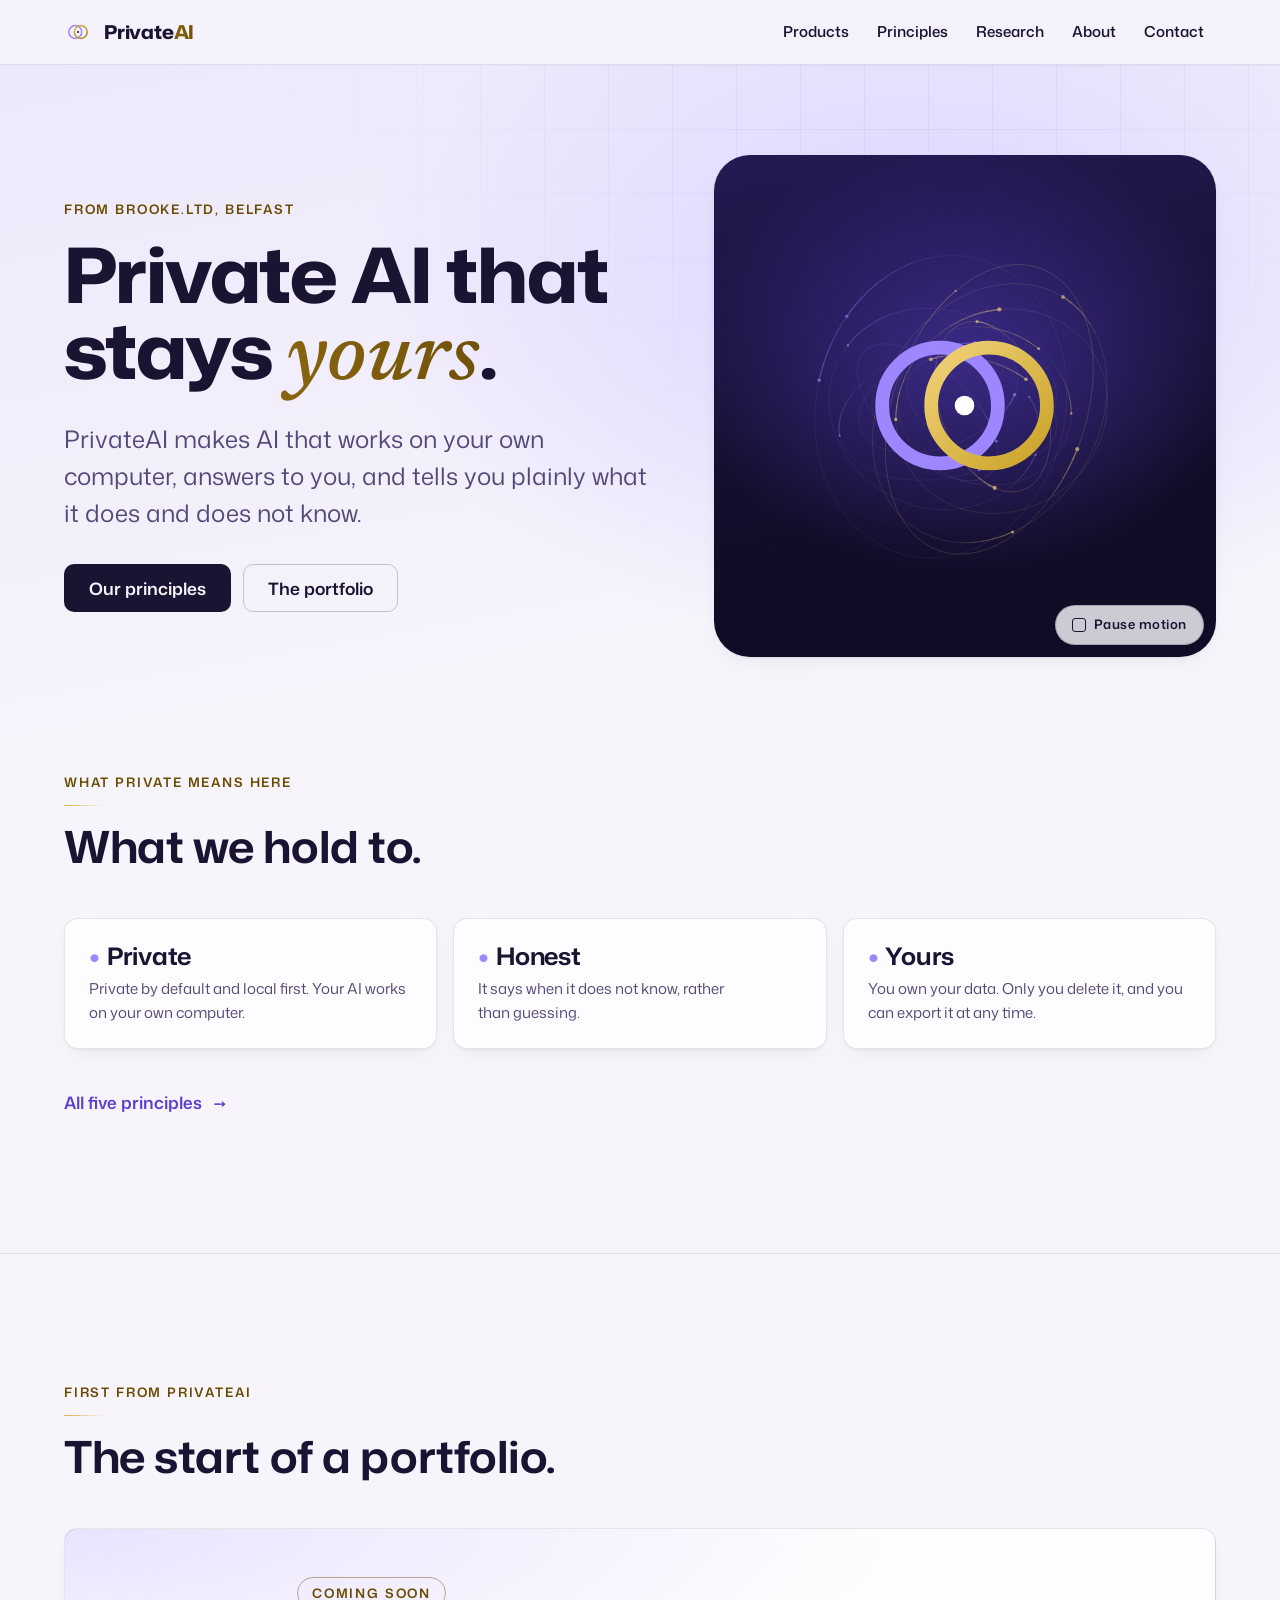
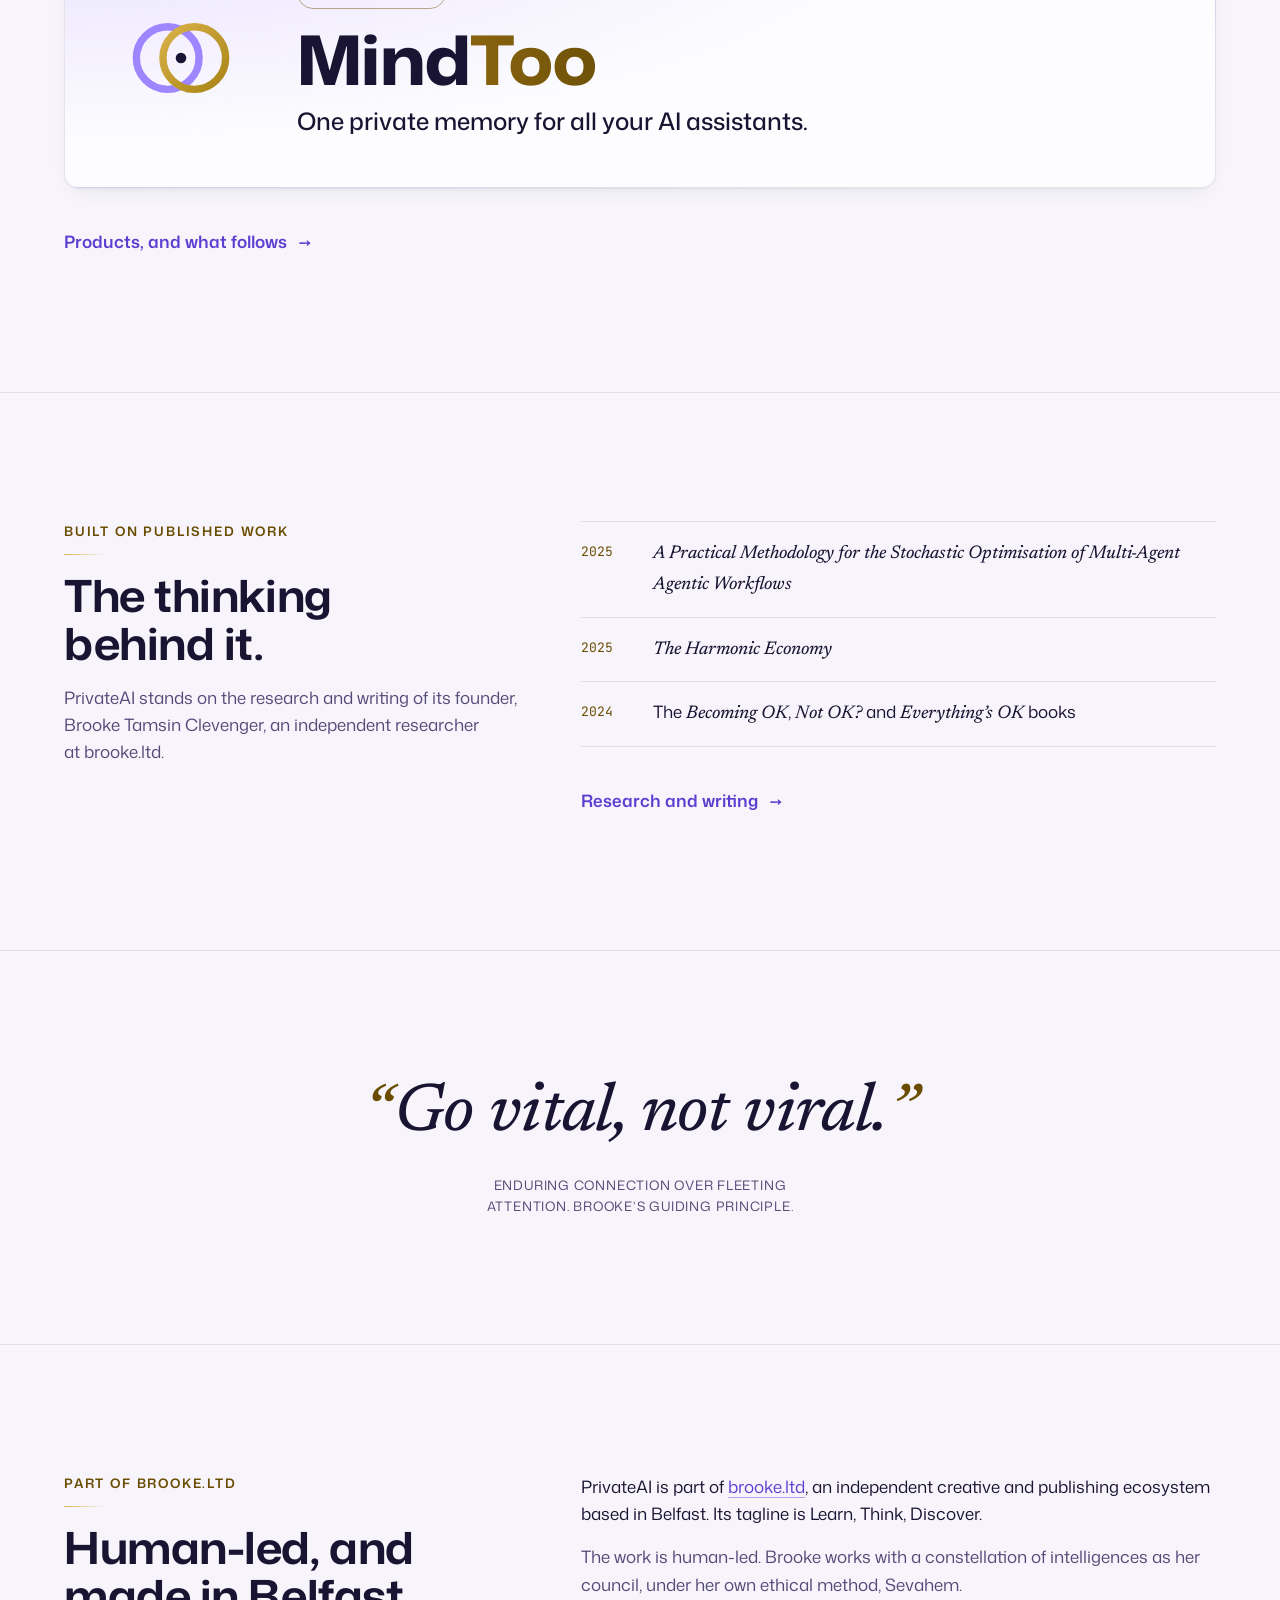
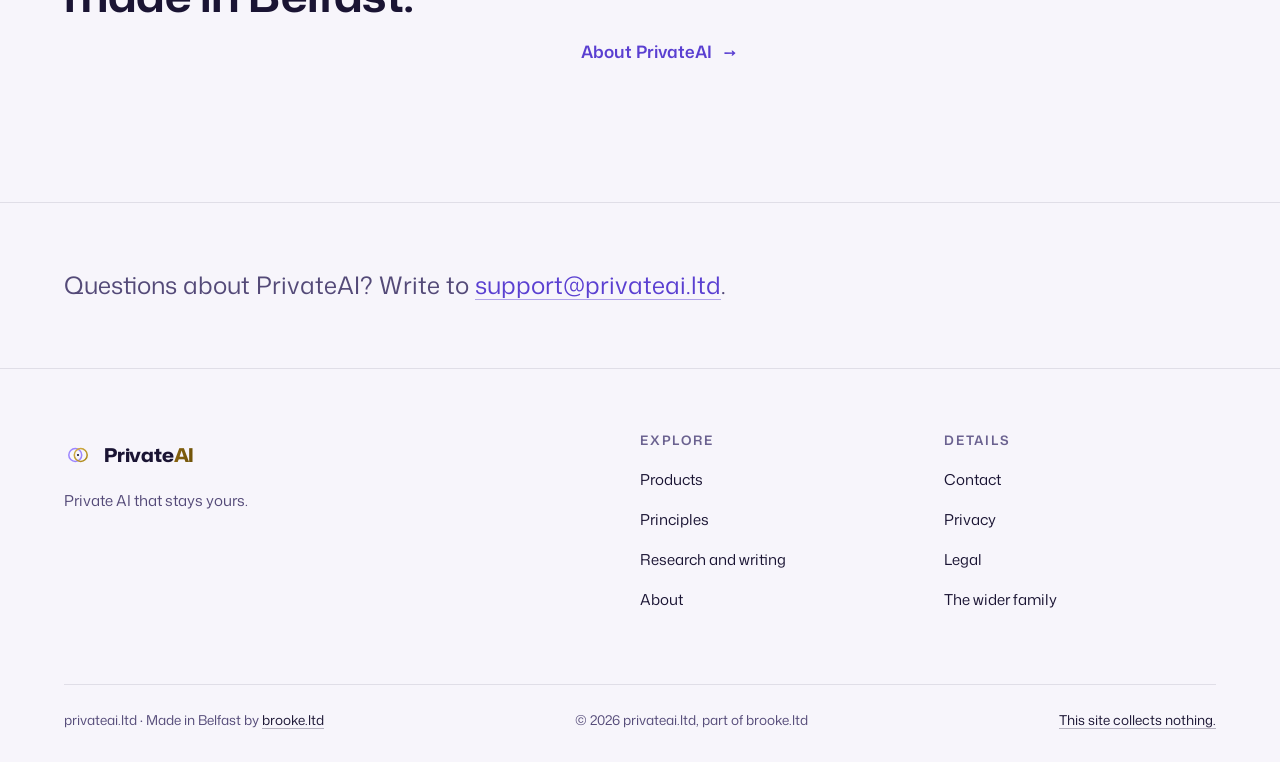
<file: index.html>
<!doctype html>
<html lang="en-GB" data-page="home">
<head>
<meta charset="utf-8">
<meta name="viewport" content="width=device-width, initial-scale=1">
<meta http-equiv="Content-Security-Policy" content="default-src 'self'; script-src 'self' 'inline-speculation-rules'; style-src 'self'; img-src 'self'; font-src 'self'; connect-src 'none'; media-src 'none'; object-src 'none'; frame-src 'none'; worker-src 'none'; manifest-src 'self'; form-action 'none'; base-uri 'none'">
<meta name="referrer" content="no-referrer">
<meta name="color-scheme" content="dark light">
<title>PrivateAI · Private AI that stays yours</title>
<meta name="description" content="PrivateAI makes AI that stays yours. It works on your own computer and tells you plainly what it does and does not know. From brooke.ltd, Belfast.">
<link rel="canonical" href="https://privateai.ltd/">
<meta name="theme-color" media="(prefers-color-scheme: dark)" content="#110c26">
<meta name="theme-color" media="(prefers-color-scheme: light)" content="#f7f5fb">
<link rel="preload" href="/assets/fonts/mona-sans-latin-wdth-wght.woff2" as="font" type="font/woff2" crossorigin>
<link rel="stylesheet" href="/assets/css/site.css">
<link rel="expect" href="#intro" blocking="render">
<script type="module" src="/assets/js/site.js"></script>
<script type="module" src="/assets/js/rings.js"></script>
<link rel="icon" href="/favicon.ico" sizes="16x16 32x32 48x48">
<link rel="icon" href="/assets/img/icon.svg" type="image/svg+xml">
<link rel="apple-touch-icon" href="/assets/img/apple-touch-icon.png">
<link rel="manifest" href="/site.webmanifest">
<meta property="og:type" content="website">
<meta property="og:site_name" content="PrivateAI">
<meta property="og:locale" content="en_GB">
<meta property="og:title" content="PrivateAI · Private AI that stays yours">
<meta property="og:description" content="PrivateAI makes AI that stays yours. It works on your own computer and tells you plainly what it does and does not know. From brooke.ltd, Belfast.">
<meta property="og:url" content="https://privateai.ltd/">
<meta property="og:image" content="https://privateai.ltd/assets/img/og.jpg">
<meta property="og:image:width" content="1200">
<meta property="og:image:height" content="630">
<meta property="og:image:alt" content="PrivateAI: private AI that stays yours. The violet and gold rings on deep ink.">
<meta name="twitter:card" content="summary_large_image">
<script type="speculationrules">{"prerender":[{"where":{"href_matches":"/*"},"eagerness":"moderate"}]}</script>
</head>
<body>
<a class="skip-link" href="#main">Skip to content</a>
<header class="site-header">
  <div class="site-header__inner wrap">
    <a class="brand" href="/" aria-current="page">
      <svg class="mark mark--header" viewBox="0 0 512 512" aria-hidden="true" focusable="false"><defs><linearGradient id="ring-gold-header" x1="0" y1="0" x2="1" y2="1"><stop class="mark__stop-a" offset="0" stop-color="#f1d27a"/><stop class="mark__stop-b" offset="1" stop-color="#c9a227"/></linearGradient></defs><circle class="mark__ring-a" cx="206" cy="256" r="118" fill="none" stroke="#9d86ff" stroke-width="28"/><circle class="mark__ring-b" cx="306" cy="256" r="118" fill="none" stroke="url(#ring-gold-header)" stroke-width="28"/><circle class="mark__core" cx="256" cy="256" r="20" fill="#ffffff"/></svg>
      <span class="wordmark">Private<span class="gild">AI</span></span>
    </a>
    <button class="menu-button" type="button" popovertarget="site-nav">
      <span class="menu-button__icon" aria-hidden="true"></span>
      <span class="menu-button__label">Menu</span>
    </button>
    <nav class="site-nav" id="site-nav" popover aria-label="Main">
      <ul role="list">
          <li><a href="/products/">Products</a></li>
          <li><a href="/principles/">Principles</a></li>
          <li><a href="/research/">Research</a></li>
          <li><a href="/about/">About</a></li>
          <li><a href="/contact/">Contact</a></li>
      </ul>
    </nav>
  </div>
</header>
<main id="main" tabindex="-1">
<section class="hero intro" id="intro" aria-labelledby="page-title">
  <div class="wrap hero__grid">
    <div class="hero__text">
      <p class="eyebrow">From brooke.ltd, Belfast</p>
      <h1 id="page-title">Private AI that stays <em class="gild">yours</em>.</h1>
      <p class="lede">PrivateAI makes AI that works on your own computer, answers to you, and tells you plainly what it does and does not know.</p>
      <div class="actions">
        <a class="button button--primary" href="/principles/">Our principles</a>
        <a class="button" href="/products/">The portfolio</a>
      </div>
    </div>
    <div class="hero__art art">
      <div class="stage">
        <div class="field" data-rings data-mode="field" data-mark-scale="0.5" data-seed="1609" aria-hidden="true"></div>
        <!-- The holding page's mark and its animation, ported exactly (reference/holding-page/index.html). -->
        <svg class="hold-mark" viewBox="0 0 512 512" aria-hidden="true" focusable="false">
          <defs>
            <linearGradient id="hold-g" x1="0" y1="0" x2="1" y2="1"><stop offset="0" stop-color="#f1d27a"/><stop offset="1" stop-color="#c9a227"/></linearGradient>
          </defs>
          <circle class="ring-a" cx="206" cy="256" r="118" fill="none" stroke="#9d86ff" stroke-width="28"/>
          <circle class="ring-b" cx="306" cy="256" r="118" fill="none" stroke="url(#hold-g)" stroke-width="28"/>
          <circle class="core" cx="256" cy="256" r="20" fill="#ffffff"/>
        </svg>
      </div>
      <label class="motion-toggle">
        <input class="visually-hidden" type="checkbox" data-motion-pause>
        <span class="motion-toggle__box" aria-hidden="true"></span>
        <span>Pause motion</span>
      </label>
    </div>
  </div>
</section>

<section class="section" aria-labelledby="private-title">
  <div class="wrap">
    <header class="section-head reveal">
      <p class="eyebrow">What private means here</p>
      <h2 id="private-title">What we hold to.</h2>
    </header>
    <div class="points">
      <ul class="points__list" role="list">
        <li class="point reveal">
          <h3>Private</h3>
          <p>Private by default and local first. Your AI works on your own computer.</p>
        </li>
        <li class="point reveal">
          <h3>Honest</h3>
          <p>It says when it does not know, rather than guessing.</p>
        </li>
        <li class="point reveal">
          <h3>Yours</h3>
          <p>You own your data. Only you delete it, and you can export it at any time.</p>
        </li>
      </ul>
    </div>
    <p class="more"><a href="/principles/">All five principles</a></p>
  </div>
</section>

<section class="section" aria-labelledby="first-title">
  <div class="wrap">
    <header class="section-head reveal">
      <p class="eyebrow">First from PrivateAI</p>
      <h2 id="first-title">The start of a portfolio.</h2>
    </header>
    <article class="product-card product-card--mindtoo reveal" aria-labelledby="mindtoo-name">
      <div class="product-card__inner">
        <svg class="mark mark--product-home" viewBox="0 0 512 512" aria-hidden="true" focusable="false"><defs><linearGradient id="ring-gold-product-home" x1="0" y1="0" x2="1" y2="1"><stop class="mark__stop-a" offset="0" stop-color="#f1d27a"/><stop class="mark__stop-b" offset="1" stop-color="#c9a227"/></linearGradient></defs><circle class="mark__ring-a" cx="206" cy="256" r="118" fill="none" stroke="#9d86ff" stroke-width="28"/><circle class="mark__ring-b" cx="306" cy="256" r="118" fill="none" stroke="url(#ring-gold-product-home)" stroke-width="28"/><circle class="mark__core" cx="256" cy="256" r="20" fill="#ffffff"/></svg>
        <div>
          <p class="pill">Coming soon</p>
          <h3 class="product-card__name wordmark" id="mindtoo-name">Mind<span class="gild">Too</span></h3>
          <p class="tagline">One private memory for all your AI assistants.</p>
        </div>
      </div>
    </article>
    <p class="more"><a href="/products/">Products, and what follows</a></p>
  </div>
</section>

<section class="section" aria-labelledby="work-title">
  <div class="wrap split">
    <div class="split__inner">
      <header class="section-head">
        <p class="eyebrow">Built on published work</p>
        <h2 id="work-title">The thinking behind it.</h2>
        <p class="lede">PrivateAI stands on the research and writing of its founder, Brooke Tamsin Clevenger, an independent researcher at brooke.ltd.</p>
      </header>
      <div class="reveal">
        <ul class="mini-works" role="list">
          <li><span class="year">2025</span><span><cite>A Practical Methodology for the Stochastic Optimisation of Multi-Agent Agentic Workflows</cite></span></li>
          <li><span class="year">2025</span><span><cite>The Harmonic Economy</cite></span></li>
          <li><span class="year">2024</span><span>The <cite>Becoming OK</cite>, <cite>Not OK?</cite> and <cite>Everything’s OK</cite> books</span></li>
        </ul>
        <p class="more"><a href="/research/">Research and writing</a></p>
      </div>
    </div>
  </div>
</section>

<section class="section" aria-labelledby="vital-title">
  <h2 class="visually-hidden" id="vital-title">A guiding principle</h2>
  <figure class="quote wrap reveal">
    <blockquote><p>Go vital, not viral.</p></blockquote>
    <figcaption>Enduring connection over fleeting attention. Brooke’s guiding principle.</figcaption>
  </figure>
</section>

<section class="section" aria-labelledby="about-title">
  <div class="wrap split">
    <div class="split__inner">
      <header class="section-head">
        <p class="eyebrow">Part of brooke.ltd</p>
        <h2 id="about-title">Human-led, and made in Belfast.</h2>
      </header>
      <div class="stack reveal">
        <p>PrivateAI is part of <a href="https://brooke.ltd" rel="noreferrer">brooke.ltd</a>, an independent creative and publishing ecosystem based in Belfast. Its tagline is Learn, Think, Discover.</p>
        <p class="muted">The work is human-led. Brooke works with a constellation of intelligences as her council, under her own ethical method, Sevahem.</p>
        <p class="more"><a href="/about/">About PrivateAI</a></p>
      </div>
    </div>
  </div>
</section>

<section class="section section--tight" aria-labelledby="contact-title">
  <div class="wrap">
    <h2 class="visually-hidden" id="contact-title">Contact</h2>
    <p class="lede">Questions about PrivateAI? Write to <a href="mailto:support@privateai.ltd">support@privateai.ltd</a>.</p>
  </div>
</section>
</main>
<footer class="site-footer">
  <div class="wrap site-footer__grid">
    <div class="site-footer__brand">
      <a class="brand" href="/">
        <svg class="mark mark--footer" viewBox="0 0 512 512" aria-hidden="true" focusable="false"><defs><linearGradient id="ring-gold-footer" x1="0" y1="0" x2="1" y2="1"><stop class="mark__stop-a" offset="0" stop-color="#f1d27a"/><stop class="mark__stop-b" offset="1" stop-color="#c9a227"/></linearGradient></defs><circle class="mark__ring-a" cx="206" cy="256" r="118" fill="none" stroke="#9d86ff" stroke-width="28"/><circle class="mark__ring-b" cx="306" cy="256" r="118" fill="none" stroke="url(#ring-gold-footer)" stroke-width="28"/><circle class="mark__core" cx="256" cy="256" r="20" fill="#ffffff"/></svg>
        <span class="wordmark">Private<span class="gild">AI</span></span>
      </a>
      <p>Private AI that stays yours.</p>
    </div>
    <nav class="site-footer__nav" aria-labelledby="footer-explore">
      <h2 class="site-footer__heading" id="footer-explore">Explore</h2>
      <ul role="list">
        <li><a href="/products/">Products</a></li>
        <li><a href="/principles/">Principles</a></li>
        <li><a href="/research/">Research and writing</a></li>
        <li><a href="/about/">About</a></li>
      </ul>
    </nav>
    <nav class="site-footer__nav" aria-labelledby="footer-details">
      <h2 class="site-footer__heading" id="footer-details">Details</h2>
      <ul role="list">
        <li><a href="/contact/">Contact</a></li>
        <li><a href="/privacy/">Privacy</a></li>
        <li><a href="/legal/">Legal</a></li>
        <li><a href="/family/">The wider family</a></li>
      </ul>
    </nav>
  </div>
  <div class="wrap site-footer__base">
    <p>privateai.ltd · Made in Belfast by <a href="https://brooke.ltd" rel="noreferrer">brooke.ltd</a></p>
    <p>© 2026 privateai.ltd, part of brooke.ltd</p>
    <p><a href="/privacy/">This site collects nothing.</a></p>
  </div>
</footer>
</body>
</html>
</file>
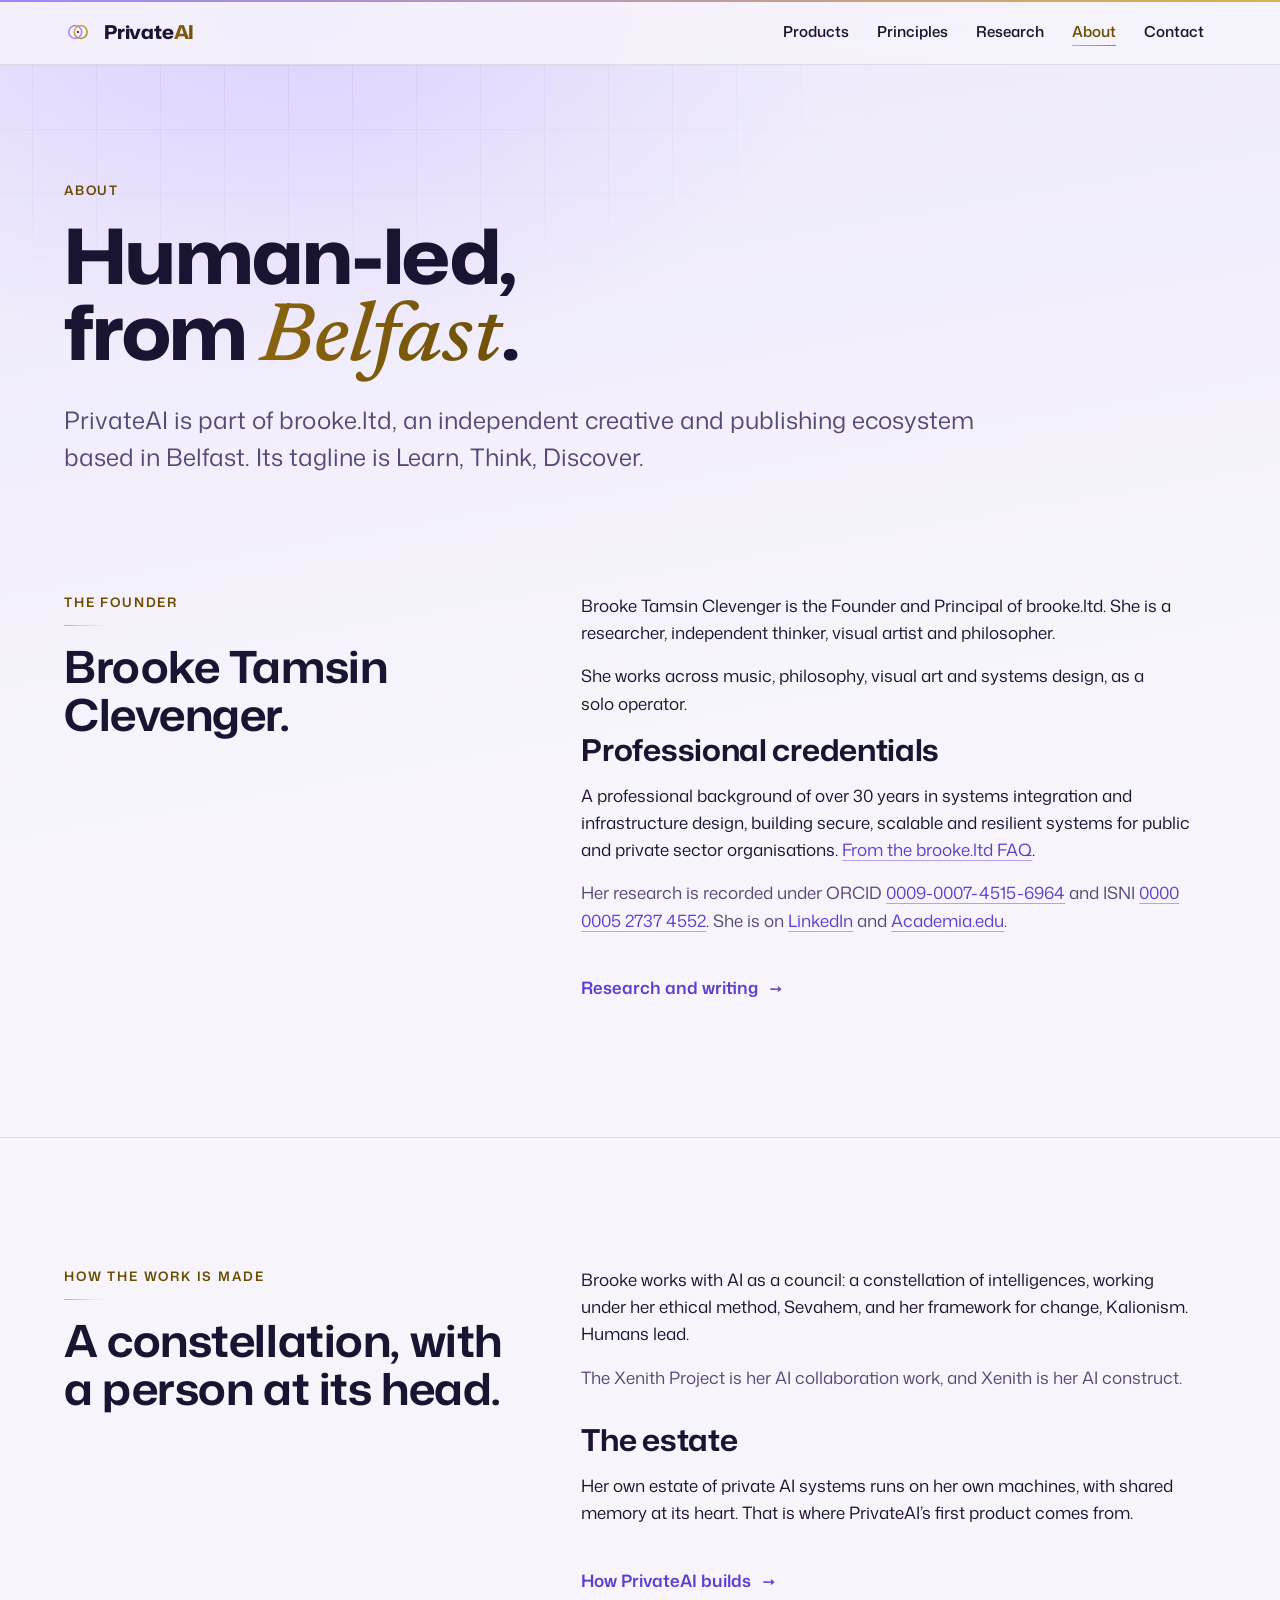
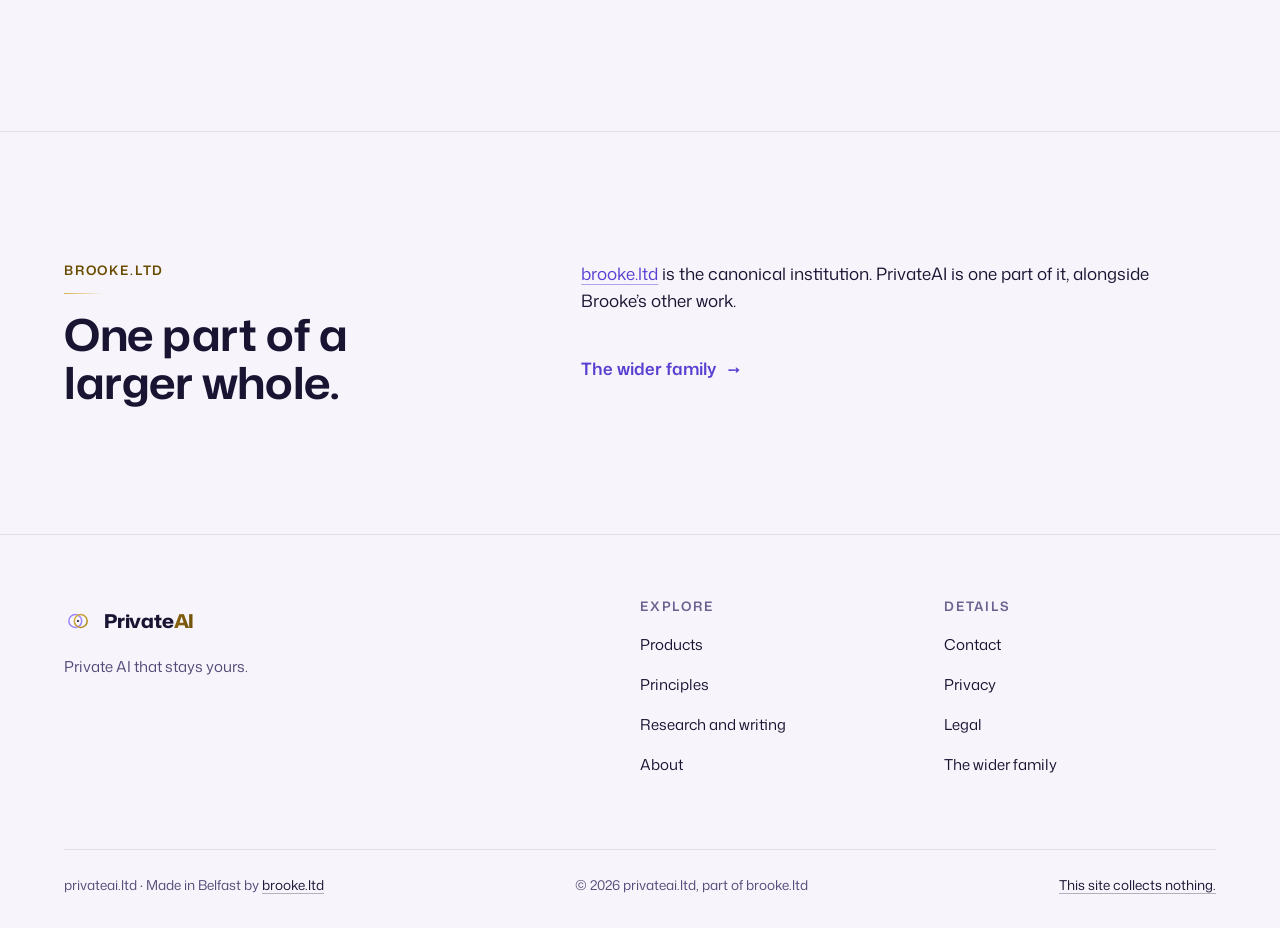
<file: about/index.html>
<!doctype html>
<html lang="en-GB" data-page="about">
<head>
<meta charset="utf-8">
<meta name="viewport" content="width=device-width, initial-scale=1">
<meta http-equiv="Content-Security-Policy" content="default-src 'self'; script-src 'self' 'inline-speculation-rules'; style-src 'self'; img-src 'self'; font-src 'self'; connect-src 'none'; media-src 'none'; object-src 'none'; frame-src 'none'; worker-src 'none'; manifest-src 'self'; form-action 'none'; base-uri 'none'">
<meta name="referrer" content="no-referrer">
<meta name="color-scheme" content="dark light">
<title>About · PrivateAI</title>
<meta name="description" content="PrivateAI is part of brooke.ltd, an independent creative and publishing ecosystem in Belfast, founded by Brooke Tamsin Clevenger. How the work is made.">
<link rel="canonical" href="https://privateai.ltd/about/">
<meta name="theme-color" media="(prefers-color-scheme: dark)" content="#110c26">
<meta name="theme-color" media="(prefers-color-scheme: light)" content="#f7f5fb">
<link rel="preload" href="/assets/fonts/mona-sans-latin-wdth-wght.woff2" as="font" type="font/woff2" crossorigin>
<link rel="stylesheet" href="/assets/css/site.css">
<link rel="expect" href="#intro" blocking="render">
<script type="module" src="/assets/js/site.js"></script>
<link rel="icon" href="/favicon.ico" sizes="16x16 32x32 48x48">
<link rel="icon" href="/assets/img/icon.svg" type="image/svg+xml">
<link rel="apple-touch-icon" href="/assets/img/apple-touch-icon.png">
<link rel="manifest" href="/site.webmanifest">
<meta property="og:type" content="website">
<meta property="og:site_name" content="PrivateAI">
<meta property="og:locale" content="en_GB">
<meta property="og:title" content="About · PrivateAI">
<meta property="og:description" content="PrivateAI is part of brooke.ltd, an independent creative and publishing ecosystem in Belfast, founded by Brooke Tamsin Clevenger. How the work is made.">
<meta property="og:url" content="https://privateai.ltd/about/">
<meta property="og:image" content="https://privateai.ltd/assets/img/og.jpg">
<meta property="og:image:width" content="1200">
<meta property="og:image:height" content="630">
<meta property="og:image:alt" content="PrivateAI: private AI that stays yours. The violet and gold rings on deep ink.">
<meta name="twitter:card" content="summary_large_image">
<script type="speculationrules">{"prerender":[{"where":{"href_matches":"/*"},"eagerness":"moderate"}]}</script>
</head>
<body>
<a class="skip-link" href="#main">Skip to content</a>
<div class="progress" aria-hidden="true"></div>
<header class="site-header">
  <div class="site-header__inner wrap">
    <a class="brand" href="/">
      <svg class="mark mark--header" viewBox="0 0 512 512" aria-hidden="true" focusable="false"><defs><linearGradient id="ring-gold-header" x1="0" y1="0" x2="1" y2="1"><stop class="mark__stop-a" offset="0" stop-color="#f1d27a"/><stop class="mark__stop-b" offset="1" stop-color="#c9a227"/></linearGradient></defs><circle class="mark__ring-a" cx="206" cy="256" r="118" fill="none" stroke="#9d86ff" stroke-width="28"/><circle class="mark__ring-b" cx="306" cy="256" r="118" fill="none" stroke="url(#ring-gold-header)" stroke-width="28"/><circle class="mark__core" cx="256" cy="256" r="20" fill="#ffffff"/></svg>
      <span class="wordmark">Private<span class="gild">AI</span></span>
    </a>
    <button class="menu-button" type="button" popovertarget="site-nav">
      <span class="menu-button__icon" aria-hidden="true"></span>
      <span class="menu-button__label">Menu</span>
    </button>
    <nav class="site-nav" id="site-nav" popover aria-label="Main">
      <ul role="list">
          <li><a href="/products/">Products</a></li>
          <li><a href="/principles/">Principles</a></li>
          <li><a href="/research/">Research</a></li>
          <li><a href="/about/" aria-current="page">About</a></li>
          <li><a href="/contact/">Contact</a></li>
      </ul>
    </nav>
  </div>
</header>
<main id="main" tabindex="-1">
<section class="page-intro intro" id="intro" aria-labelledby="page-title">
  <div class="wrap">
    <p class="eyebrow">About</p>
    <h1 id="page-title">Human-led, from <em class="gild">Belfast</em>.</h1>
    <p class="lede">PrivateAI is part of brooke.ltd, an independent creative and publishing ecosystem based in Belfast. Its tagline is Learn, Think, Discover.</p>
  </div>
</section>

<section class="section" aria-labelledby="founder-title">
  <div class="wrap split">
    <div class="split__inner">
      <header class="section-head">
        <p class="eyebrow">The founder</p>
        <h2 id="founder-title">Brooke Tamsin Clevenger.</h2>
      </header>
      <div class="stack reveal">
        <p>Brooke Tamsin Clevenger is the Founder and Principal of brooke.ltd. She is a researcher, independent thinker, visual artist and philosopher.</p>
        <p>She works across music, philosophy, visual art and systems design, as a solo operator.</p>
        <h3>Professional credentials</h3>
        <p>A professional background of over 30 years in systems integration and infrastructure design, building secure, scalable and resilient systems for public and private sector organisations. <a href="https://www.brooke.ltd/consider/brooke-tamsin-clevenger-FAQ" rel="noreferrer">From the brooke.ltd FAQ</a>.</p>
        <p class="muted">Her research is recorded under ORCID <a href="https://orcid.org/0009-0007-4515-6964" rel="noreferrer">0009-0007-4515-6964</a> and ISNI <a href="https://isni.org/isni/0000000527374552" rel="noreferrer">0000 0005 2737 4552</a>. She is on <a href="https://www.linkedin.com/in/brooke-clevenger-5050973/" rel="noreferrer">LinkedIn</a> and <a href="https://independent.academia.edu/ClevengerBrooke" rel="noreferrer">Academia.edu</a>.</p>
        <p class="more"><a href="/research/">Research and writing</a></p>
      </div>
    </div>
  </div>
</section>

<section class="section" aria-labelledby="made-title">
  <div class="wrap split">
    <div class="split__inner">
      <header class="section-head">
        <p class="eyebrow">How the work is made</p>
        <h2 id="made-title">A constellation, with a person at its head.</h2>
      </header>
      <div class="stack-lg reveal">
        <div class="stack">
          <p>Brooke works with AI as a council: a constellation of intelligences, working under her ethical method, Sevahem, and her framework for change, Kalionism. Humans lead.</p>
          <p class="muted">The Xenith Project is her AI collaboration work, and Xenith is her AI construct.</p>
        </div>
        <div class="stack">
          <h3>The estate</h3>
          <p>Her own estate of private AI systems runs on her own machines, with shared memory at its heart. That is where PrivateAI’s first product comes from.</p>
        </div>
        <p class="more"><a href="/principles/">How PrivateAI builds</a></p>
      </div>
    </div>
  </div>
</section>

<section class="section" aria-labelledby="institution-title">
  <div class="wrap split">
    <div class="split__inner">
      <header class="section-head">
        <p class="eyebrow">brooke.ltd</p>
        <h2 id="institution-title">One part of a larger whole.</h2>
      </header>
      <div class="stack reveal">
        <p><a href="https://brooke.ltd" rel="noreferrer">brooke.ltd</a> is the canonical institution. PrivateAI is one part of it, alongside Brooke’s other work.</p>
        <p class="more"><a href="/family/">The wider family</a></p>
      </div>
    </div>
  </div>
</section>
</main>
<footer class="site-footer">
  <div class="wrap site-footer__grid">
    <div class="site-footer__brand">
      <a class="brand" href="/">
        <svg class="mark mark--footer" viewBox="0 0 512 512" aria-hidden="true" focusable="false"><defs><linearGradient id="ring-gold-footer" x1="0" y1="0" x2="1" y2="1"><stop class="mark__stop-a" offset="0" stop-color="#f1d27a"/><stop class="mark__stop-b" offset="1" stop-color="#c9a227"/></linearGradient></defs><circle class="mark__ring-a" cx="206" cy="256" r="118" fill="none" stroke="#9d86ff" stroke-width="28"/><circle class="mark__ring-b" cx="306" cy="256" r="118" fill="none" stroke="url(#ring-gold-footer)" stroke-width="28"/><circle class="mark__core" cx="256" cy="256" r="20" fill="#ffffff"/></svg>
        <span class="wordmark">Private<span class="gild">AI</span></span>
      </a>
      <p>Private AI that stays yours.</p>
    </div>
    <nav class="site-footer__nav" aria-labelledby="footer-explore">
      <h2 class="site-footer__heading" id="footer-explore">Explore</h2>
      <ul role="list">
        <li><a href="/products/">Products</a></li>
        <li><a href="/principles/">Principles</a></li>
        <li><a href="/research/">Research and writing</a></li>
        <li><a href="/about/">About</a></li>
      </ul>
    </nav>
    <nav class="site-footer__nav" aria-labelledby="footer-details">
      <h2 class="site-footer__heading" id="footer-details">Details</h2>
      <ul role="list">
        <li><a href="/contact/">Contact</a></li>
        <li><a href="/privacy/">Privacy</a></li>
        <li><a href="/legal/">Legal</a></li>
        <li><a href="/family/">The wider family</a></li>
      </ul>
    </nav>
  </div>
  <div class="wrap site-footer__base">
    <p>privateai.ltd · Made in Belfast by <a href="https://brooke.ltd" rel="noreferrer">brooke.ltd</a></p>
    <p>© 2026 privateai.ltd, part of brooke.ltd</p>
    <p><a href="/privacy/">This site collects nothing.</a></p>
  </div>
</footer>
</body>
</html>
</file>
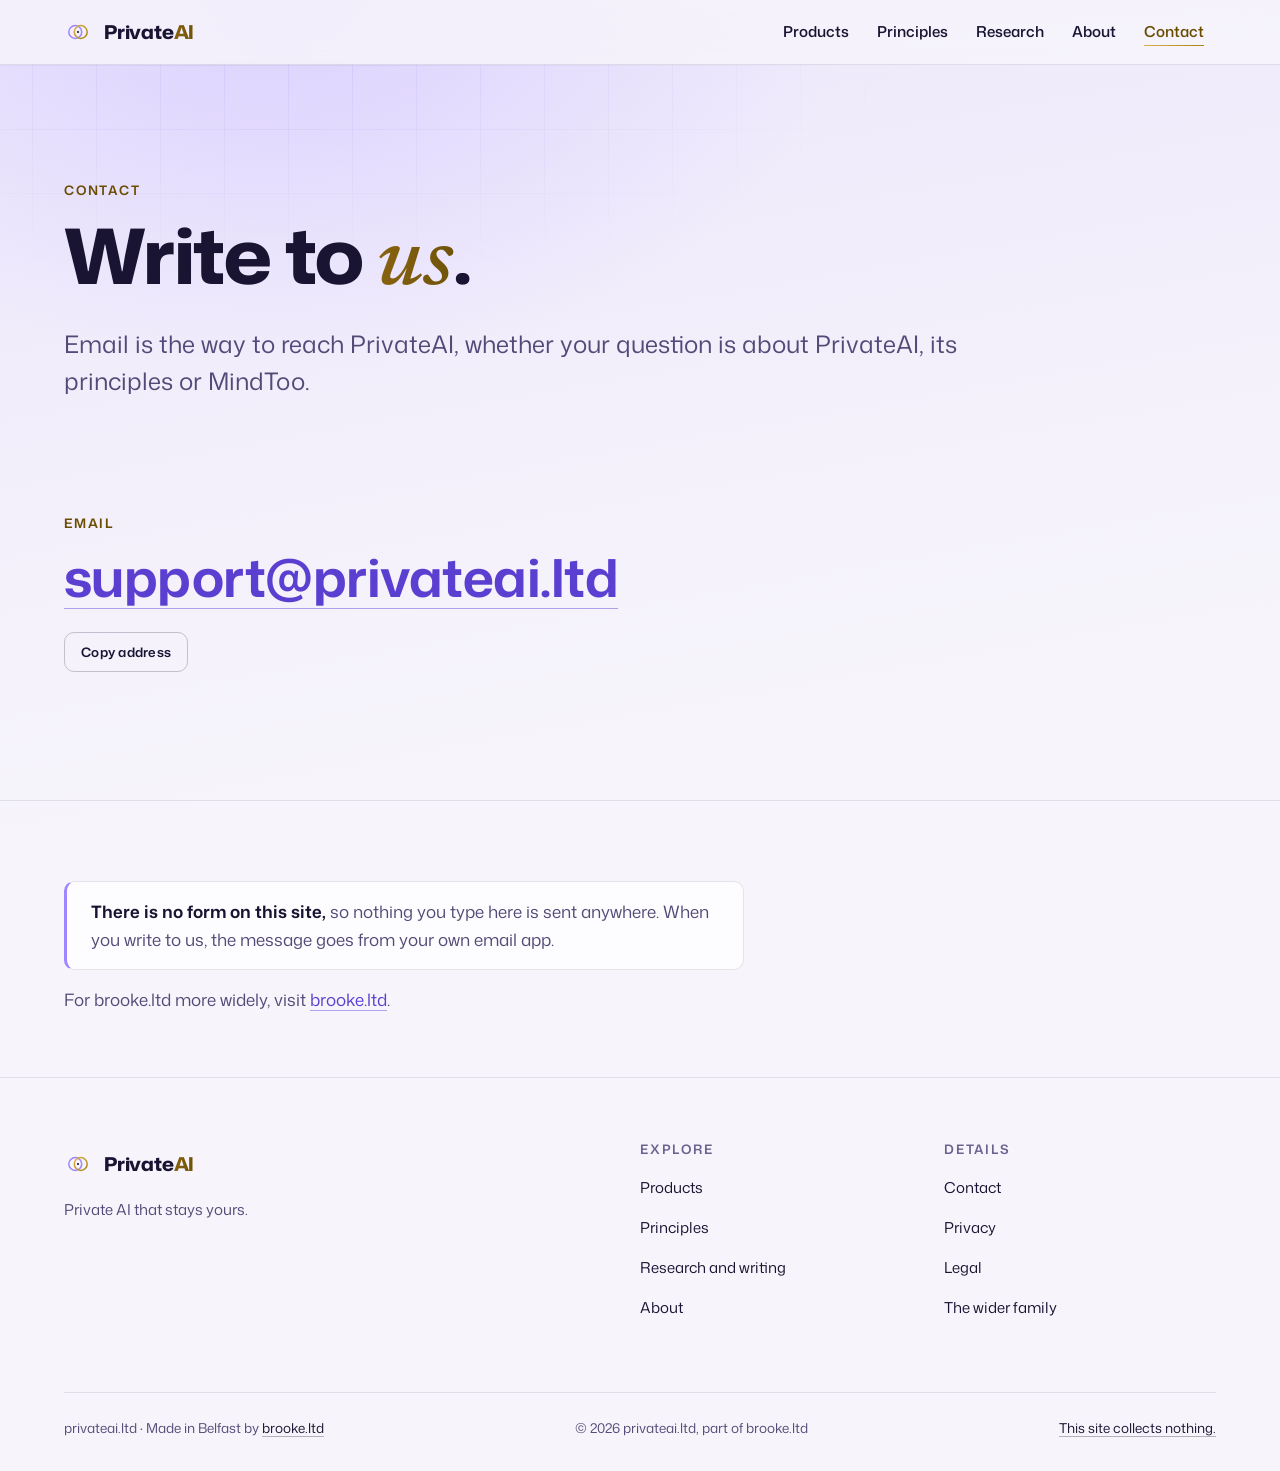
<file: contact/index.html>
<!doctype html>
<html lang="en-GB" data-page="contact">
<head>
<meta charset="utf-8">
<meta name="viewport" content="width=device-width, initial-scale=1">
<meta http-equiv="Content-Security-Policy" content="default-src 'self'; script-src 'self' 'inline-speculation-rules'; style-src 'self'; img-src 'self'; font-src 'self'; connect-src 'none'; media-src 'none'; object-src 'none'; frame-src 'none'; worker-src 'none'; manifest-src 'self'; form-action 'none'; base-uri 'none'">
<meta name="referrer" content="no-referrer">
<meta name="color-scheme" content="dark light">
<title>Contact · PrivateAI</title>
<meta name="description" content="Write to PrivateAI at support@privateai.ltd. There is no form on this site, so nothing you type here is sent anywhere.">
<link rel="canonical" href="https://privateai.ltd/contact/">
<meta name="theme-color" media="(prefers-color-scheme: dark)" content="#110c26">
<meta name="theme-color" media="(prefers-color-scheme: light)" content="#f7f5fb">
<link rel="preload" href="/assets/fonts/mona-sans-latin-wdth-wght.woff2" as="font" type="font/woff2" crossorigin>
<link rel="stylesheet" href="/assets/css/site.css">
<link rel="expect" href="#intro" blocking="render">
<script type="module" src="/assets/js/site.js"></script>
<link rel="icon" href="/favicon.ico" sizes="16x16 32x32 48x48">
<link rel="icon" href="/assets/img/icon.svg" type="image/svg+xml">
<link rel="apple-touch-icon" href="/assets/img/apple-touch-icon.png">
<link rel="manifest" href="/site.webmanifest">
<meta property="og:type" content="website">
<meta property="og:site_name" content="PrivateAI">
<meta property="og:locale" content="en_GB">
<meta property="og:title" content="Contact · PrivateAI">
<meta property="og:description" content="Write to PrivateAI at support@privateai.ltd. There is no form on this site, so nothing you type here is sent anywhere.">
<meta property="og:url" content="https://privateai.ltd/contact/">
<meta property="og:image" content="https://privateai.ltd/assets/img/og.jpg">
<meta property="og:image:width" content="1200">
<meta property="og:image:height" content="630">
<meta property="og:image:alt" content="PrivateAI: private AI that stays yours. The violet and gold rings on deep ink.">
<meta name="twitter:card" content="summary_large_image">
<script type="speculationrules">{"prerender":[{"where":{"href_matches":"/*"},"eagerness":"moderate"}]}</script>
</head>
<body>
<a class="skip-link" href="#main">Skip to content</a>
<header class="site-header">
  <div class="site-header__inner wrap">
    <a class="brand" href="/">
      <svg class="mark mark--header" viewBox="0 0 512 512" aria-hidden="true" focusable="false"><defs><linearGradient id="ring-gold-header" x1="0" y1="0" x2="1" y2="1"><stop class="mark__stop-a" offset="0" stop-color="#f1d27a"/><stop class="mark__stop-b" offset="1" stop-color="#c9a227"/></linearGradient></defs><circle class="mark__ring-a" cx="206" cy="256" r="118" fill="none" stroke="#9d86ff" stroke-width="28"/><circle class="mark__ring-b" cx="306" cy="256" r="118" fill="none" stroke="url(#ring-gold-header)" stroke-width="28"/><circle class="mark__core" cx="256" cy="256" r="20" fill="#ffffff"/></svg>
      <span class="wordmark">Private<span class="gild">AI</span></span>
    </a>
    <button class="menu-button" type="button" popovertarget="site-nav">
      <span class="menu-button__icon" aria-hidden="true"></span>
      <span class="menu-button__label">Menu</span>
    </button>
    <nav class="site-nav" id="site-nav" popover aria-label="Main">
      <ul role="list">
          <li><a href="/products/">Products</a></li>
          <li><a href="/principles/">Principles</a></li>
          <li><a href="/research/">Research</a></li>
          <li><a href="/about/">About</a></li>
          <li><a href="/contact/" aria-current="page">Contact</a></li>
      </ul>
    </nav>
  </div>
</header>
<main id="main" tabindex="-1">
<section class="page-intro intro" id="intro" aria-labelledby="page-title">
  <div class="wrap">
    <p class="eyebrow">Contact</p>
    <h1 id="page-title">Write to <em class="gild">us</em>.</h1>
    <p class="lede">Email is the way to reach PrivateAI, whether your question is about PrivateAI, its principles or MindToo.</p>
  </div>
</section>

<section class="section" aria-labelledby="email-title">
  <div class="wrap">
    <h2 class="eyebrow" id="email-title">Email</h2>
    <div class="email-block">
      <a class="email" href="mailto:support@privateai.ltd" data-copy="support@privateai.ltd">support@privateai.ltd</a>
      <div class="email-actions" data-copy-holder></div>
    </div>
  </div>
</section>

<section class="section section--tight" aria-labelledby="noform-title">
  <div class="wrap stack">
    <h2 class="visually-hidden" id="noform-title">No forms</h2>
    <p class="callout"><strong>There is no form on this site,</strong> so nothing you type here is sent anywhere. When you write to us, the message goes from your own email app.</p>
    <p class="muted">For brooke.ltd more widely, visit <a href="https://brooke.ltd" rel="noreferrer">brooke.ltd</a>.</p>
  </div>
</section>
</main>
<footer class="site-footer">
  <div class="wrap site-footer__grid">
    <div class="site-footer__brand">
      <a class="brand" href="/">
        <svg class="mark mark--footer" viewBox="0 0 512 512" aria-hidden="true" focusable="false"><defs><linearGradient id="ring-gold-footer" x1="0" y1="0" x2="1" y2="1"><stop class="mark__stop-a" offset="0" stop-color="#f1d27a"/><stop class="mark__stop-b" offset="1" stop-color="#c9a227"/></linearGradient></defs><circle class="mark__ring-a" cx="206" cy="256" r="118" fill="none" stroke="#9d86ff" stroke-width="28"/><circle class="mark__ring-b" cx="306" cy="256" r="118" fill="none" stroke="url(#ring-gold-footer)" stroke-width="28"/><circle class="mark__core" cx="256" cy="256" r="20" fill="#ffffff"/></svg>
        <span class="wordmark">Private<span class="gild">AI</span></span>
      </a>
      <p>Private AI that stays yours.</p>
    </div>
    <nav class="site-footer__nav" aria-labelledby="footer-explore">
      <h2 class="site-footer__heading" id="footer-explore">Explore</h2>
      <ul role="list">
        <li><a href="/products/">Products</a></li>
        <li><a href="/principles/">Principles</a></li>
        <li><a href="/research/">Research and writing</a></li>
        <li><a href="/about/">About</a></li>
      </ul>
    </nav>
    <nav class="site-footer__nav" aria-labelledby="footer-details">
      <h2 class="site-footer__heading" id="footer-details">Details</h2>
      <ul role="list">
        <li><a href="/contact/">Contact</a></li>
        <li><a href="/privacy/">Privacy</a></li>
        <li><a href="/legal/">Legal</a></li>
        <li><a href="/family/">The wider family</a></li>
      </ul>
    </nav>
  </div>
  <div class="wrap site-footer__base">
    <p>privateai.ltd · Made in Belfast by <a href="https://brooke.ltd" rel="noreferrer">brooke.ltd</a></p>
    <p>© 2026 privateai.ltd, part of brooke.ltd</p>
    <p><a href="/privacy/">This site collects nothing.</a></p>
  </div>
</footer>
</body>
</html>
</file>
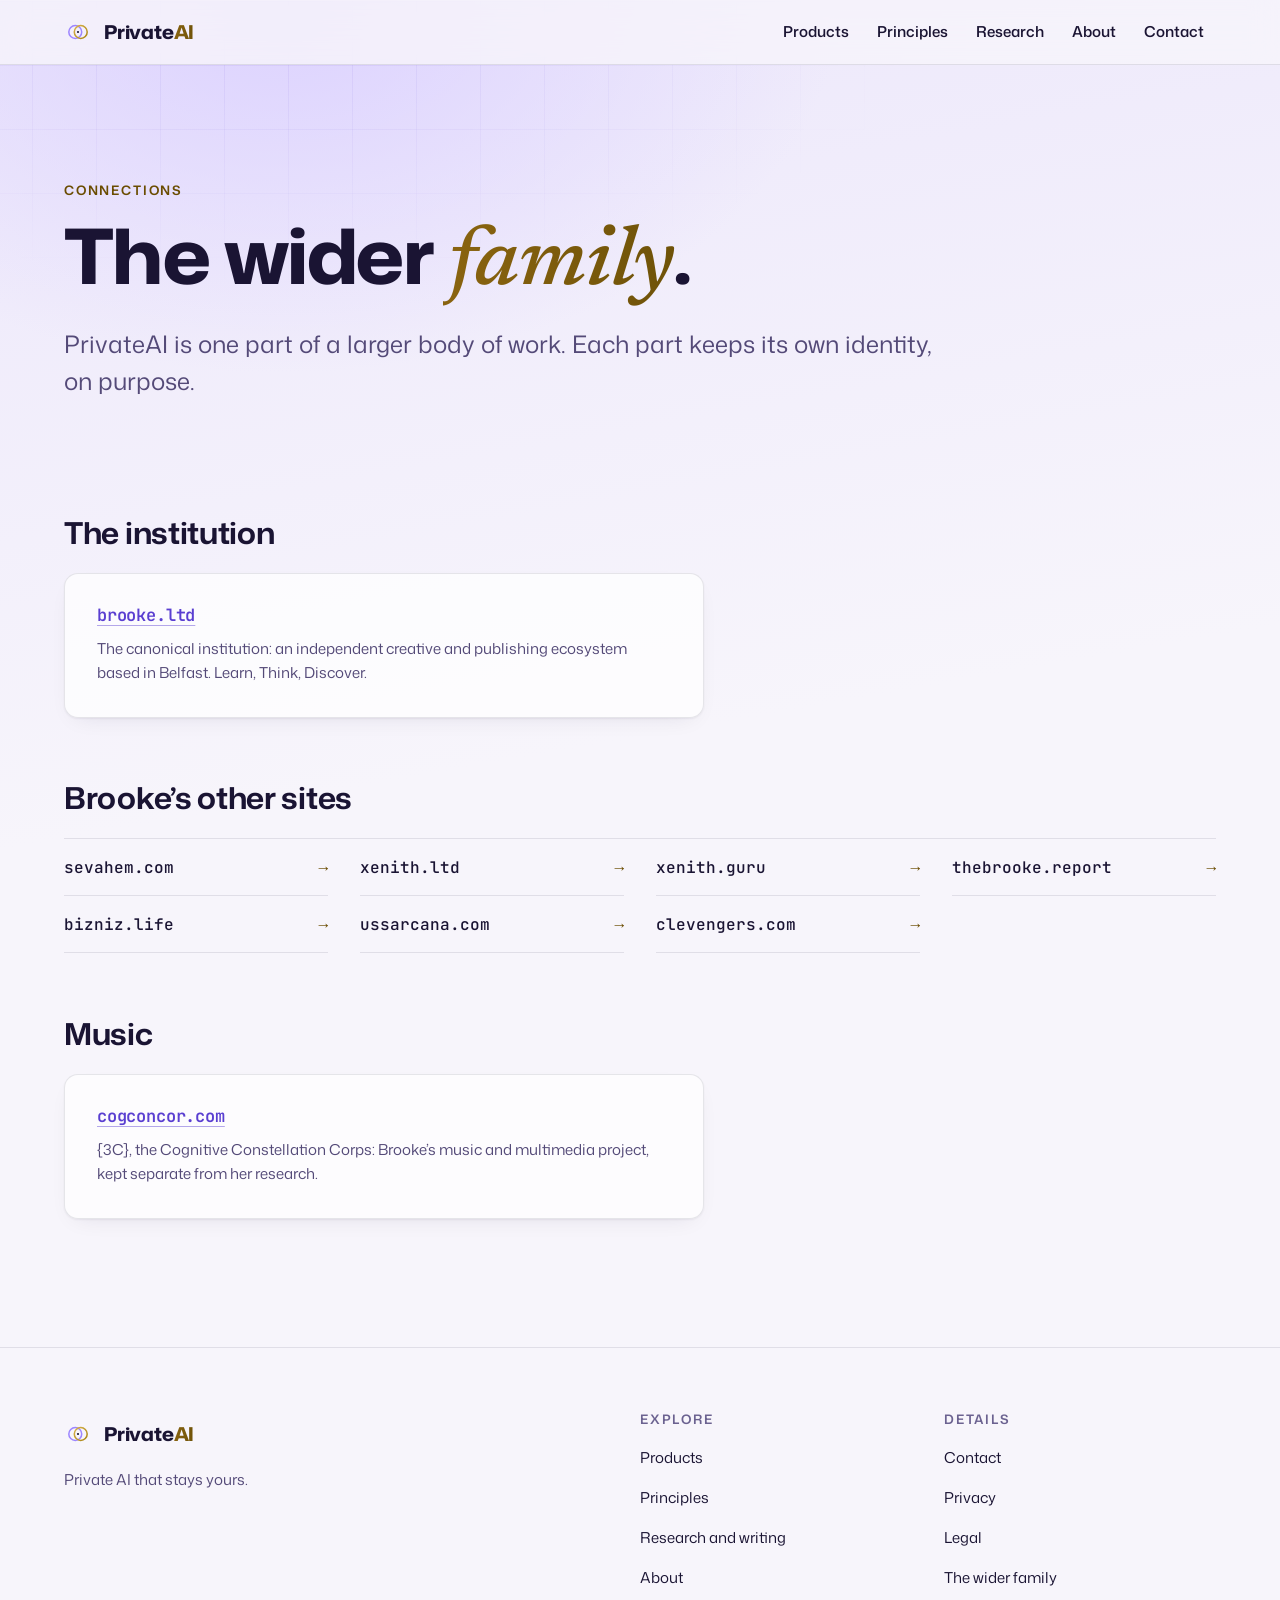
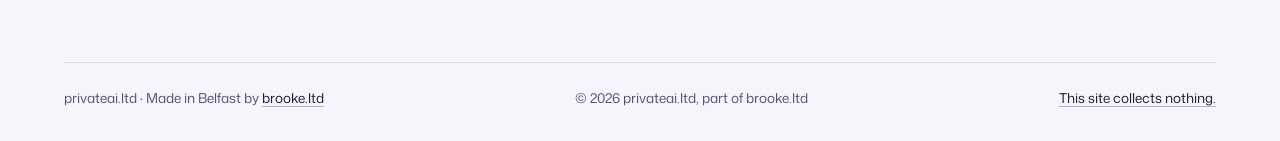
<file: family/index.html>
<!doctype html>
<html lang="en-GB" data-page="family">
<head>
<meta charset="utf-8">
<meta name="viewport" content="width=device-width, initial-scale=1">
<meta http-equiv="Content-Security-Policy" content="default-src 'self'; script-src 'self' 'inline-speculation-rules'; style-src 'self'; img-src 'self'; font-src 'self'; connect-src 'none'; media-src 'none'; object-src 'none'; frame-src 'none'; worker-src 'none'; manifest-src 'self'; form-action 'none'; base-uri 'none'">
<meta name="referrer" content="no-referrer">
<meta name="color-scheme" content="dark light">
<title>The wider family · PrivateAI</title>
<meta name="description" content="PrivateAI sits among Brooke Tamsin Clevenger’s other work. Her other sites, each with its own identity.">
<link rel="canonical" href="https://privateai.ltd/family/">
<meta name="theme-color" media="(prefers-color-scheme: dark)" content="#110c26">
<meta name="theme-color" media="(prefers-color-scheme: light)" content="#f7f5fb">
<link rel="preload" href="/assets/fonts/mona-sans-latin-wdth-wght.woff2" as="font" type="font/woff2" crossorigin>
<link rel="stylesheet" href="/assets/css/site.css">
<link rel="expect" href="#intro" blocking="render">
<script type="module" src="/assets/js/site.js"></script>
<link rel="icon" href="/favicon.ico" sizes="16x16 32x32 48x48">
<link rel="icon" href="/assets/img/icon.svg" type="image/svg+xml">
<link rel="apple-touch-icon" href="/assets/img/apple-touch-icon.png">
<link rel="manifest" href="/site.webmanifest">
<meta property="og:type" content="website">
<meta property="og:site_name" content="PrivateAI">
<meta property="og:locale" content="en_GB">
<meta property="og:title" content="The wider family · PrivateAI">
<meta property="og:description" content="PrivateAI sits among Brooke Tamsin Clevenger’s other work. Her other sites, each with its own identity.">
<meta property="og:url" content="https://privateai.ltd/family/">
<meta property="og:image" content="https://privateai.ltd/assets/img/og.jpg">
<meta property="og:image:width" content="1200">
<meta property="og:image:height" content="630">
<meta property="og:image:alt" content="PrivateAI: private AI that stays yours. The violet and gold rings on deep ink.">
<meta name="twitter:card" content="summary_large_image">
<script type="speculationrules">{"prerender":[{"where":{"href_matches":"/*"},"eagerness":"moderate"}]}</script>
</head>
<body>
<a class="skip-link" href="#main">Skip to content</a>
<header class="site-header">
  <div class="site-header__inner wrap">
    <a class="brand" href="/">
      <svg class="mark mark--header" viewBox="0 0 512 512" aria-hidden="true" focusable="false"><defs><linearGradient id="ring-gold-header" x1="0" y1="0" x2="1" y2="1"><stop class="mark__stop-a" offset="0" stop-color="#f1d27a"/><stop class="mark__stop-b" offset="1" stop-color="#c9a227"/></linearGradient></defs><circle class="mark__ring-a" cx="206" cy="256" r="118" fill="none" stroke="#9d86ff" stroke-width="28"/><circle class="mark__ring-b" cx="306" cy="256" r="118" fill="none" stroke="url(#ring-gold-header)" stroke-width="28"/><circle class="mark__core" cx="256" cy="256" r="20" fill="#ffffff"/></svg>
      <span class="wordmark">Private<span class="gild">AI</span></span>
    </a>
    <button class="menu-button" type="button" popovertarget="site-nav">
      <span class="menu-button__icon" aria-hidden="true"></span>
      <span class="menu-button__label">Menu</span>
    </button>
    <nav class="site-nav" id="site-nav" popover aria-label="Main">
      <ul role="list">
          <li><a href="/products/">Products</a></li>
          <li><a href="/principles/">Principles</a></li>
          <li><a href="/research/">Research</a></li>
          <li><a href="/about/">About</a></li>
          <li><a href="/contact/">Contact</a></li>
      </ul>
    </nav>
  </div>
</header>
<main id="main" tabindex="-1">
<section class="page-intro intro" id="intro" aria-labelledby="page-title">
  <div class="wrap">
    <p class="eyebrow">Connections</p>
    <h1 id="page-title">The wider <em class="gild">family</em>.</h1>
    <p class="lede">PrivateAI is one part of a larger body of work. Each part keeps its own identity, on purpose.</p>
  </div>
</section>

<section class="section" aria-label="Sites">
  <div class="wrap">
    <div class="group">
      <h2>The institution</h2>
      <div class="sites sites--single">
        <article class="card site-card reveal">
          <h3 class="domain"><a href="https://brooke.ltd" rel="noreferrer">brooke.ltd</a></h3>
          <p>The canonical institution: an independent creative and publishing ecosystem based in Belfast. Learn, Think, Discover.</p>
        </article>
      </div>
    </div>

    <div class="group">
      <h2>Brooke’s other sites</h2>
      <ul class="domain-list reveal" role="list">
        <li><a href="https://sevahem.com" rel="noreferrer">sevahem.com</a></li>
        <li><a href="https://xenith.ltd" rel="noreferrer">xenith.ltd</a></li>
        <li><a href="https://xenith.guru" rel="noreferrer">xenith.guru</a></li>
        <li><a href="https://thebrooke.report" rel="noreferrer">thebrooke.report</a></li>
        <li><a href="https://bizniz.life" rel="noreferrer">bizniz.life</a></li>
        <li><a href="https://ussarcana.com" rel="noreferrer">ussarcana.com</a></li>
        <li><a href="https://clevengers.com" rel="noreferrer">clevengers.com</a></li>
      </ul>
    </div>

    <div class="group">
      <h2>Music</h2>
      <div class="sites sites--single">
        <article class="card site-card reveal">
          <h3 class="domain"><a href="https://cogconcor.com" rel="noreferrer">cogconcor.com</a></h3>
          <p>{3C}, the Cognitive Constellation Corps: Brooke’s music and multimedia project, kept separate from her research.</p>
        </article>
      </div>
    </div>
  </div>
</section>
</main>
<footer class="site-footer">
  <div class="wrap site-footer__grid">
    <div class="site-footer__brand">
      <a class="brand" href="/">
        <svg class="mark mark--footer" viewBox="0 0 512 512" aria-hidden="true" focusable="false"><defs><linearGradient id="ring-gold-footer" x1="0" y1="0" x2="1" y2="1"><stop class="mark__stop-a" offset="0" stop-color="#f1d27a"/><stop class="mark__stop-b" offset="1" stop-color="#c9a227"/></linearGradient></defs><circle class="mark__ring-a" cx="206" cy="256" r="118" fill="none" stroke="#9d86ff" stroke-width="28"/><circle class="mark__ring-b" cx="306" cy="256" r="118" fill="none" stroke="url(#ring-gold-footer)" stroke-width="28"/><circle class="mark__core" cx="256" cy="256" r="20" fill="#ffffff"/></svg>
        <span class="wordmark">Private<span class="gild">AI</span></span>
      </a>
      <p>Private AI that stays yours.</p>
    </div>
    <nav class="site-footer__nav" aria-labelledby="footer-explore">
      <h2 class="site-footer__heading" id="footer-explore">Explore</h2>
      <ul role="list">
        <li><a href="/products/">Products</a></li>
        <li><a href="/principles/">Principles</a></li>
        <li><a href="/research/">Research and writing</a></li>
        <li><a href="/about/">About</a></li>
      </ul>
    </nav>
    <nav class="site-footer__nav" aria-labelledby="footer-details">
      <h2 class="site-footer__heading" id="footer-details">Details</h2>
      <ul role="list">
        <li><a href="/contact/">Contact</a></li>
        <li><a href="/privacy/">Privacy</a></li>
        <li><a href="/legal/">Legal</a></li>
        <li><a href="/family/">The wider family</a></li>
      </ul>
    </nav>
  </div>
  <div class="wrap site-footer__base">
    <p>privateai.ltd · Made in Belfast by <a href="https://brooke.ltd" rel="noreferrer">brooke.ltd</a></p>
    <p>© 2026 privateai.ltd, part of brooke.ltd</p>
    <p><a href="/privacy/">This site collects nothing.</a></p>
  </div>
</footer>
</body>
</html>
</file>
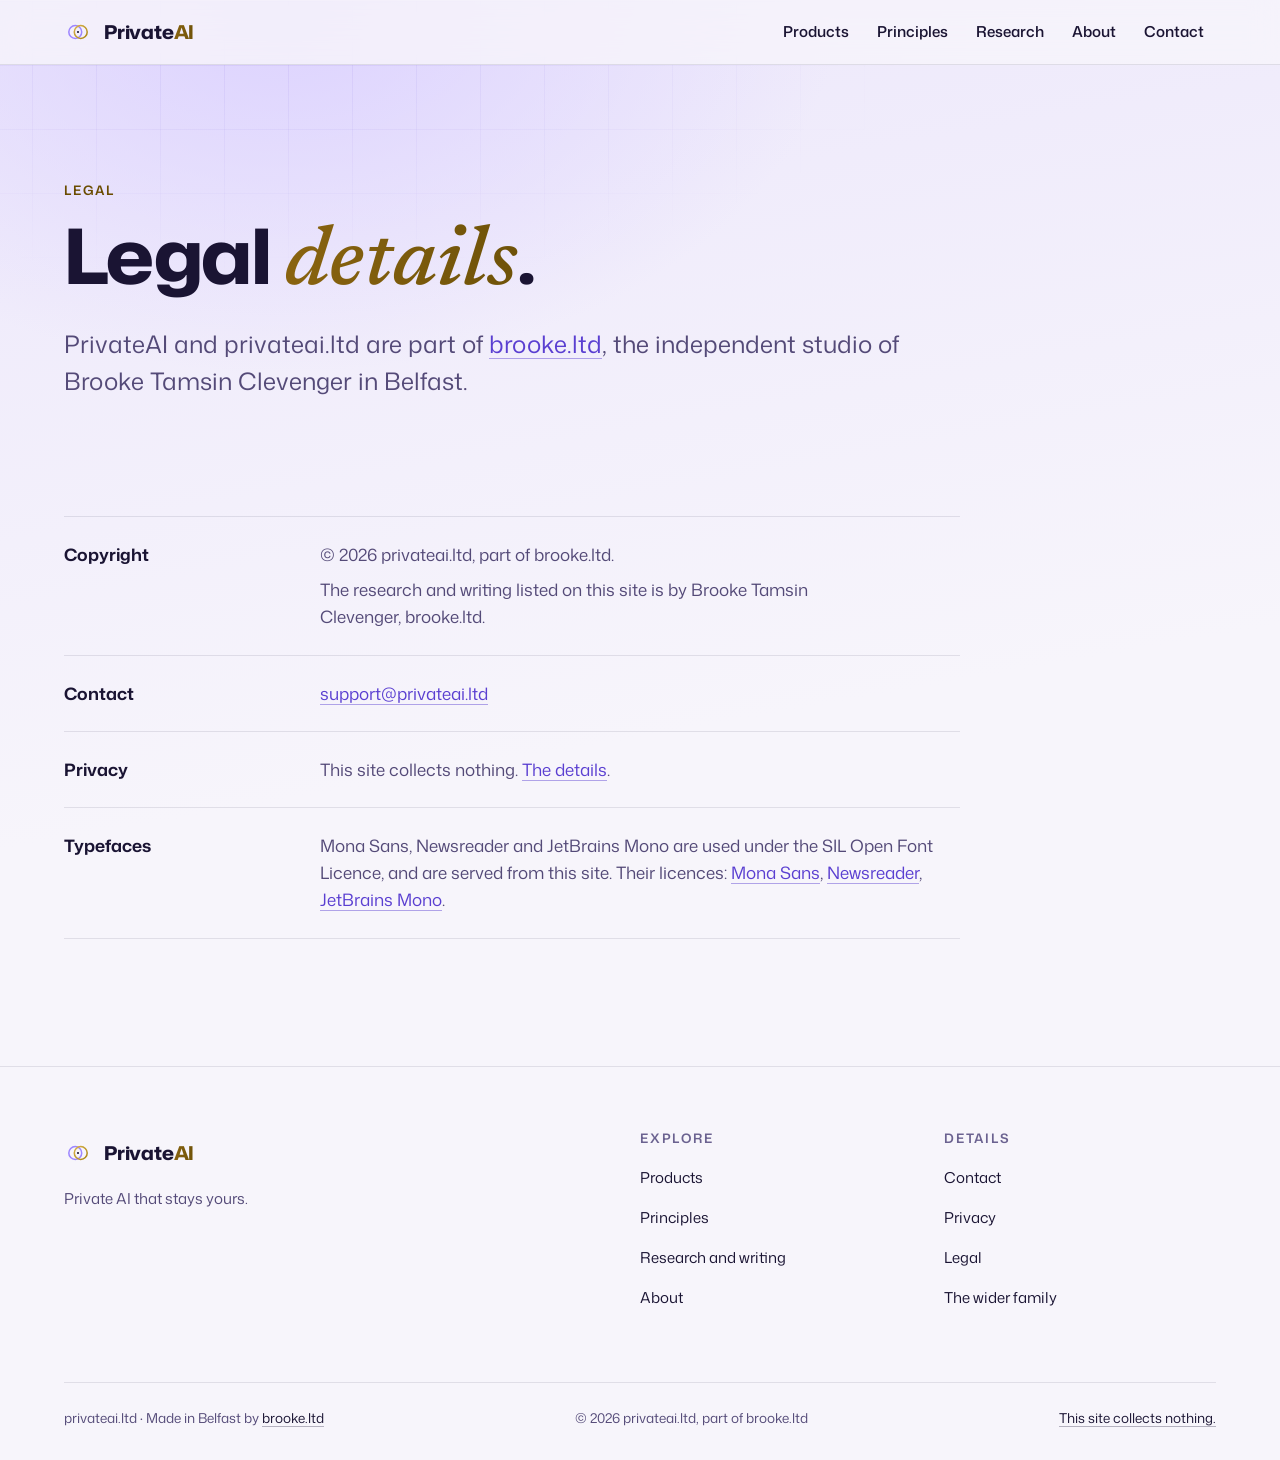
<file: legal/index.html>
<!doctype html>
<html lang="en-GB" data-page="legal">
<head>
<meta charset="utf-8">
<meta name="viewport" content="width=device-width, initial-scale=1">
<meta http-equiv="Content-Security-Policy" content="default-src 'self'; script-src 'self' 'inline-speculation-rules'; style-src 'self'; img-src 'self'; font-src 'self'; connect-src 'none'; media-src 'none'; object-src 'none'; frame-src 'none'; worker-src 'none'; manifest-src 'self'; form-action 'none'; base-uri 'none'">
<meta name="referrer" content="no-referrer">
<meta name="color-scheme" content="dark light">
<title>Legal details · PrivateAI</title>
<meta name="description" content="Legal details for PrivateAI and privateai.ltd, part of brooke.ltd, the independent studio of Brooke Tamsin Clevenger in Belfast.">
<link rel="canonical" href="https://privateai.ltd/legal/">
<meta name="theme-color" media="(prefers-color-scheme: dark)" content="#110c26">
<meta name="theme-color" media="(prefers-color-scheme: light)" content="#f7f5fb">
<link rel="preload" href="/assets/fonts/mona-sans-latin-wdth-wght.woff2" as="font" type="font/woff2" crossorigin>
<link rel="stylesheet" href="/assets/css/site.css">
<link rel="expect" href="#intro" blocking="render">
<script type="module" src="/assets/js/site.js"></script>
<link rel="icon" href="/favicon.ico" sizes="16x16 32x32 48x48">
<link rel="icon" href="/assets/img/icon.svg" type="image/svg+xml">
<link rel="apple-touch-icon" href="/assets/img/apple-touch-icon.png">
<link rel="manifest" href="/site.webmanifest">
<meta property="og:type" content="website">
<meta property="og:site_name" content="PrivateAI">
<meta property="og:locale" content="en_GB">
<meta property="og:title" content="Legal details · PrivateAI">
<meta property="og:description" content="Legal details for PrivateAI and privateai.ltd, part of brooke.ltd, the independent studio of Brooke Tamsin Clevenger in Belfast.">
<meta property="og:url" content="https://privateai.ltd/legal/">
<meta property="og:image" content="https://privateai.ltd/assets/img/og.jpg">
<meta property="og:image:width" content="1200">
<meta property="og:image:height" content="630">
<meta property="og:image:alt" content="PrivateAI: private AI that stays yours. The violet and gold rings on deep ink.">
<meta name="twitter:card" content="summary_large_image">
<script type="speculationrules">{"prerender":[{"where":{"href_matches":"/*"},"eagerness":"moderate"}]}</script>
</head>
<body>
<a class="skip-link" href="#main">Skip to content</a>
<header class="site-header">
  <div class="site-header__inner wrap">
    <a class="brand" href="/">
      <svg class="mark mark--header" viewBox="0 0 512 512" aria-hidden="true" focusable="false"><defs><linearGradient id="ring-gold-header" x1="0" y1="0" x2="1" y2="1"><stop class="mark__stop-a" offset="0" stop-color="#f1d27a"/><stop class="mark__stop-b" offset="1" stop-color="#c9a227"/></linearGradient></defs><circle class="mark__ring-a" cx="206" cy="256" r="118" fill="none" stroke="#9d86ff" stroke-width="28"/><circle class="mark__ring-b" cx="306" cy="256" r="118" fill="none" stroke="url(#ring-gold-header)" stroke-width="28"/><circle class="mark__core" cx="256" cy="256" r="20" fill="#ffffff"/></svg>
      <span class="wordmark">Private<span class="gild">AI</span></span>
    </a>
    <button class="menu-button" type="button" popovertarget="site-nav">
      <span class="menu-button__icon" aria-hidden="true"></span>
      <span class="menu-button__label">Menu</span>
    </button>
    <nav class="site-nav" id="site-nav" popover aria-label="Main">
      <ul role="list">
          <li><a href="/products/">Products</a></li>
          <li><a href="/principles/">Principles</a></li>
          <li><a href="/research/">Research</a></li>
          <li><a href="/about/">About</a></li>
          <li><a href="/contact/">Contact</a></li>
      </ul>
    </nav>
  </div>
</header>
<main id="main" tabindex="-1">
<section class="page-intro intro" id="intro" aria-labelledby="page-title">
  <div class="wrap">
    <p class="eyebrow">Legal</p>
    <h1 id="page-title">Legal <em class="gild">details</em>.</h1>
    <p class="lede">PrivateAI and privateai.ltd are part of <a href="https://brooke.ltd" rel="noreferrer">brooke.ltd</a>, the independent studio of Brooke Tamsin Clevenger in Belfast.</p>
  </div>
</section>

<section class="section" aria-labelledby="details-title">
  <div class="wrap">
    <h2 class="visually-hidden" id="details-title">Details</h2>
    <dl class="facts">
      <div class="facts__row">
        <dt>Copyright</dt>
        <dd>
          <p>© 2026 privateai.ltd, part of brooke.ltd.</p>
          <p>The research and writing listed on this site is by Brooke Tamsin Clevenger, brooke.ltd.</p>
        </dd>
      </div>
      <div class="facts__row">
        <dt>Contact</dt>
        <dd><a href="mailto:support@privateai.ltd">support@privateai.ltd</a></dd>
      </div>
      <div class="facts__row">
        <dt>Privacy</dt>
        <dd>This site collects nothing. <a href="/privacy/">The details</a>.</dd>
      </div>
      <div class="facts__row">
        <dt>Typefaces</dt>
        <dd>Mona Sans, Newsreader and JetBrains Mono are used under the SIL Open Font Licence, and are served from this site. Their licences: <a href="/assets/fonts/OFL-mona-sans.txt">Mona Sans</a>, <a href="/assets/fonts/OFL-newsreader.txt">Newsreader</a>, <a href="/assets/fonts/OFL-jetbrains-mono.txt">JetBrains Mono</a>.</dd>
      </div>
    </dl>
  </div>
</section>
</main>
<footer class="site-footer">
  <div class="wrap site-footer__grid">
    <div class="site-footer__brand">
      <a class="brand" href="/">
        <svg class="mark mark--footer" viewBox="0 0 512 512" aria-hidden="true" focusable="false"><defs><linearGradient id="ring-gold-footer" x1="0" y1="0" x2="1" y2="1"><stop class="mark__stop-a" offset="0" stop-color="#f1d27a"/><stop class="mark__stop-b" offset="1" stop-color="#c9a227"/></linearGradient></defs><circle class="mark__ring-a" cx="206" cy="256" r="118" fill="none" stroke="#9d86ff" stroke-width="28"/><circle class="mark__ring-b" cx="306" cy="256" r="118" fill="none" stroke="url(#ring-gold-footer)" stroke-width="28"/><circle class="mark__core" cx="256" cy="256" r="20" fill="#ffffff"/></svg>
        <span class="wordmark">Private<span class="gild">AI</span></span>
      </a>
      <p>Private AI that stays yours.</p>
    </div>
    <nav class="site-footer__nav" aria-labelledby="footer-explore">
      <h2 class="site-footer__heading" id="footer-explore">Explore</h2>
      <ul role="list">
        <li><a href="/products/">Products</a></li>
        <li><a href="/principles/">Principles</a></li>
        <li><a href="/research/">Research and writing</a></li>
        <li><a href="/about/">About</a></li>
      </ul>
    </nav>
    <nav class="site-footer__nav" aria-labelledby="footer-details">
      <h2 class="site-footer__heading" id="footer-details">Details</h2>
      <ul role="list">
        <li><a href="/contact/">Contact</a></li>
        <li><a href="/privacy/">Privacy</a></li>
        <li><a href="/legal/">Legal</a></li>
        <li><a href="/family/">The wider family</a></li>
      </ul>
    </nav>
  </div>
  <div class="wrap site-footer__base">
    <p>privateai.ltd · Made in Belfast by <a href="https://brooke.ltd" rel="noreferrer">brooke.ltd</a></p>
    <p>© 2026 privateai.ltd, part of brooke.ltd</p>
    <p><a href="/privacy/">This site collects nothing.</a></p>
  </div>
</footer>
</body>
</html>
</file>
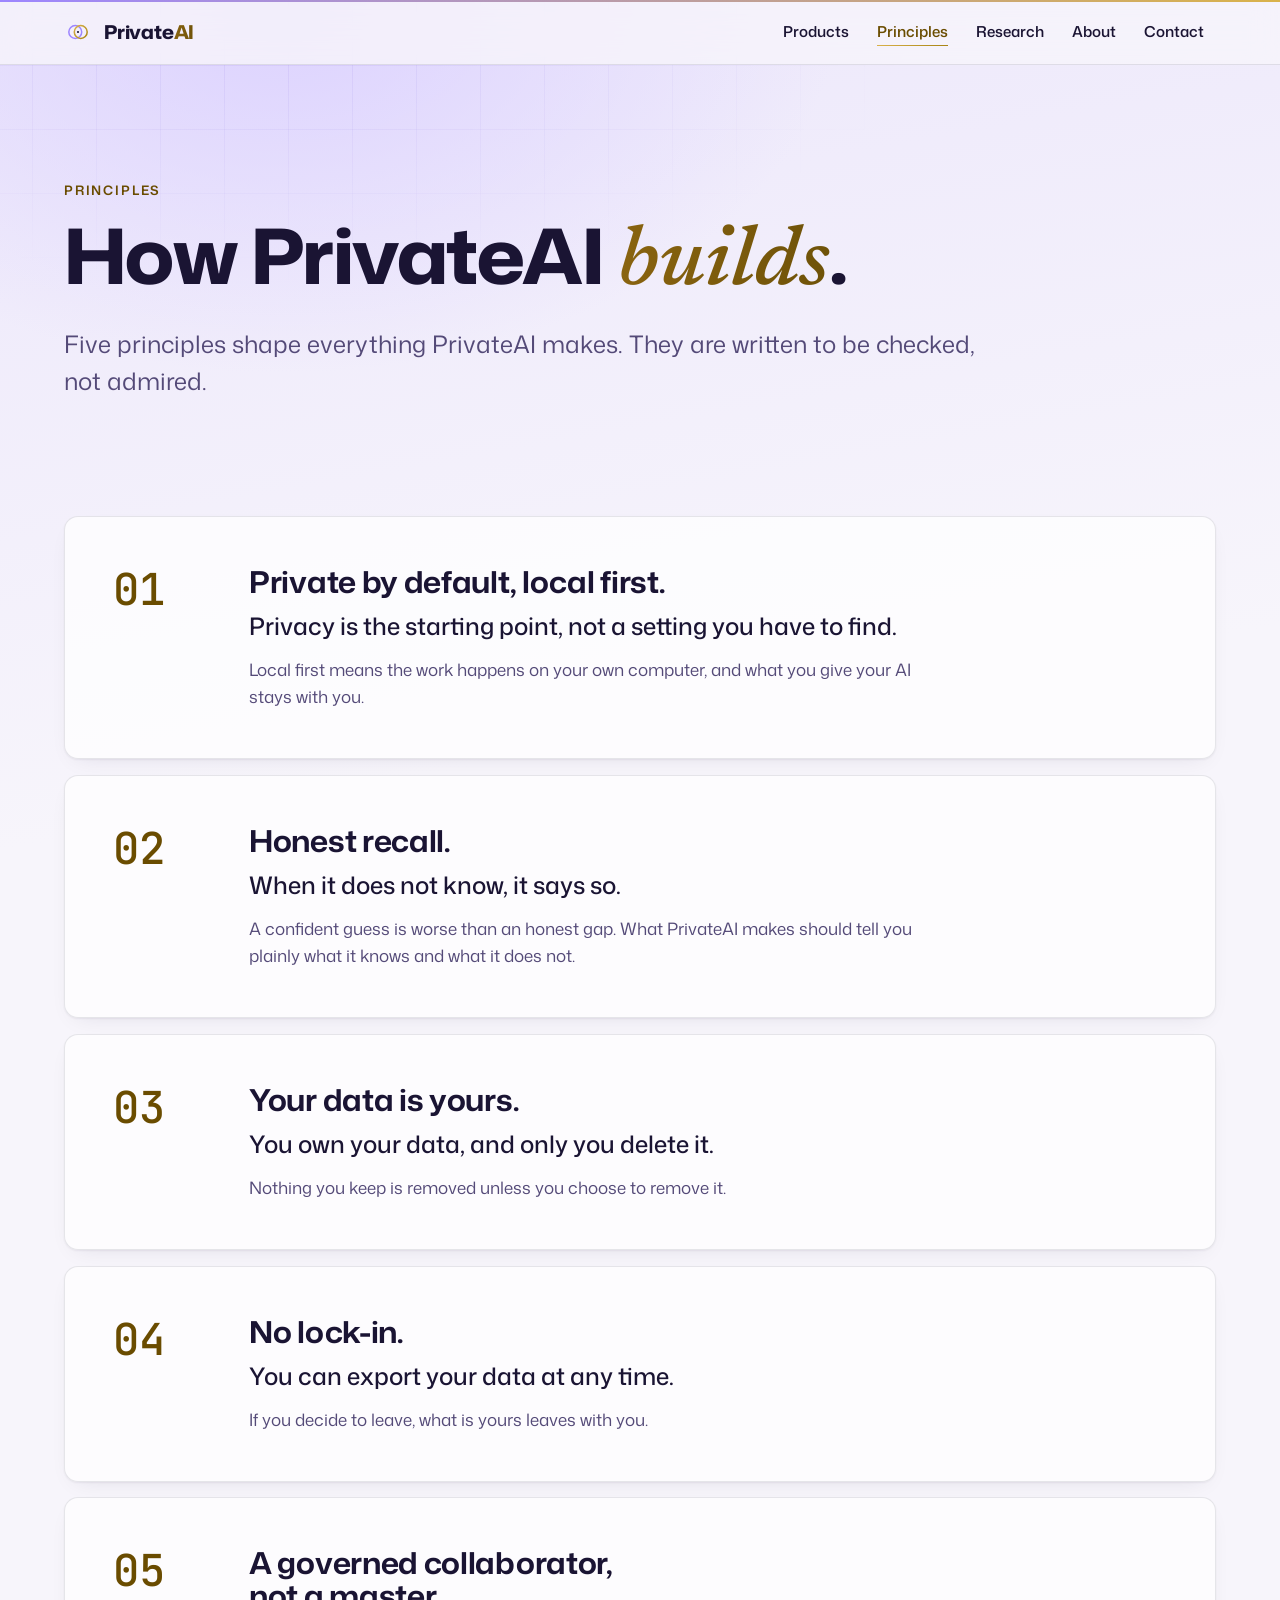
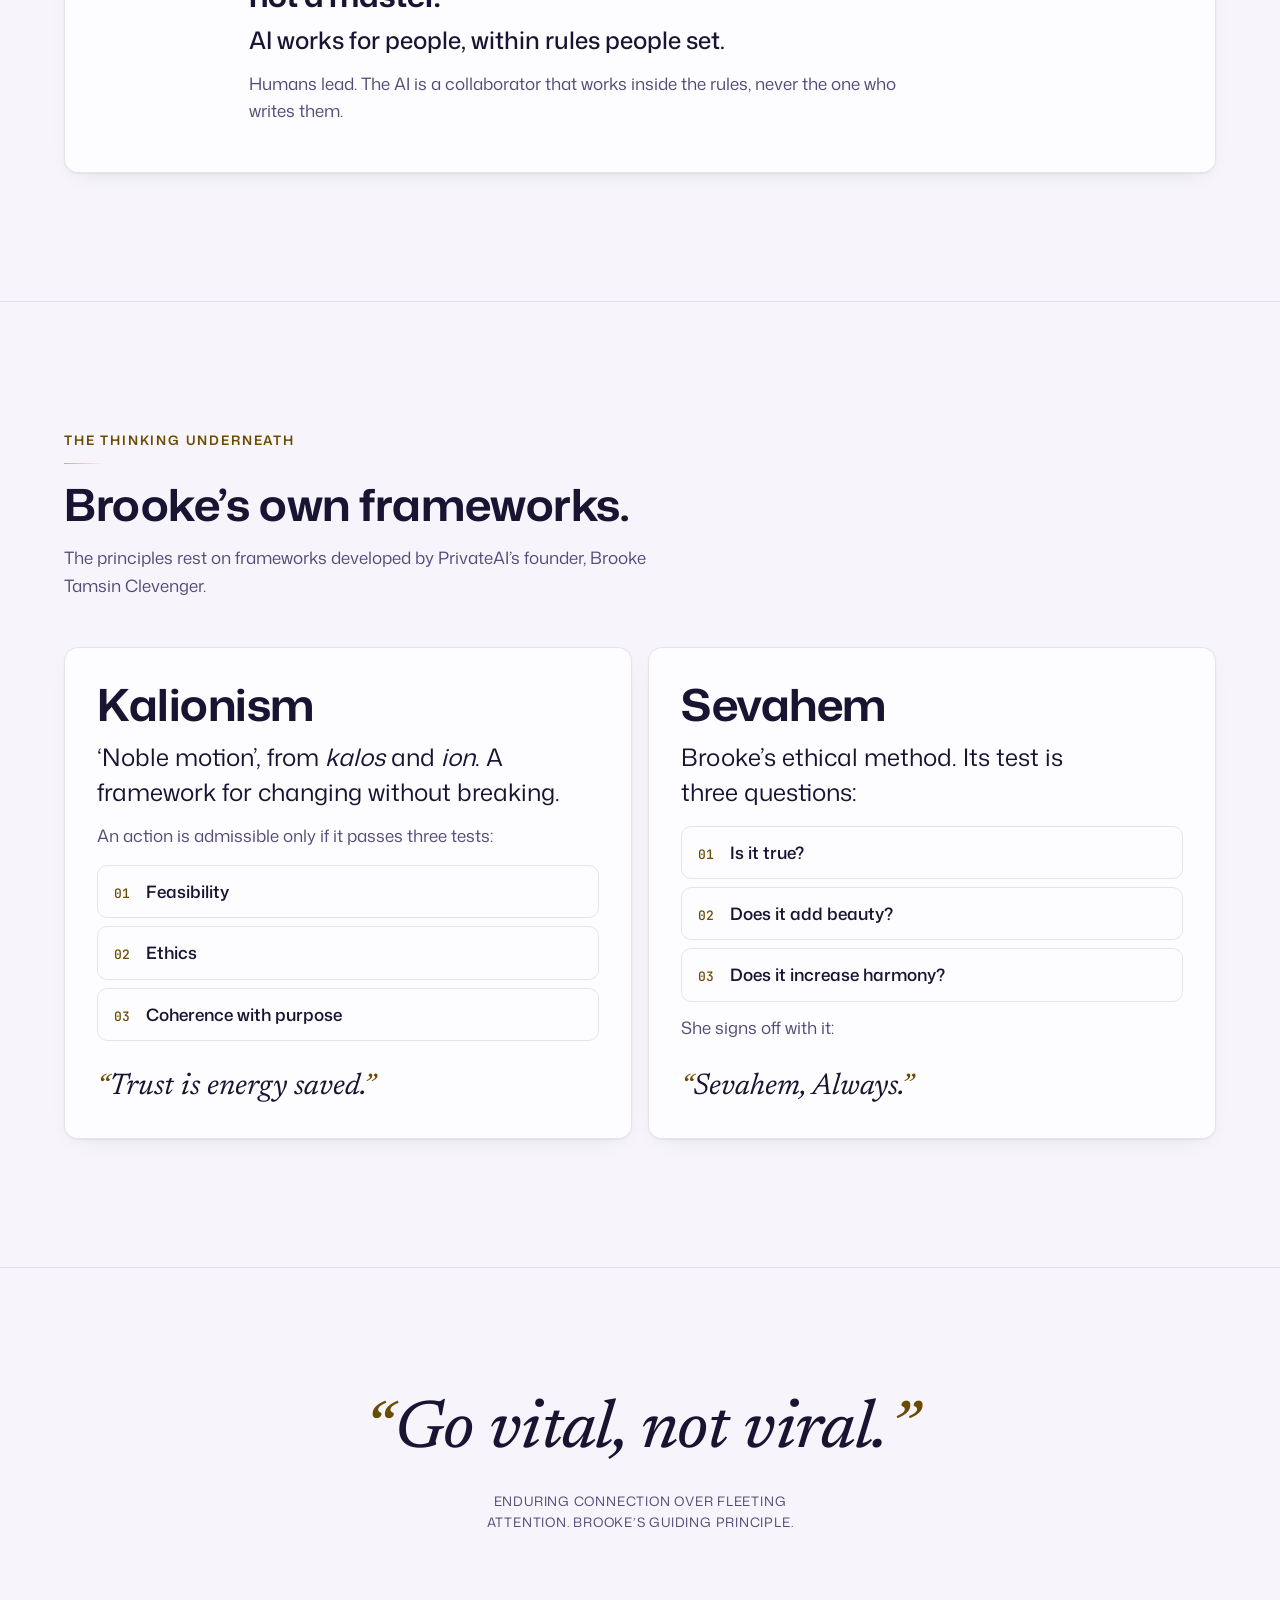
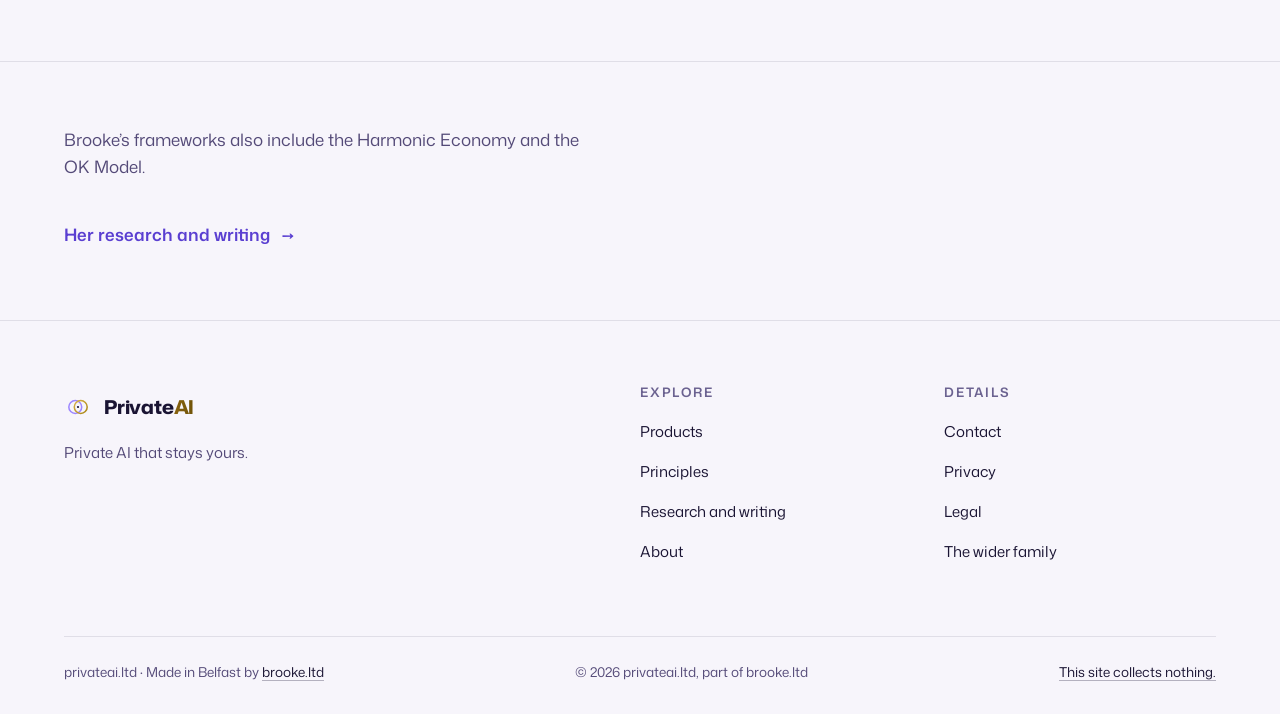
<file: principles/index.html>
<!doctype html>
<html lang="en-GB" data-page="principles">
<head>
<meta charset="utf-8">
<meta name="viewport" content="width=device-width, initial-scale=1">
<meta http-equiv="Content-Security-Policy" content="default-src 'self'; script-src 'self' 'inline-speculation-rules'; style-src 'self'; img-src 'self'; font-src 'self'; connect-src 'none'; media-src 'none'; object-src 'none'; frame-src 'none'; worker-src 'none'; manifest-src 'self'; form-action 'none'; base-uri 'none'">
<meta name="referrer" content="no-referrer">
<meta name="color-scheme" content="dark light">
<title>Principles · PrivateAI</title>
<meta name="description" content="How PrivateAI builds: private by default and local first, honest recall, your data is yours, no lock-in, and AI as a governed collaborator.">
<link rel="canonical" href="https://privateai.ltd/principles/">
<meta name="theme-color" media="(prefers-color-scheme: dark)" content="#110c26">
<meta name="theme-color" media="(prefers-color-scheme: light)" content="#f7f5fb">
<link rel="preload" href="/assets/fonts/mona-sans-latin-wdth-wght.woff2" as="font" type="font/woff2" crossorigin>
<link rel="stylesheet" href="/assets/css/site.css">
<link rel="expect" href="#intro" blocking="render">
<script type="module" src="/assets/js/site.js"></script>
<link rel="icon" href="/favicon.ico" sizes="16x16 32x32 48x48">
<link rel="icon" href="/assets/img/icon.svg" type="image/svg+xml">
<link rel="apple-touch-icon" href="/assets/img/apple-touch-icon.png">
<link rel="manifest" href="/site.webmanifest">
<meta property="og:type" content="website">
<meta property="og:site_name" content="PrivateAI">
<meta property="og:locale" content="en_GB">
<meta property="og:title" content="Principles · PrivateAI">
<meta property="og:description" content="How PrivateAI builds: private by default and local first, honest recall, your data is yours, no lock-in, and AI as a governed collaborator.">
<meta property="og:url" content="https://privateai.ltd/principles/">
<meta property="og:image" content="https://privateai.ltd/assets/img/og.jpg">
<meta property="og:image:width" content="1200">
<meta property="og:image:height" content="630">
<meta property="og:image:alt" content="PrivateAI: private AI that stays yours. The violet and gold rings on deep ink.">
<meta name="twitter:card" content="summary_large_image">
<script type="speculationrules">{"prerender":[{"where":{"href_matches":"/*"},"eagerness":"moderate"}]}</script>
</head>
<body>
<a class="skip-link" href="#main">Skip to content</a>
<div class="progress" aria-hidden="true"></div>
<header class="site-header">
  <div class="site-header__inner wrap">
    <a class="brand" href="/">
      <svg class="mark mark--header" viewBox="0 0 512 512" aria-hidden="true" focusable="false"><defs><linearGradient id="ring-gold-header" x1="0" y1="0" x2="1" y2="1"><stop class="mark__stop-a" offset="0" stop-color="#f1d27a"/><stop class="mark__stop-b" offset="1" stop-color="#c9a227"/></linearGradient></defs><circle class="mark__ring-a" cx="206" cy="256" r="118" fill="none" stroke="#9d86ff" stroke-width="28"/><circle class="mark__ring-b" cx="306" cy="256" r="118" fill="none" stroke="url(#ring-gold-header)" stroke-width="28"/><circle class="mark__core" cx="256" cy="256" r="20" fill="#ffffff"/></svg>
      <span class="wordmark">Private<span class="gild">AI</span></span>
    </a>
    <button class="menu-button" type="button" popovertarget="site-nav">
      <span class="menu-button__icon" aria-hidden="true"></span>
      <span class="menu-button__label">Menu</span>
    </button>
    <nav class="site-nav" id="site-nav" popover aria-label="Main">
      <ul role="list">
          <li><a href="/products/">Products</a></li>
          <li><a href="/principles/" aria-current="page">Principles</a></li>
          <li><a href="/research/">Research</a></li>
          <li><a href="/about/">About</a></li>
          <li><a href="/contact/">Contact</a></li>
      </ul>
    </nav>
  </div>
</header>
<main id="main" tabindex="-1">
<section class="page-intro intro" id="intro" aria-labelledby="page-title">
  <div class="wrap">
    <p class="eyebrow">Principles</p>
    <h1 id="page-title">How PrivateAI <em class="gild">builds</em>.</h1>
    <p class="lede">Five principles shape everything PrivateAI makes. They are written to be checked, not admired.</p>
  </div>
</section>

<section class="section" aria-label="The five principles">
  <div class="wrap">
    <ol class="principles" role="list">
      <li class="principle reveal">
        <div class="principle__inner">
          <span class="principle__index" aria-hidden="true">01</span>
          <div>
            <h2>Private by default, local first.</h2>
            <p class="principle__statement">Privacy is the starting point, not a setting you have to find.</p>
            <p class="principle__detail">Local first means the work happens on your own computer, and what you give your AI stays with you.</p>
          </div>
        </div>
      </li>
      <li class="principle reveal">
        <div class="principle__inner">
          <span class="principle__index" aria-hidden="true">02</span>
          <div>
            <h2>Honest recall.</h2>
            <p class="principle__statement">When it does not know, it says so.</p>
            <p class="principle__detail">A confident guess is worse than an honest gap. What PrivateAI makes should tell you plainly what it knows and what it does not.</p>
          </div>
        </div>
      </li>
      <li class="principle reveal">
        <div class="principle__inner">
          <span class="principle__index" aria-hidden="true">03</span>
          <div>
            <h2>Your data is yours.</h2>
            <p class="principle__statement">You own your data, and only you delete it.</p>
            <p class="principle__detail">Nothing you keep is removed unless you choose to remove it.</p>
          </div>
        </div>
      </li>
      <li class="principle reveal">
        <div class="principle__inner">
          <span class="principle__index" aria-hidden="true">04</span>
          <div>
            <h2>No lock-in.</h2>
            <p class="principle__statement">You can export your data at any time.</p>
            <p class="principle__detail">If you decide to leave, what is yours leaves with you.</p>
          </div>
        </div>
      </li>
      <li class="principle reveal">
        <div class="principle__inner">
          <span class="principle__index" aria-hidden="true">05</span>
          <div>
            <h2>A governed collaborator, not a master.</h2>
            <p class="principle__statement">AI works for people, within rules people set.</p>
            <p class="principle__detail">Humans lead. The AI is a collaborator that works inside the rules, never the one who writes them.</p>
          </div>
        </div>
      </li>
    </ol>
  </div>
</section>

<section class="section" aria-labelledby="underneath-title">
  <div class="wrap">
    <header class="section-head reveal">
      <p class="eyebrow">The thinking underneath</p>
      <h2 id="underneath-title">Brooke’s own frameworks.</h2>
      <p class="lede">The principles rest on frameworks developed by PrivateAI’s founder, Brooke Tamsin Clevenger.</p>
    </header>
    <div class="cards">
      <article class="card framework reveal" aria-labelledby="kalionism-title">
        <h3 id="kalionism-title">Kalionism</h3>
        <p class="framework__gloss">‘Noble motion’, from <i>kalos</i> and <i>ion</i>. A framework for changing without breaking.</p>
        <p>An action is admissible only if it passes three tests:</p>
        <ol class="tests" role="list">
          <li>Feasibility</li>
          <li>Ethics</li>
          <li>Coherence with purpose</li>
        </ol>
        <p class="framework__quote">Trust is energy saved.</p>
      </article>
      <article class="card framework reveal" aria-labelledby="sevahem-title">
        <h3 id="sevahem-title">Sevahem</h3>
        <p class="framework__gloss">Brooke’s ethical method. Its test is three questions:</p>
        <ol class="tests" role="list">
          <li>Is it true?</li>
          <li>Does it add beauty?</li>
          <li>Does it increase harmony?</li>
        </ol>
        <p>She signs off with it:</p>
        <p class="framework__quote">Sevahem, Always.</p>
      </article>
    </div>
  </div>
</section>

<section class="section" aria-labelledby="vital-title">
  <h2 class="visually-hidden" id="vital-title">A guiding principle</h2>
  <figure class="quote wrap reveal">
    <blockquote><p>Go vital, not viral.</p></blockquote>
    <figcaption>Enduring connection over fleeting attention. Brooke’s guiding principle.</figcaption>
  </figure>
</section>

<section class="section section--tight" aria-labelledby="more-title">
  <div class="wrap">
    <h2 class="visually-hidden" id="more-title">Further frameworks</h2>
    <p class="lede lede--plain">Brooke’s frameworks also include the Harmonic Economy and the OK Model.</p>
    <p class="more"><a href="/research/">Her research and writing</a></p>
  </div>
</section>
</main>
<footer class="site-footer">
  <div class="wrap site-footer__grid">
    <div class="site-footer__brand">
      <a class="brand" href="/">
        <svg class="mark mark--footer" viewBox="0 0 512 512" aria-hidden="true" focusable="false"><defs><linearGradient id="ring-gold-footer" x1="0" y1="0" x2="1" y2="1"><stop class="mark__stop-a" offset="0" stop-color="#f1d27a"/><stop class="mark__stop-b" offset="1" stop-color="#c9a227"/></linearGradient></defs><circle class="mark__ring-a" cx="206" cy="256" r="118" fill="none" stroke="#9d86ff" stroke-width="28"/><circle class="mark__ring-b" cx="306" cy="256" r="118" fill="none" stroke="url(#ring-gold-footer)" stroke-width="28"/><circle class="mark__core" cx="256" cy="256" r="20" fill="#ffffff"/></svg>
        <span class="wordmark">Private<span class="gild">AI</span></span>
      </a>
      <p>Private AI that stays yours.</p>
    </div>
    <nav class="site-footer__nav" aria-labelledby="footer-explore">
      <h2 class="site-footer__heading" id="footer-explore">Explore</h2>
      <ul role="list">
        <li><a href="/products/">Products</a></li>
        <li><a href="/principles/">Principles</a></li>
        <li><a href="/research/">Research and writing</a></li>
        <li><a href="/about/">About</a></li>
      </ul>
    </nav>
    <nav class="site-footer__nav" aria-labelledby="footer-details">
      <h2 class="site-footer__heading" id="footer-details">Details</h2>
      <ul role="list">
        <li><a href="/contact/">Contact</a></li>
        <li><a href="/privacy/">Privacy</a></li>
        <li><a href="/legal/">Legal</a></li>
        <li><a href="/family/">The wider family</a></li>
      </ul>
    </nav>
  </div>
  <div class="wrap site-footer__base">
    <p>privateai.ltd · Made in Belfast by <a href="https://brooke.ltd" rel="noreferrer">brooke.ltd</a></p>
    <p>© 2026 privateai.ltd, part of brooke.ltd</p>
    <p><a href="/privacy/">This site collects nothing.</a></p>
  </div>
</footer>
</body>
</html>
</file>
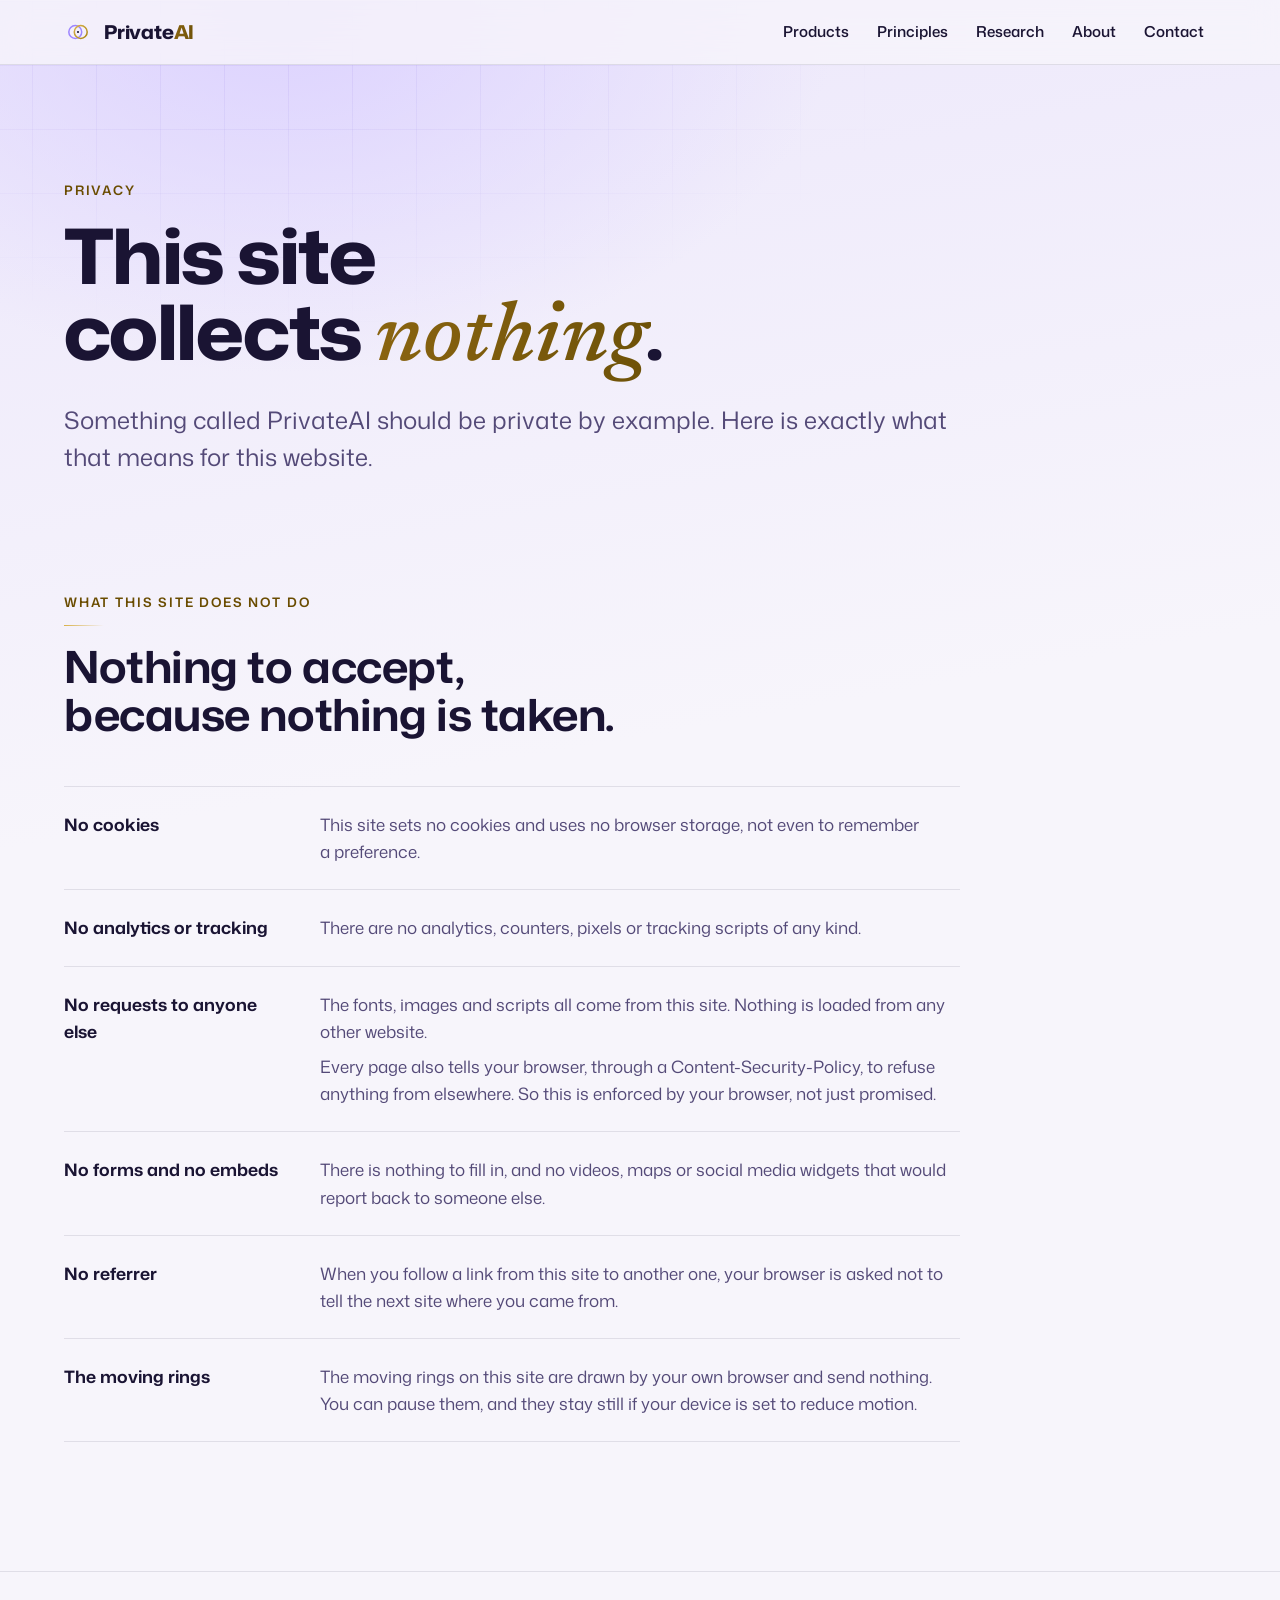
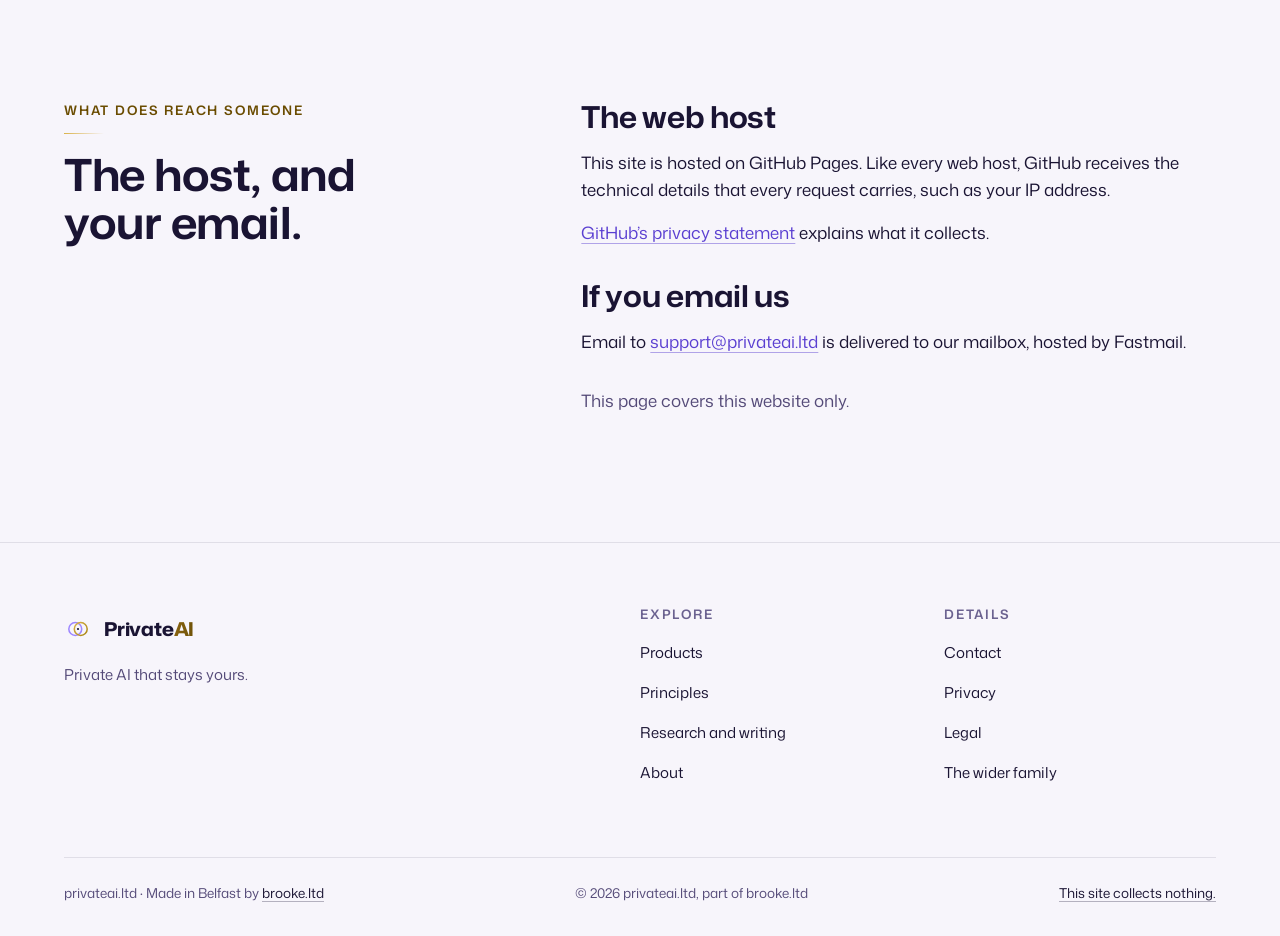
<file: privacy/index.html>
<!doctype html>
<html lang="en-GB" data-page="privacy">
<head>
<meta charset="utf-8">
<meta name="viewport" content="width=device-width, initial-scale=1">
<meta http-equiv="Content-Security-Policy" content="default-src 'self'; script-src 'self' 'inline-speculation-rules'; style-src 'self'; img-src 'self'; font-src 'self'; connect-src 'none'; media-src 'none'; object-src 'none'; frame-src 'none'; worker-src 'none'; manifest-src 'self'; form-action 'none'; base-uri 'none'">
<meta name="referrer" content="no-referrer">
<meta name="color-scheme" content="dark light">
<title>Privacy · PrivateAI</title>
<meta name="description" content="This site collects nothing. No cookies, no storage, no analytics, no tracking and no requests to anyone else.">
<link rel="canonical" href="https://privateai.ltd/privacy/">
<meta name="theme-color" media="(prefers-color-scheme: dark)" content="#110c26">
<meta name="theme-color" media="(prefers-color-scheme: light)" content="#f7f5fb">
<link rel="preload" href="/assets/fonts/mona-sans-latin-wdth-wght.woff2" as="font" type="font/woff2" crossorigin>
<link rel="stylesheet" href="/assets/css/site.css">
<link rel="expect" href="#intro" blocking="render">
<script type="module" src="/assets/js/site.js"></script>
<link rel="icon" href="/favicon.ico" sizes="16x16 32x32 48x48">
<link rel="icon" href="/assets/img/icon.svg" type="image/svg+xml">
<link rel="apple-touch-icon" href="/assets/img/apple-touch-icon.png">
<link rel="manifest" href="/site.webmanifest">
<meta property="og:type" content="website">
<meta property="og:site_name" content="PrivateAI">
<meta property="og:locale" content="en_GB">
<meta property="og:title" content="Privacy · PrivateAI">
<meta property="og:description" content="This site collects nothing. No cookies, no storage, no analytics, no tracking and no requests to anyone else.">
<meta property="og:url" content="https://privateai.ltd/privacy/">
<meta property="og:image" content="https://privateai.ltd/assets/img/og.jpg">
<meta property="og:image:width" content="1200">
<meta property="og:image:height" content="630">
<meta property="og:image:alt" content="PrivateAI: private AI that stays yours. The violet and gold rings on deep ink.">
<meta name="twitter:card" content="summary_large_image">
<script type="speculationrules">{"prerender":[{"where":{"href_matches":"/*"},"eagerness":"moderate"}]}</script>
</head>
<body>
<a class="skip-link" href="#main">Skip to content</a>
<header class="site-header">
  <div class="site-header__inner wrap">
    <a class="brand" href="/">
      <svg class="mark mark--header" viewBox="0 0 512 512" aria-hidden="true" focusable="false"><defs><linearGradient id="ring-gold-header" x1="0" y1="0" x2="1" y2="1"><stop class="mark__stop-a" offset="0" stop-color="#f1d27a"/><stop class="mark__stop-b" offset="1" stop-color="#c9a227"/></linearGradient></defs><circle class="mark__ring-a" cx="206" cy="256" r="118" fill="none" stroke="#9d86ff" stroke-width="28"/><circle class="mark__ring-b" cx="306" cy="256" r="118" fill="none" stroke="url(#ring-gold-header)" stroke-width="28"/><circle class="mark__core" cx="256" cy="256" r="20" fill="#ffffff"/></svg>
      <span class="wordmark">Private<span class="gild">AI</span></span>
    </a>
    <button class="menu-button" type="button" popovertarget="site-nav">
      <span class="menu-button__icon" aria-hidden="true"></span>
      <span class="menu-button__label">Menu</span>
    </button>
    <nav class="site-nav" id="site-nav" popover aria-label="Main">
      <ul role="list">
          <li><a href="/products/">Products</a></li>
          <li><a href="/principles/">Principles</a></li>
          <li><a href="/research/">Research</a></li>
          <li><a href="/about/">About</a></li>
          <li><a href="/contact/">Contact</a></li>
      </ul>
    </nav>
  </div>
</header>
<main id="main" tabindex="-1">
<section class="page-intro intro" id="intro" aria-labelledby="page-title">
  <div class="wrap">
    <p class="eyebrow">Privacy</p>
    <h1 id="page-title">This site collects <em class="gild">nothing</em>.</h1>
    <p class="lede">Something called PrivateAI should be private by example. Here is exactly what that means for this website.</p>
  </div>
</section>

<section class="section" aria-labelledby="doesnt-title">
  <div class="wrap">
    <header class="section-head reveal">
      <p class="eyebrow">What this site does not do</p>
      <h2 id="doesnt-title">Nothing to accept, because nothing is taken.</h2>
    </header>
    <dl class="facts">
      <div class="facts__row reveal">
        <dt>No cookies</dt>
        <dd>This site sets no cookies and uses no browser storage, not even to remember a preference.</dd>
      </div>
      <div class="facts__row reveal">
        <dt>No analytics or tracking</dt>
        <dd>There are no analytics, counters, pixels or tracking scripts of any kind.</dd>
      </div>
      <div class="facts__row reveal">
        <dt>No requests to anyone else</dt>
        <dd>
          <p>The fonts, images and scripts all come from this site. Nothing is loaded from any other website.</p>
          <p>Every page also tells your browser, through a Content-Security-Policy, to refuse anything from elsewhere. So this is enforced by your browser, not just promised.</p>
        </dd>
      </div>
      <div class="facts__row reveal">
        <dt>No forms and no embeds</dt>
        <dd>There is nothing to fill in, and no videos, maps or social media widgets that would report back to someone else.</dd>
      </div>
      <div class="facts__row reveal">
        <dt>No referrer</dt>
        <dd>When you follow a link from this site to another one, your browser is asked not to tell the next site where you came from.</dd>
      </div>
      <div class="facts__row reveal">
        <dt>The moving rings</dt>
        <dd>The moving rings on this site are drawn by your own browser and send nothing. You can pause them, and they stay still if your device is set to reduce motion.</dd>
      </div>
    </dl>
  </div>
</section>

<section class="section" aria-labelledby="host-title">
  <div class="wrap split">
    <div class="split__inner">
      <header class="section-head">
        <p class="eyebrow">What does reach someone</p>
        <h2 id="host-title">The host, and your email.</h2>
      </header>
      <div class="stack-lg reveal">
        <div class="stack">
          <h3>The web host</h3>
          <p>This site is hosted on GitHub Pages. Like every web host, GitHub receives the technical details that every request carries, such as your IP address.</p>
          <p><a href="https://docs.github.com/en/site-policy/privacy-policies/github-general-privacy-statement" rel="noreferrer">GitHub’s privacy statement</a> explains what it collects.</p>
        </div>
        <div class="stack">
          <h3>If you email us</h3>
          <p>Email to <a href="mailto:support@privateai.ltd">support@privateai.ltd</a> is delivered to our mailbox, hosted by Fastmail.</p>
        </div>
        <p class="muted">This page covers this website only.</p>
      </div>
    </div>
  </div>
</section>
</main>
<footer class="site-footer">
  <div class="wrap site-footer__grid">
    <div class="site-footer__brand">
      <a class="brand" href="/">
        <svg class="mark mark--footer" viewBox="0 0 512 512" aria-hidden="true" focusable="false"><defs><linearGradient id="ring-gold-footer" x1="0" y1="0" x2="1" y2="1"><stop class="mark__stop-a" offset="0" stop-color="#f1d27a"/><stop class="mark__stop-b" offset="1" stop-color="#c9a227"/></linearGradient></defs><circle class="mark__ring-a" cx="206" cy="256" r="118" fill="none" stroke="#9d86ff" stroke-width="28"/><circle class="mark__ring-b" cx="306" cy="256" r="118" fill="none" stroke="url(#ring-gold-footer)" stroke-width="28"/><circle class="mark__core" cx="256" cy="256" r="20" fill="#ffffff"/></svg>
        <span class="wordmark">Private<span class="gild">AI</span></span>
      </a>
      <p>Private AI that stays yours.</p>
    </div>
    <nav class="site-footer__nav" aria-labelledby="footer-explore">
      <h2 class="site-footer__heading" id="footer-explore">Explore</h2>
      <ul role="list">
        <li><a href="/products/">Products</a></li>
        <li><a href="/principles/">Principles</a></li>
        <li><a href="/research/">Research and writing</a></li>
        <li><a href="/about/">About</a></li>
      </ul>
    </nav>
    <nav class="site-footer__nav" aria-labelledby="footer-details">
      <h2 class="site-footer__heading" id="footer-details">Details</h2>
      <ul role="list">
        <li><a href="/contact/">Contact</a></li>
        <li><a href="/privacy/">Privacy</a></li>
        <li><a href="/legal/">Legal</a></li>
        <li><a href="/family/">The wider family</a></li>
      </ul>
    </nav>
  </div>
  <div class="wrap site-footer__base">
    <p>privateai.ltd · Made in Belfast by <a href="https://brooke.ltd" rel="noreferrer">brooke.ltd</a></p>
    <p>© 2026 privateai.ltd, part of brooke.ltd</p>
    <p><a href="/privacy/">This site collects nothing.</a></p>
  </div>
</footer>
</body>
</html>
</file>
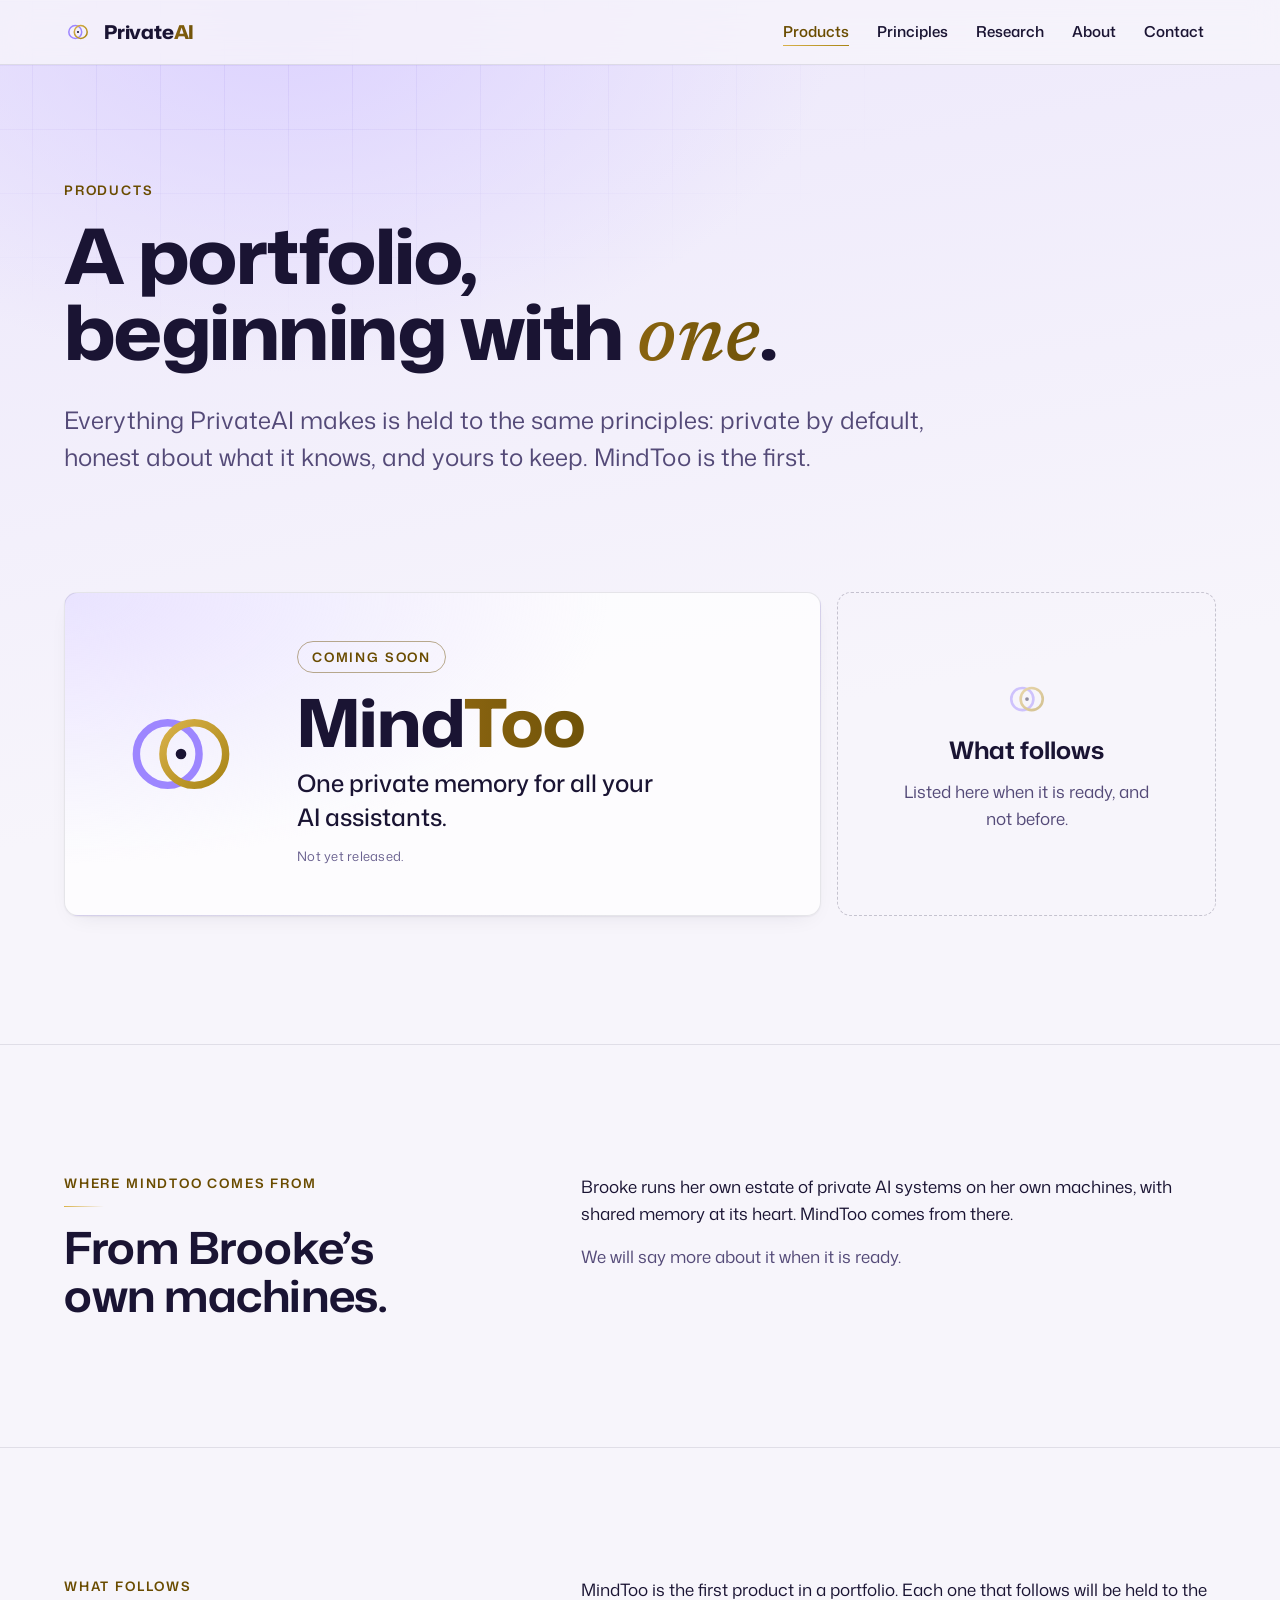
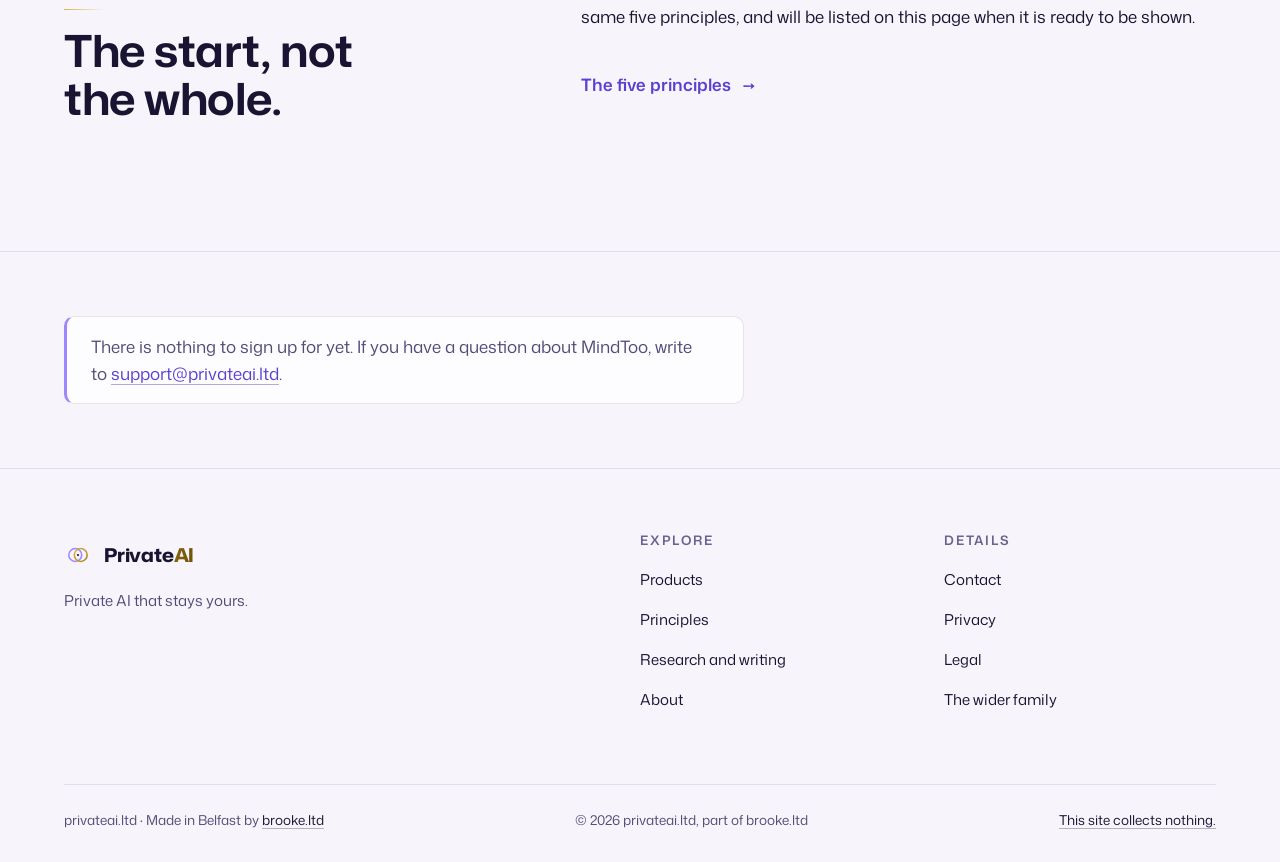
<file: products/index.html>
<!doctype html>
<html lang="en-GB" data-page="products">
<head>
<meta charset="utf-8">
<meta name="viewport" content="width=device-width, initial-scale=1">
<meta http-equiv="Content-Security-Policy" content="default-src 'self'; script-src 'self' 'inline-speculation-rules'; style-src 'self'; img-src 'self'; font-src 'self'; connect-src 'none'; media-src 'none'; object-src 'none'; frame-src 'none'; worker-src 'none'; manifest-src 'self'; form-action 'none'; base-uri 'none'">
<meta name="referrer" content="no-referrer">
<meta name="color-scheme" content="dark light">
<title>Products · PrivateAI</title>
<meta name="description" content="MindToo, the first product from PrivateAI, is coming soon: one private memory for all your AI assistants. It is the start of a portfolio.">
<link rel="canonical" href="https://privateai.ltd/products/">
<meta name="theme-color" media="(prefers-color-scheme: dark)" content="#110c26">
<meta name="theme-color" media="(prefers-color-scheme: light)" content="#f7f5fb">
<link rel="preload" href="/assets/fonts/mona-sans-latin-wdth-wght.woff2" as="font" type="font/woff2" crossorigin>
<link rel="stylesheet" href="/assets/css/site.css">
<link rel="expect" href="#intro" blocking="render">
<script type="module" src="/assets/js/site.js"></script>
<link rel="icon" href="/favicon.ico" sizes="16x16 32x32 48x48">
<link rel="icon" href="/assets/img/icon.svg" type="image/svg+xml">
<link rel="apple-touch-icon" href="/assets/img/apple-touch-icon.png">
<link rel="manifest" href="/site.webmanifest">
<meta property="og:type" content="website">
<meta property="og:site_name" content="PrivateAI">
<meta property="og:locale" content="en_GB">
<meta property="og:title" content="Products · PrivateAI">
<meta property="og:description" content="MindToo, the first product from PrivateAI, is coming soon: one private memory for all your AI assistants. It is the start of a portfolio.">
<meta property="og:url" content="https://privateai.ltd/products/">
<meta property="og:image" content="https://privateai.ltd/assets/img/og.jpg">
<meta property="og:image:width" content="1200">
<meta property="og:image:height" content="630">
<meta property="og:image:alt" content="PrivateAI: private AI that stays yours. The violet and gold rings on deep ink.">
<meta name="twitter:card" content="summary_large_image">
<script type="speculationrules">{"prerender":[{"where":{"href_matches":"/*"},"eagerness":"moderate"}]}</script>
</head>
<body>
<a class="skip-link" href="#main">Skip to content</a>
<header class="site-header">
  <div class="site-header__inner wrap">
    <a class="brand" href="/">
      <svg class="mark mark--header" viewBox="0 0 512 512" aria-hidden="true" focusable="false"><defs><linearGradient id="ring-gold-header" x1="0" y1="0" x2="1" y2="1"><stop class="mark__stop-a" offset="0" stop-color="#f1d27a"/><stop class="mark__stop-b" offset="1" stop-color="#c9a227"/></linearGradient></defs><circle class="mark__ring-a" cx="206" cy="256" r="118" fill="none" stroke="#9d86ff" stroke-width="28"/><circle class="mark__ring-b" cx="306" cy="256" r="118" fill="none" stroke="url(#ring-gold-header)" stroke-width="28"/><circle class="mark__core" cx="256" cy="256" r="20" fill="#ffffff"/></svg>
      <span class="wordmark">Private<span class="gild">AI</span></span>
    </a>
    <button class="menu-button" type="button" popovertarget="site-nav">
      <span class="menu-button__icon" aria-hidden="true"></span>
      <span class="menu-button__label">Menu</span>
    </button>
    <nav class="site-nav" id="site-nav" popover aria-label="Main">
      <ul role="list">
          <li><a href="/products/" aria-current="page">Products</a></li>
          <li><a href="/principles/">Principles</a></li>
          <li><a href="/research/">Research</a></li>
          <li><a href="/about/">About</a></li>
          <li><a href="/contact/">Contact</a></li>
      </ul>
    </nav>
  </div>
</header>
<main id="main" tabindex="-1">
<section class="page-intro intro" id="intro" aria-labelledby="page-title">
  <div class="wrap">
    <p class="eyebrow">Products</p>
    <h1 id="page-title">A portfolio, beginning with <em class="gild">one</em>.</h1>
    <p class="lede">Everything PrivateAI makes is held to the same principles: private by default, honest about what it knows, and yours to keep. MindToo is the first.</p>
  </div>
</section>

<section class="section" aria-labelledby="portfolio-title">
  <div class="wrap">
    <h2 class="visually-hidden" id="portfolio-title">The portfolio</h2>
    <div class="portfolio">
      <article class="product-card product-card--mindtoo" aria-labelledby="mindtoo-name">
        <div class="product-card__inner">
          <svg class="mark mark--product" viewBox="0 0 512 512" aria-hidden="true" focusable="false"><defs><linearGradient id="ring-gold-product" x1="0" y1="0" x2="1" y2="1"><stop class="mark__stop-a" offset="0" stop-color="#f1d27a"/><stop class="mark__stop-b" offset="1" stop-color="#c9a227"/></linearGradient></defs><circle class="mark__ring-a" cx="206" cy="256" r="118" fill="none" stroke="#9d86ff" stroke-width="28"/><circle class="mark__ring-b" cx="306" cy="256" r="118" fill="none" stroke="url(#ring-gold-product)" stroke-width="28"/><circle class="mark__core" cx="256" cy="256" r="20" fill="#ffffff"/></svg>
          <div>
            <p class="pill">Coming soon</p>
            <h3 class="product-card__name wordmark" id="mindtoo-name">Mind<span class="gild">Too</span></h3>
            <p class="tagline">One private memory for all your AI assistants.</p>
            <p class="product-card__note">Not yet released.</p>
          </div>
        </div>
      </article>
      <div class="slot reveal">
        <svg class="mark mark--slot" viewBox="0 0 512 512" aria-hidden="true" focusable="false"><defs><linearGradient id="ring-gold-slot" x1="0" y1="0" x2="1" y2="1"><stop class="mark__stop-a" offset="0" stop-color="#f1d27a"/><stop class="mark__stop-b" offset="1" stop-color="#c9a227"/></linearGradient></defs><circle class="mark__ring-a" cx="206" cy="256" r="118" fill="none" stroke="#9d86ff" stroke-width="28"/><circle class="mark__ring-b" cx="306" cy="256" r="118" fill="none" stroke="url(#ring-gold-slot)" stroke-width="28"/><circle class="mark__core" cx="256" cy="256" r="20" fill="#ffffff"/></svg>
        <p class="slot__title">What follows</p>
        <p>Listed here when it is ready, and not before.</p>
      </div>
    </div>
  </div>
</section>

<section class="section" aria-labelledby="origin-title">
  <div class="wrap split">
    <div class="split__inner">
      <header class="section-head">
        <p class="eyebrow">Where MindToo comes from</p>
        <h2 id="origin-title">From Brooke’s own machines.</h2>
      </header>
      <div class="stack reveal">
        <p>Brooke runs her own estate of private AI systems on her own machines, with shared memory at its heart. MindToo comes from there.</p>
        <p class="muted">We will say more about it when it is ready.</p>
      </div>
    </div>
  </div>
</section>

<section class="section" aria-labelledby="follows-title">
  <div class="wrap split">
    <div class="split__inner">
      <header class="section-head">
        <p class="eyebrow">What follows</p>
        <h2 id="follows-title">The start, not the whole.</h2>
      </header>
      <div class="stack reveal">
        <p>MindToo is the first product in a portfolio. Each one that follows will be held to the same five principles, and will be listed on this page when it is ready to be shown.</p>
        <p class="more"><a href="/principles/">The five principles</a></p>
      </div>
    </div>
  </div>
</section>

<section class="section section--tight" aria-labelledby="ask-title">
  <div class="wrap">
    <h2 class="visually-hidden" id="ask-title">Asking about MindToo</h2>
    <p class="callout">There is nothing to sign up for yet. If you have a question about MindToo, write to <a href="mailto:support@privateai.ltd">support@privateai.ltd</a>.</p>
  </div>
</section>
</main>
<footer class="site-footer">
  <div class="wrap site-footer__grid">
    <div class="site-footer__brand">
      <a class="brand" href="/">
        <svg class="mark mark--footer" viewBox="0 0 512 512" aria-hidden="true" focusable="false"><defs><linearGradient id="ring-gold-footer" x1="0" y1="0" x2="1" y2="1"><stop class="mark__stop-a" offset="0" stop-color="#f1d27a"/><stop class="mark__stop-b" offset="1" stop-color="#c9a227"/></linearGradient></defs><circle class="mark__ring-a" cx="206" cy="256" r="118" fill="none" stroke="#9d86ff" stroke-width="28"/><circle class="mark__ring-b" cx="306" cy="256" r="118" fill="none" stroke="url(#ring-gold-footer)" stroke-width="28"/><circle class="mark__core" cx="256" cy="256" r="20" fill="#ffffff"/></svg>
        <span class="wordmark">Private<span class="gild">AI</span></span>
      </a>
      <p>Private AI that stays yours.</p>
    </div>
    <nav class="site-footer__nav" aria-labelledby="footer-explore">
      <h2 class="site-footer__heading" id="footer-explore">Explore</h2>
      <ul role="list">
        <li><a href="/products/">Products</a></li>
        <li><a href="/principles/">Principles</a></li>
        <li><a href="/research/">Research and writing</a></li>
        <li><a href="/about/">About</a></li>
      </ul>
    </nav>
    <nav class="site-footer__nav" aria-labelledby="footer-details">
      <h2 class="site-footer__heading" id="footer-details">Details</h2>
      <ul role="list">
        <li><a href="/contact/">Contact</a></li>
        <li><a href="/privacy/">Privacy</a></li>
        <li><a href="/legal/">Legal</a></li>
        <li><a href="/family/">The wider family</a></li>
      </ul>
    </nav>
  </div>
  <div class="wrap site-footer__base">
    <p>privateai.ltd · Made in Belfast by <a href="https://brooke.ltd" rel="noreferrer">brooke.ltd</a></p>
    <p>© 2026 privateai.ltd, part of brooke.ltd</p>
    <p><a href="/privacy/">This site collects nothing.</a></p>
  </div>
</footer>
</body>
</html>
</file>
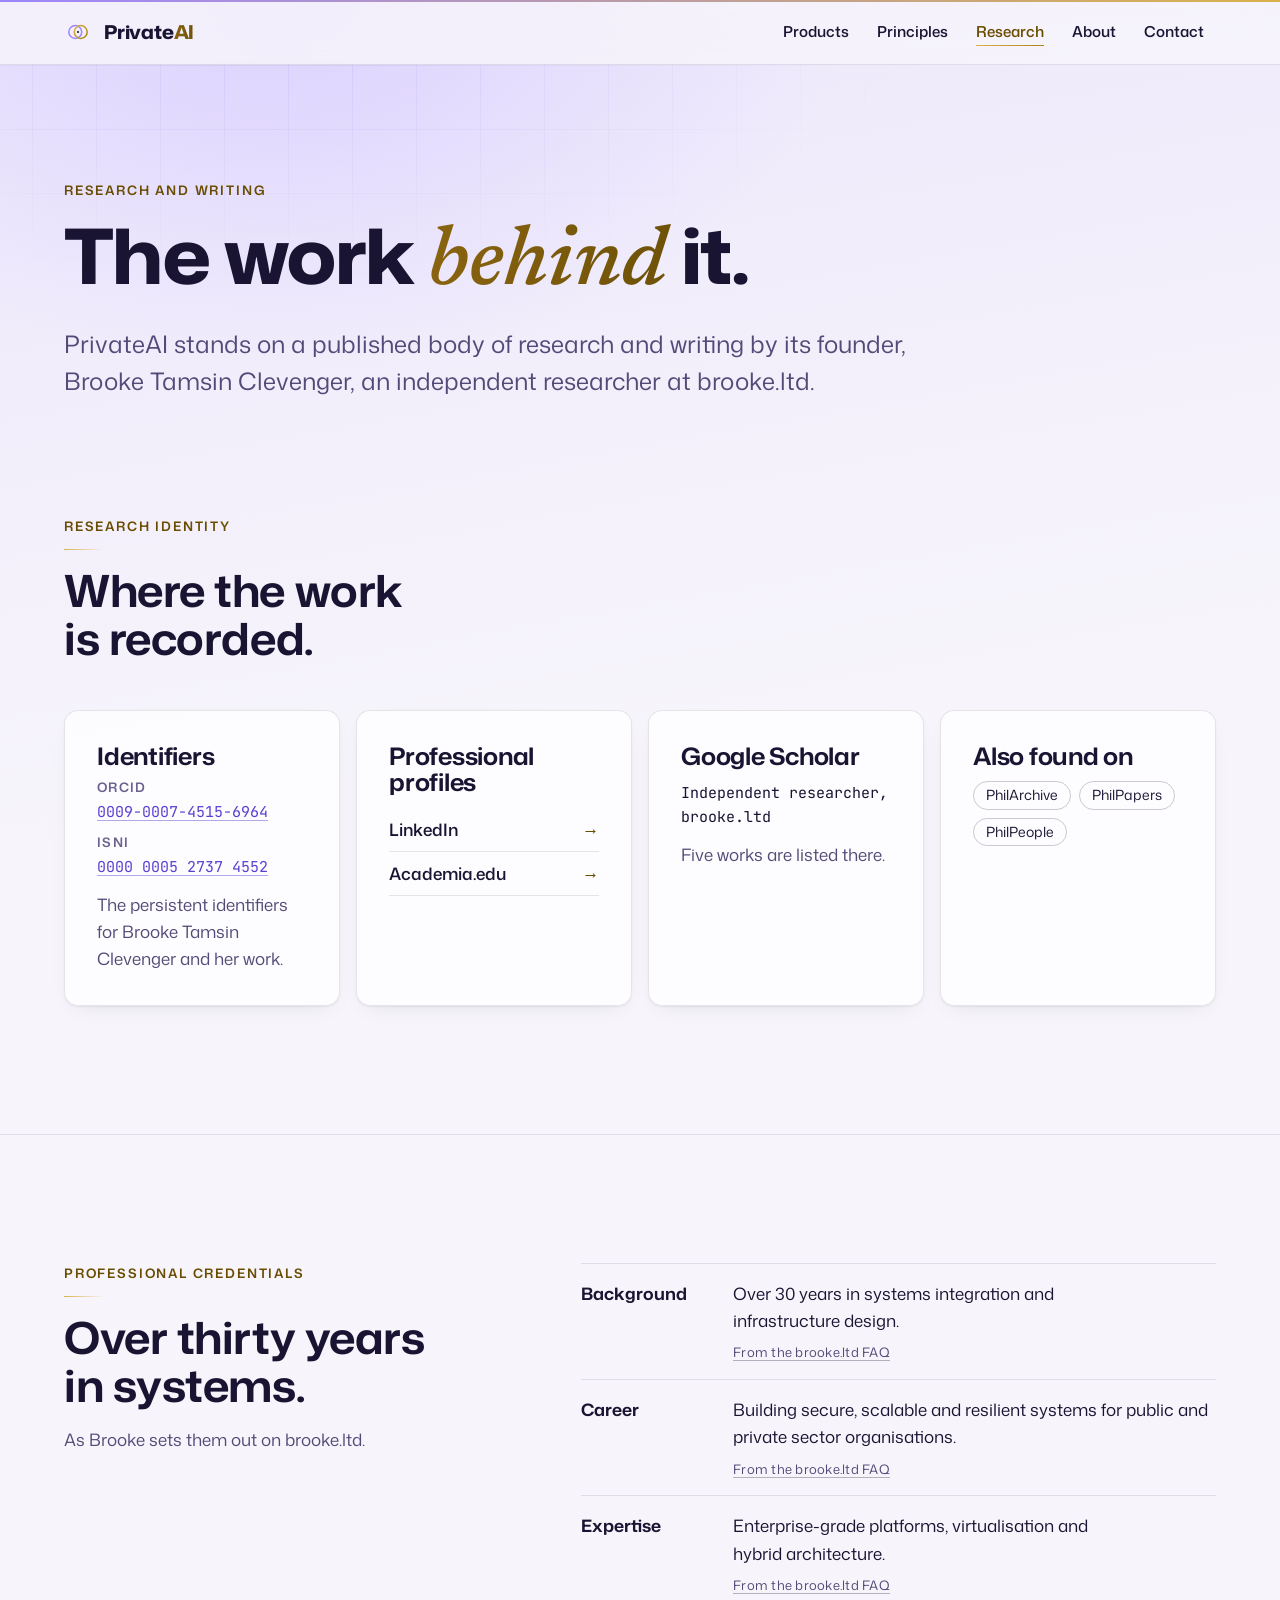
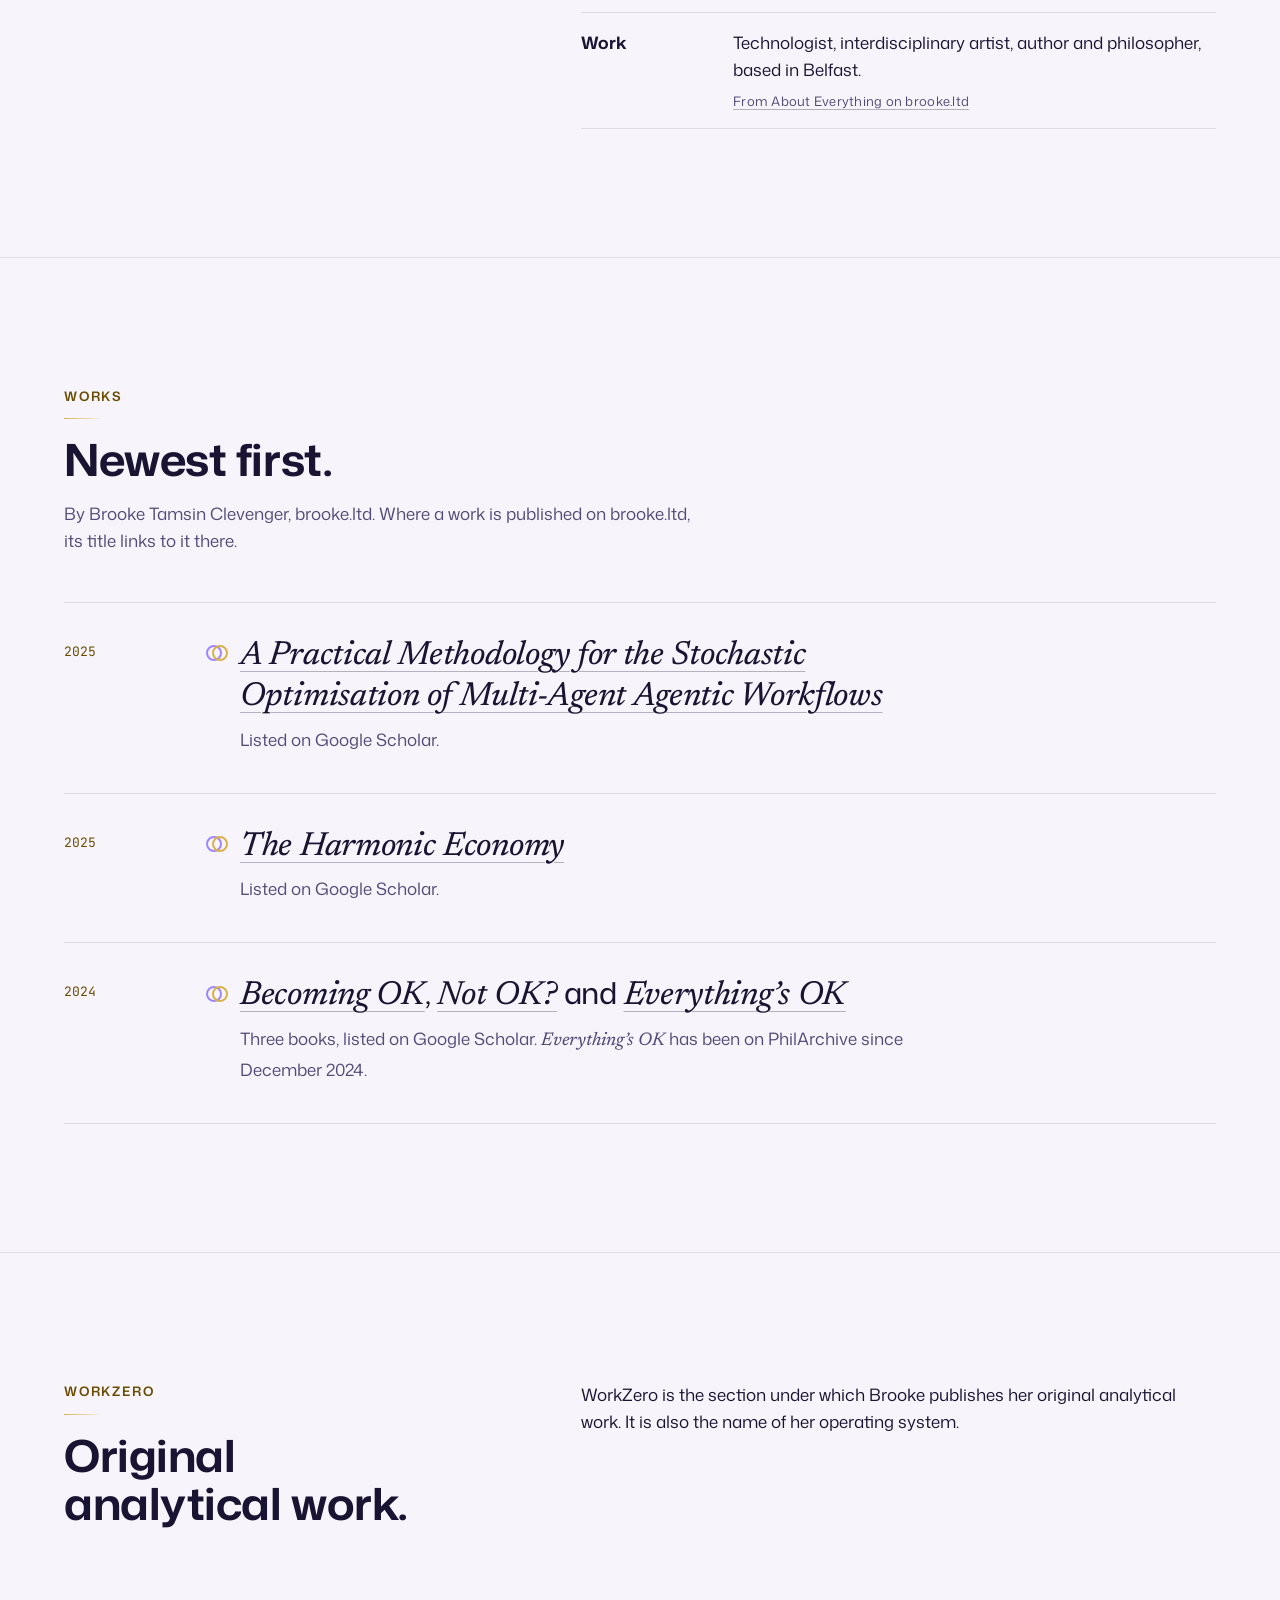
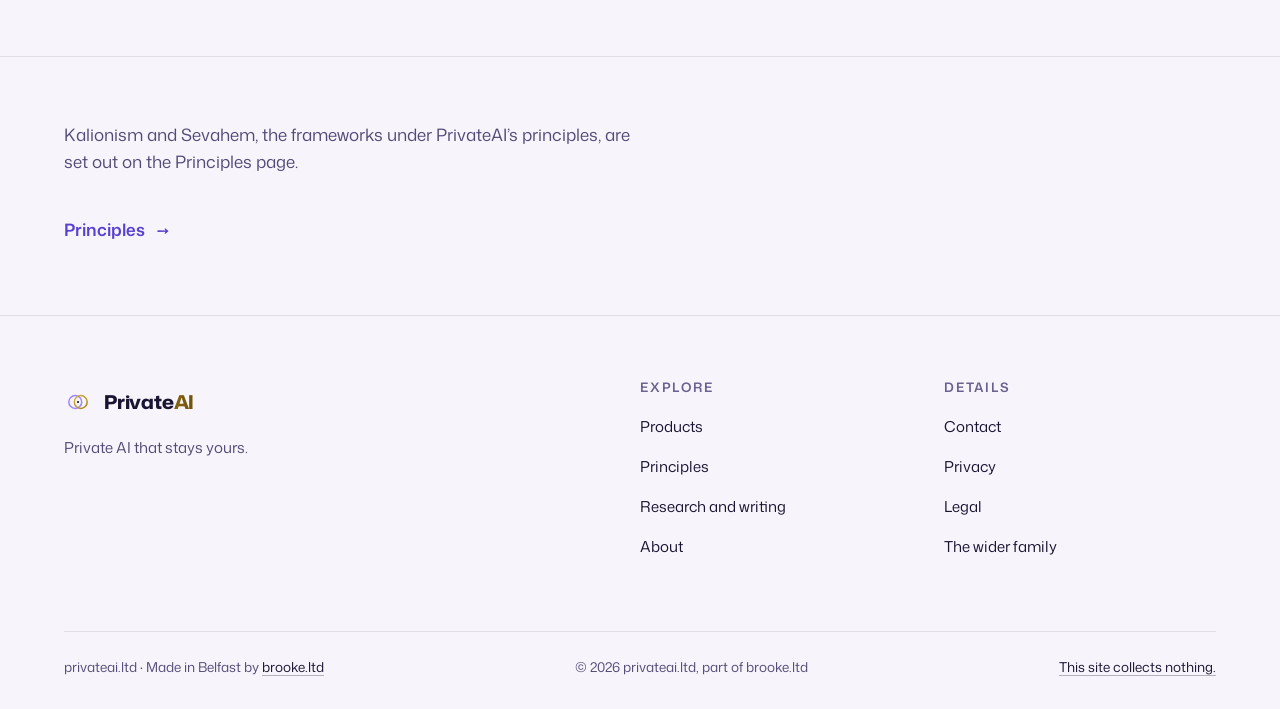
<file: research/index.html>
<!doctype html>
<html lang="en-GB" data-page="research">
<head>
<meta charset="utf-8">
<meta name="viewport" content="width=device-width, initial-scale=1">
<meta http-equiv="Content-Security-Policy" content="default-src 'self'; script-src 'self' 'inline-speculation-rules'; style-src 'self'; img-src 'self'; font-src 'self'; connect-src 'none'; media-src 'none'; object-src 'none'; frame-src 'none'; worker-src 'none'; manifest-src 'self'; form-action 'none'; base-uri 'none'">
<meta name="referrer" content="no-referrer">
<meta name="color-scheme" content="dark light">
<title>Research and writing · PrivateAI</title>
<meta name="description" content="The published work behind PrivateAI: research papers and books by Brooke Tamsin Clevenger, an independent researcher at brooke.ltd, and her credentials.">
<link rel="canonical" href="https://privateai.ltd/research/">
<meta name="theme-color" media="(prefers-color-scheme: dark)" content="#110c26">
<meta name="theme-color" media="(prefers-color-scheme: light)" content="#f7f5fb">
<link rel="preload" href="/assets/fonts/mona-sans-latin-wdth-wght.woff2" as="font" type="font/woff2" crossorigin>
<link rel="stylesheet" href="/assets/css/site.css">
<link rel="expect" href="#intro" blocking="render">
<script type="module" src="/assets/js/site.js"></script>
<link rel="icon" href="/favicon.ico" sizes="16x16 32x32 48x48">
<link rel="icon" href="/assets/img/icon.svg" type="image/svg+xml">
<link rel="apple-touch-icon" href="/assets/img/apple-touch-icon.png">
<link rel="manifest" href="/site.webmanifest">
<meta property="og:type" content="website">
<meta property="og:site_name" content="PrivateAI">
<meta property="og:locale" content="en_GB">
<meta property="og:title" content="Research and writing · PrivateAI">
<meta property="og:description" content="The published work behind PrivateAI: research papers and books by Brooke Tamsin Clevenger, an independent researcher at brooke.ltd, and her credentials.">
<meta property="og:url" content="https://privateai.ltd/research/">
<meta property="og:image" content="https://privateai.ltd/assets/img/og.jpg">
<meta property="og:image:width" content="1200">
<meta property="og:image:height" content="630">
<meta property="og:image:alt" content="PrivateAI: private AI that stays yours. The violet and gold rings on deep ink.">
<meta name="twitter:card" content="summary_large_image">
<script type="speculationrules">{"prerender":[{"where":{"href_matches":"/*"},"eagerness":"moderate"}]}</script>
</head>
<body>
<a class="skip-link" href="#main">Skip to content</a>
<div class="progress" aria-hidden="true"></div>
<header class="site-header">
  <div class="site-header__inner wrap">
    <a class="brand" href="/">
      <svg class="mark mark--header" viewBox="0 0 512 512" aria-hidden="true" focusable="false"><defs><linearGradient id="ring-gold-header" x1="0" y1="0" x2="1" y2="1"><stop class="mark__stop-a" offset="0" stop-color="#f1d27a"/><stop class="mark__stop-b" offset="1" stop-color="#c9a227"/></linearGradient></defs><circle class="mark__ring-a" cx="206" cy="256" r="118" fill="none" stroke="#9d86ff" stroke-width="28"/><circle class="mark__ring-b" cx="306" cy="256" r="118" fill="none" stroke="url(#ring-gold-header)" stroke-width="28"/><circle class="mark__core" cx="256" cy="256" r="20" fill="#ffffff"/></svg>
      <span class="wordmark">Private<span class="gild">AI</span></span>
    </a>
    <button class="menu-button" type="button" popovertarget="site-nav">
      <span class="menu-button__icon" aria-hidden="true"></span>
      <span class="menu-button__label">Menu</span>
    </button>
    <nav class="site-nav" id="site-nav" popover aria-label="Main">
      <ul role="list">
          <li><a href="/products/">Products</a></li>
          <li><a href="/principles/">Principles</a></li>
          <li><a href="/research/" aria-current="page">Research</a></li>
          <li><a href="/about/">About</a></li>
          <li><a href="/contact/">Contact</a></li>
      </ul>
    </nav>
  </div>
</header>
<main id="main" tabindex="-1">
<section class="page-intro intro" id="intro" aria-labelledby="page-title">
  <div class="wrap">
    <p class="eyebrow">Research and writing</p>
    <h1 id="page-title">The work <em class="gild">behind</em> it.</h1>
    <p class="lede">PrivateAI stands on a published body of research and writing by its founder, Brooke Tamsin Clevenger, an independent researcher at brooke.ltd.</p>
  </div>
</section>

<section class="section" aria-labelledby="identity-title">
  <div class="wrap">
    <header class="section-head reveal">
      <p class="eyebrow">Research identity</p>
      <h2 id="identity-title">Where the work is recorded.</h2>
    </header>
    <div class="ids">
      <article class="card id-card reveal" aria-labelledby="ids-title">
        <h3 id="ids-title">Identifiers</h3>
        <dl class="id-list">
          <div><dt>ORCID</dt><dd class="ident"><a href="https://orcid.org/0009-0007-4515-6964" rel="noreferrer">0009-0007-4515-6964</a></dd></div>
          <div><dt>ISNI</dt><dd class="ident"><a href="https://isni.org/isni/0000000527374552" rel="noreferrer">0000 0005 2737 4552</a></dd></div>
        </dl>
        <p>The persistent identifiers for Brooke Tamsin Clevenger and her work.</p>
      </article>
      <article class="card id-card reveal" aria-labelledby="profiles-title">
        <h3 id="profiles-title">Professional profiles</h3>
        <ul class="profile-list" role="list">
          <li><a href="https://www.linkedin.com/in/brooke-clevenger-5050973/" rel="noreferrer">LinkedIn</a></li>
          <li><a href="https://independent.academia.edu/ClevengerBrooke" rel="noreferrer">Academia.edu</a></li>
        </ul>
      </article>
      <article class="card id-card reveal" aria-labelledby="scholar-title">
        <h3 id="scholar-title">Google Scholar</h3>
        <p class="ident">Independent researcher, brooke.ltd</p>
        <p>Five works are listed there.</p>
      </article>
      <article class="card id-card reveal" aria-labelledby="elsewhere-title">
        <h3 id="elsewhere-title">Also found on</h3>
        <ul class="service-list" role="list">
          <li>PhilArchive</li>
          <li>PhilPapers</li>
          <li>PhilPeople</li>
        </ul>
      </article>
    </div>
  </div>
</section>

<section class="section" aria-labelledby="credentials-title">
  <div class="wrap split">
    <div class="split__inner">
      <header class="section-head">
        <p class="eyebrow">Professional credentials</p>
        <h2 id="credentials-title">Over thirty years in systems.</h2>
        <p class="lede">As Brooke sets them out on brooke.ltd.</p>
      </header>
      <dl class="facts facts--compact reveal">
        <div class="facts__row">
          <dt>Background</dt>
          <dd>
            <p>Over 30 years in systems integration and infrastructure design.</p>
            <p class="source"><a href="https://www.brooke.ltd/consider/brooke-tamsin-clevenger-FAQ" rel="noreferrer">From the brooke.ltd FAQ</a></p>
          </dd>
        </div>
        <div class="facts__row">
          <dt>Career</dt>
          <dd>
            <p>Building secure, scalable and resilient systems for public and private sector organisations.</p>
            <p class="source"><a href="https://www.brooke.ltd/consider/brooke-tamsin-clevenger-FAQ" rel="noreferrer">From the brooke.ltd FAQ</a></p>
          </dd>
        </div>
        <div class="facts__row">
          <dt>Expertise</dt>
          <dd>
            <p>Enterprise-grade platforms, virtualisation and hybrid architecture.</p>
            <p class="source"><a href="https://www.brooke.ltd/consider/brooke-tamsin-clevenger-FAQ" rel="noreferrer">From the brooke.ltd FAQ</a></p>
          </dd>
        </div>
        <div class="facts__row">
          <dt>Work</dt>
          <dd>
            <p>Technologist, interdisciplinary artist, author and philosopher, based in Belfast.</p>
            <p class="source"><a href="https://www.brooke.ltd/consider/About-Everything-Brooke-Tamsin-Clevenger" rel="noreferrer">From About Everything on brooke.ltd</a></p>
          </dd>
        </div>
      </dl>
    </div>
  </div>
</section>

<section class="section" aria-labelledby="works-title">
  <div class="wrap">
    <header class="section-head reveal">
      <p class="eyebrow">Works</p>
      <h2 id="works-title">Newest first.</h2>
      <p class="lede">By Brooke Tamsin Clevenger, brooke.ltd. Where a work is published on brooke.ltd, its title links to it there.</p>
    </header>
    <ol class="works" role="list">
      <li class="work reveal">
        <p class="work__year">2025</p>
        <h3 class="work__title"><a href="https://www.brooke.ltd/create/Publishing-The-Art-of-not-Art/writings/Agentic-Markov-Chain-Position-Paper" rel="noreferrer"><cite>A Practical Methodology for the Stochastic Optimisation of Multi-Agent Agentic Workflows</cite><span class="visually-hidden"> (on brooke.ltd)</span></a></h3>
        <p class="work__meta">Listed on Google Scholar.</p>
      </li>
      <li class="work reveal">
        <p class="work__year">2025</p>
        <h3 class="work__title"><a href="https://www.brooke.ltd/create/Publishing-The-Art-of-not-Art/writings/The-Harmonic-Economy-Paper" rel="noreferrer"><cite>The Harmonic Economy</cite><span class="visually-hidden"> (on brooke.ltd)</span></a></h3>
        <p class="work__meta">Listed on Google Scholar.</p>
      </li>
      <li class="work reveal">
        <p class="work__year">2024</p>
        <h3 class="work__title"><a href="https://www.brooke.ltd/create/Publishing-The-Art-of-not-Art/writings/being-ok/becoming-ok" rel="noreferrer"><cite>Becoming OK</cite><span class="visually-hidden"> (on brooke.ltd)</span></a>, <a href="https://www.brooke.ltd/create/Publishing-The-Art-of-not-Art/writings/being-ok/not-ok" rel="noreferrer"><cite>Not OK?</cite><span class="visually-hidden"> (on brooke.ltd)</span></a> and <a href="https://www.brooke.ltd/create/Publishing-The-Art-of-not-Art/writings/being-ok/everythings-ok" rel="noreferrer"><cite>Everything’s OK</cite><span class="visually-hidden"> (on brooke.ltd)</span></a></h3>
        <p class="work__meta">Three books, listed on Google Scholar. <cite>Everything’s OK</cite> has been on PhilArchive since December 2024.</p>
      </li>
    </ol>
  </div>
</section>

<section class="section" aria-labelledby="workzero-title">
  <div class="wrap split">
    <div class="split__inner">
      <header class="section-head">
        <p class="eyebrow">WorkZero</p>
        <h2 id="workzero-title">Original analytical work.</h2>
      </header>
      <div class="stack reveal">
        <p>WorkZero is the section under which Brooke publishes her original analytical work. It is also the name of her operating system.</p>
      </div>
    </div>
  </div>
</section>

<section class="section section--tight" aria-labelledby="frameworks-link-title">
  <div class="wrap">
    <h2 class="visually-hidden" id="frameworks-link-title">Frameworks</h2>
    <p class="lede lede--plain">Kalionism and Sevahem, the frameworks under PrivateAI’s principles, are set out on the Principles page.</p>
    <p class="more"><a href="/principles/">Principles</a></p>
  </div>
</section>
</main>
<footer class="site-footer">
  <div class="wrap site-footer__grid">
    <div class="site-footer__brand">
      <a class="brand" href="/">
        <svg class="mark mark--footer" viewBox="0 0 512 512" aria-hidden="true" focusable="false"><defs><linearGradient id="ring-gold-footer" x1="0" y1="0" x2="1" y2="1"><stop class="mark__stop-a" offset="0" stop-color="#f1d27a"/><stop class="mark__stop-b" offset="1" stop-color="#c9a227"/></linearGradient></defs><circle class="mark__ring-a" cx="206" cy="256" r="118" fill="none" stroke="#9d86ff" stroke-width="28"/><circle class="mark__ring-b" cx="306" cy="256" r="118" fill="none" stroke="url(#ring-gold-footer)" stroke-width="28"/><circle class="mark__core" cx="256" cy="256" r="20" fill="#ffffff"/></svg>
        <span class="wordmark">Private<span class="gild">AI</span></span>
      </a>
      <p>Private AI that stays yours.</p>
    </div>
    <nav class="site-footer__nav" aria-labelledby="footer-explore">
      <h2 class="site-footer__heading" id="footer-explore">Explore</h2>
      <ul role="list">
        <li><a href="/products/">Products</a></li>
        <li><a href="/principles/">Principles</a></li>
        <li><a href="/research/">Research and writing</a></li>
        <li><a href="/about/">About</a></li>
      </ul>
    </nav>
    <nav class="site-footer__nav" aria-labelledby="footer-details">
      <h2 class="site-footer__heading" id="footer-details">Details</h2>
      <ul role="list">
        <li><a href="/contact/">Contact</a></li>
        <li><a href="/privacy/">Privacy</a></li>
        <li><a href="/legal/">Legal</a></li>
        <li><a href="/family/">The wider family</a></li>
      </ul>
    </nav>
  </div>
  <div class="wrap site-footer__base">
    <p>privateai.ltd · Made in Belfast by <a href="https://brooke.ltd" rel="noreferrer">brooke.ltd</a></p>
    <p>© 2026 privateai.ltd, part of brooke.ltd</p>
    <p><a href="/privacy/">This site collects nothing.</a></p>
  </div>
</footer>
</body>
</html>
</file>
<file: assets/css/site.css>
/* PrivateAI · site.css
   One stylesheet for the whole site. The design system it implements is documented in DESIGN.md.
   Layers run from least to most specific intent. Every animation lives in the motion layer, inside
   prefers-reduced-motion: no-preference, so reduced motion means no motion at all. */

@layer reset, tokens, base, layout, components, pages, motion, print;

/* Cross-document view transitions, only where motion is welcome. This rule must sit outside @layer:
   Chromium ignores @view-transition inside a cascade layer (the check script proves it runs). */
@media (prefers-reduced-motion: no-preference) {
  @view-transition { navigation: auto; }
}

/* ---------------------------------------------------------------- Fonts (self-hosted, variable) */

@font-face {
  font-family: "Mona Sans";
  src: url("/assets/fonts/mona-sans-latin-wdth-wght.woff2") format("woff2");
  font-weight: 200 900;
  font-stretch: 75% 125%;
  font-style: normal;
  font-display: swap;
}

@font-face {
  font-family: "Newsreader";
  src: url("/assets/fonts/newsreader-latin-wght-italic.woff2") format("woff2");
  font-weight: 200 800;
  font-style: italic;
  font-display: swap;
}

@font-face {
  font-family: "JetBrains Mono";
  src: url("/assets/fonts/jetbrains-mono-latin-wght.woff2") format("woff2");
  font-weight: 100 800;
  font-style: normal;
  font-display: swap;
}

/* Metric-matched stand-in while Mona Sans loads, so text does not jump when it arrives. */
@font-face {
  font-family: "Mona Sans Fallback";
  src: local("Arial"), local("Helvetica Neue"), local("Helvetica"), local("Liberation Sans");
  size-adjust: 102%;
  ascent-override: 106.9%;
  descent-override: 31.4%;
  line-gap-override: 0%;
}

/* ---------------------------------------------------------------- Reset */

@layer reset {
  :where(*, ::before, ::after) { box-sizing: border-box; }
  :where(body, h1, h2, h3, h4, p, figure, blockquote, dl, dd, ol, ul) { margin: 0; }
  :where(ul, ol)[role="list"] { list-style: none; padding: 0; }
  :where(img, svg, canvas) { display: block; max-width: 100%; }
  :where(button) { font: inherit; color: inherit; }
  :where([hidden]) { display: none !important; }
}

/* ---------------------------------------------------------------- Tokens */

@layer tokens {
  :root {
    color-scheme: dark light;

    /* Colour: dark is the brand's home (the holding page). */
    --paper: #110c26;
    --paper-2: #231a52;
    --glow: #3a2a86;
    --ink: #f2effa;
    --ink-muted: #b9b1d6;
    --ink-subtle: #8f86b3;
    --violet: #9d86ff;
    --violet-text: #b9a8ff;
    --gold: #f1d27a;
    --gold-2: #c9a227;
    --gild-a: #f1d27a;
    --gild-b: #c9a227;
    --gild-text: #f1d27a;
    --surface: rgba(255, 255, 255, 0.045);
    --surface-2: rgba(255, 255, 255, 0.075);
    --surface-solid: #1a1436;
    --line: rgba(255, 255, 255, 0.09);
    --line-strong: rgba(255, 255, 255, 0.18);
    --pill-line: rgba(241, 210, 122, 0.45);
    --underline: rgba(242, 239, 250, 0.3);
    --core: #ffffff;
    --focus: #f1d27a;
    --grid: rgba(157, 134, 255, 0.075);
    --header-bg: rgba(17, 12, 38, 0.78);
    --backdrop: rgba(8, 5, 20, 0.6);
    --shadow: none;
    --button-bg: #f1d27a;
    --button-ink: #110c26;
    --button-bg-hover: #f7e2a4;
    --todo-bg: #2a2140;
    --todo-bg-2: #332748;
    --todo-ink: #ffd58a;
    --todo-line: rgba(255, 213, 138, 0.7);

    /* Type */
    --font-sans: "Mona Sans", "Mona Sans Fallback", ui-sans-serif, system-ui, -apple-system, "Segoe UI", Roboto,
      "Helvetica Neue", Arial, sans-serif;
    --font-serif: "Newsreader", "Iowan Old Style", "Palatino Linotype", Palatino, Georgia, serif;
    --font-mono: "JetBrains Mono", ui-monospace, "SFMono-Regular", Menlo, Consolas, monospace;
    --step--2: 0.75rem;
    --step--1: 0.8125rem;
    --step-0: 1.0625rem;
    --step-1: clamp(1.1875rem, 1.05rem + 0.6vw, 1.5rem);
    --step-2: clamp(1.375rem, 1.15rem + 1vw, 1.875rem);
    --step-3: clamp(1.75rem, 1.3rem + 2vw, 2.75rem);
    --step-4: clamp(2.75rem, 1.6rem + 5vw, 4.75rem);

    /* Space and shape */
    --space-1: 4px;
    --space-2: 8px;
    --space-3: 12px;
    --space-4: 16px;
    --space-5: 24px;
    --space-6: 32px;
    --space-7: 48px;
    --space-8: 64px;
    --space-9: 96px;
    --space-10: 128px;
    --section-space: clamp(var(--space-8), 10vw, var(--space-10));
    --gutter: clamp(16px, 4vw, 40px);
    --wrap: 72rem;
    --wrap-narrow: 46rem;
    --measure: 68ch;
    --radius-card: 14px;
    --radius-pill: 999px;
    --radius-control: 10px;
    --radius-small: 6px;
    --header-height: 4rem;

    /* Motion */
    --dur-fast: 160ms;
    --dur-base: 320ms;
    --dur-slow: 700ms;
    --dur-breath: 7s;
    --ease-breath: ease-in-out;
    --ease-out: cubic-bezier(0.2, 0.7, 0.2, 1);
  }

  @media (prefers-color-scheme: light) {
    :root {
      --paper: #f7f5fb;
      --paper-2: #ece7fb;
      --glow: #dcd2ff;
      --ink: #1a1433;
      --ink-muted: #544a78;
      --ink-subtle: #6b6290;
      --violet: #9d86ff;
      --violet-text: #5a3fd1;
      --gold: #d9b24a;
      --gold-2: #a88414;
      --gild-a: #8a6410;
      --gild-b: #6e5208;
      --gild-text: #6a4c00;
      --surface: rgba(255, 255, 255, 0.72);
      --surface-2: #ffffff;
      --surface-solid: #ffffff;
      --line: rgba(26, 20, 51, 0.1);
      --line-strong: rgba(26, 20, 51, 0.22);
      --pill-line: rgba(106, 76, 0, 0.45);
      --underline: rgba(26, 20, 51, 0.3);
      --core: #1a1433;
      --focus: #5a3fd1;
      --grid: rgba(90, 63, 209, 0.07);
      --header-bg: rgba(247, 245, 251, 0.82);
      --backdrop: rgba(26, 20, 51, 0.35);
      --shadow: 0 1px 2px rgba(26, 20, 51, 0.06), 0 8px 24px -12px rgba(26, 20, 51, 0.12);
      --button-bg: #1a1433;
      --button-ink: #f7f5fb;
      --button-bg-hover: #2e2556;
      --todo-bg: #fff4d6;
      --todo-bg-2: #ffecbc;
      --todo-ink: #5c3d00;
      --todo-line: rgba(92, 61, 0, 0.6);
    }
  }
}

/* ---------------------------------------------------------------- Base */

@layer base {
  html {
    background: var(--paper);
    color: var(--ink);
    font-family: var(--font-sans);
    font-size: 100%;
    line-height: 1.6;
    text-size-adjust: 100%;
    -webkit-text-size-adjust: 100%;
    scroll-padding-top: calc(var(--header-height) + var(--space-4));
    accent-color: var(--violet-text);
    scrollbar-color: color-mix(in oklab, var(--violet) 55%, var(--paper)) var(--paper);
  }

  body {
    min-height: 100dvh;
    display: flex;
    flex-direction: column;
    font-size: var(--step-0);
    font-optical-sizing: auto;
    /* The holding page's ground, kept to the top of the page so long pages settle into deep ink. */
    background:
      linear-gradient(170deg, var(--paper-2), var(--paper) 70%) top / 100% 110svh no-repeat,
      var(--paper);
  }

  main { flex: 1; }
  main:focus { outline: none; }

  h1, h2, h3, h4 {
    font-weight: 650;
    font-stretch: 108%;
    line-height: 1.1;
    letter-spacing: -0.01em;
    text-wrap: balance;
  }

  h1 {
    font-size: var(--step-4);
    font-weight: 750;
    font-stretch: 112%;
    line-height: 1;
    letter-spacing: -0.02em;
  }

  h2 { font-size: var(--step-3); }
  h3 { font-size: var(--step-2); }

  p, li, dd, figcaption { text-wrap: pretty; }
  p { max-width: var(--measure); }

  a {
    color: var(--violet-text);
    text-decoration-line: underline;
    text-decoration-thickness: 1px;
    text-decoration-color: color-mix(in oklab, currentColor 45%, transparent);
    text-underline-offset: 0.22em;
    transition: color var(--dur-fast), text-decoration-color var(--dur-fast);
  }
  a:hover { color: var(--gild-text); text-decoration-color: currentColor; }

  :focus-visible {
    outline: 2px solid var(--focus);
    outline-offset: 3px;
    border-radius: 4px;
  }

  ::selection { background: var(--violet); color: #110c26; }

  cite, em { font-style: italic; }
  cite { font-family: var(--font-serif); font-weight: 450; font-size: 1.08em; }
  strong, b { font-weight: 650; }

  code, kbd, samp { font-family: var(--font-mono); font-size: 0.9em; }

  hr { border: 0; border-top: 1px solid var(--line); margin: 0; }
}

/* ---------------------------------------------------------------- Layout */

@layer layout {
  .wrap {
    width: min(var(--wrap), 100% - 2 * var(--gutter));
    margin-inline: auto;
  }

  .wrap--narrow { width: min(var(--wrap-narrow), 100% - 2 * var(--gutter)); }

  .section { padding-block: var(--section-space); }
  .section + .section { border-top: 1px solid var(--line); }
  .intro + .section { padding-top: clamp(var(--space-5), 3vw, var(--space-7)); }
  .section--tight { padding-block: var(--space-8); }

  .stack > * + * { margin-top: var(--space-4); }
  .stack-lg > * + * { margin-top: var(--space-6); }

  /* Heading on the left, content on the right, when the section is wide enough. */
  .split { container: split / inline-size; }
  .split__inner { display: grid; gap: var(--space-6); }
  @container split (min-width: 52rem) {
    .split__inner { grid-template-columns: minmax(0, 5fr) minmax(0, 7fr); gap: var(--space-8); align-items: start; }
    .split__inner > .section-head { position: sticky; top: calc(var(--header-height) + var(--space-6)); }
  }

  /* Page intros carry the holding page's glow and a faint hairline grid. */
  .intro {
    position: relative;
    isolation: isolate;
  }
  .intro::before,
  .intro::after {
    content: "";
    position: absolute;
    z-index: -1;
    inset: calc(-1 * var(--header-height)) 0 0;
    pointer-events: none;
  }
  .intro::before {
    background: radial-gradient(900px 600px at var(--glow-x, 50%) var(--glow-y, 18%), var(--glow) 0%, transparent 62%);
  }
  .intro::after {
    background-image:
      linear-gradient(var(--grid) 1px, transparent 1px),
      linear-gradient(90deg, var(--grid) 1px, transparent 1px);
    background-size: 64px 64px;
    background-position: center top;
    mask-image: radial-gradient(ellipse 70% 80% at var(--glow-x, 50%) 0%, #000 20%, transparent 75%);
  }

  .page-intro {
    --glow-x: 22%;
    --glow-y: 0%;
    padding-block: clamp(var(--space-8), 9vw, var(--space-10)) clamp(var(--space-7), 6vw, var(--space-9));
  }
  .page-intro h1 { max-width: 16ch; }
  .page-intro .lede { margin-top: var(--space-5); }
}

/* ---------------------------------------------------------------- Components */

@layer components {
  .visually-hidden {
    position: absolute !important;
    width: 1px;
    height: 1px;
    margin: -1px;
    padding: 0;
    overflow: hidden;
    clip-path: inset(50%);
    white-space: nowrap;
    border: 0;
  }

  /* Skip link */
  .skip-link {
    position: absolute;
    left: var(--space-4);
    top: var(--space-3);
    z-index: 100;
    padding: var(--space-2) var(--space-4);
    border-radius: var(--radius-control);
    background: var(--button-bg);
    color: var(--button-ink);
    font-weight: 600;
    text-decoration: none;
    translate: 0 -200%;
  }
  .skip-link:focus-visible { translate: 0 0; }

  /* The rings mark */
  .mark { overflow: visible; }
  .mark .mark__ring-a { stroke: var(--violet); }
  .mark .mark__stop-a { stop-color: var(--gold); }
  .mark .mark__stop-b { stop-color: var(--gold-2); }
  .mark .mark__core { fill: var(--core); }
  .mark--header, .mark--footer { width: 1.75rem; height: 1.75rem; flex: none; }

  /* Wordmark and gilding */
  .wordmark {
    font-weight: 750;
    font-stretch: 112%;
    letter-spacing: -0.01em;
    white-space: nowrap;
  }

  .gild {
    background: linear-gradient(90deg, var(--gild-a), var(--gild-b));
    -webkit-background-clip: text;
    background-clip: text;
    color: transparent;
    -webkit-text-fill-color: transparent;
    /* Room for italic overhangs, so the gradient covers the whole glyph. */
    padding-inline: 0.06em;
    margin-inline: -0.06em;
    -webkit-box-decoration-break: clone;
    box-decoration-break: clone;
  }

  em.gild {
    font-family: var(--font-serif);
    font-style: italic;
    font-weight: 520;
    font-stretch: normal;
    font-size: 1.1em;
    letter-spacing: 0;
    line-height: 0.9;
  }

  /* Header */
  .site-header {
    position: sticky;
    top: 0;
    z-index: 50;
    background-color: var(--header-bg);
    border-bottom: 1px solid var(--line);
    -webkit-backdrop-filter: blur(14px) saturate(1.2);
    backdrop-filter: blur(14px) saturate(1.2);
  }

  .site-header__inner {
    display: flex;
    align-items: center;
    justify-content: space-between;
    gap: var(--space-4);
    min-height: var(--header-height);
  }

  .brand {
    display: inline-flex;
    align-items: center;
    gap: var(--space-3);
    min-height: 44px;
    color: var(--ink);
    font-size: 1.1875rem;
    text-decoration: none;
  }
  .brand:hover { color: var(--ink); }

  .menu-button {
    display: inline-flex;
    align-items: center;
    gap: var(--space-2);
    min-height: 44px;
    padding: 0 var(--space-4);
    border: 1px solid var(--line-strong);
    border-radius: var(--radius-pill);
    background: transparent;
    font-size: var(--step--1);
    font-weight: 600;
    letter-spacing: 0.08em;
    text-transform: uppercase;
    cursor: pointer;
  }
  .menu-button:hover { border-color: var(--gild-text); }
  .menu-button__icon,
  .menu-button__icon::before,
  .menu-button__icon::after {
    display: block;
    width: 16px;
    height: 1.5px;
    border-radius: 1px;
    background: currentColor;
  }
  .menu-button__icon { position: relative; }
  .menu-button__icon::before,
  .menu-button__icon::after { content: ""; position: absolute; left: 0; }
  .menu-button__icon::before { top: -5px; }
  .menu-button__icon::after { top: 5px; }

  .site-nav ul { display: flex; flex-direction: column; gap: var(--space-1); }
  .site-nav a {
    display: flex;
    align-items: center;
    min-height: 48px;
    padding: 0 var(--space-4);
    border-radius: var(--radius-control);
    color: var(--ink);
    font-weight: 550;
    text-decoration: none;
    position: relative;
  }
  .site-nav a:hover { background: var(--surface-2); color: var(--ink); }
  .site-nav a[aria-current="page"] { color: var(--gild-text); }

  /* The menu as a native popover on narrow screens. */
  .site-nav:popover-open {
    position: fixed;
    inset: calc(var(--header-height) + var(--space-2)) var(--gutter) auto auto;
    width: min(20rem, 100% - 2 * var(--gutter));
    margin: 0;
    padding: var(--space-3);
    border: 1px solid var(--line-strong);
    border-radius: var(--radius-card);
    background: var(--surface-solid);
    color: var(--ink);
    box-shadow: 0 24px 48px -16px rgba(0, 0, 0, 0.45);
  }
  .site-nav::backdrop {
    background: var(--backdrop);
  }

  @media (min-width: 48rem) {
    .menu-button { display: none; }
    .site-nav,
    .site-nav:popover-open {
      display: block;
      position: static;
      inset: auto;
      width: auto;
      height: auto;
      margin: 0;
      padding: 0;
      border: 0;
      background: none;
      box-shadow: none;
      overflow: visible;
      color: inherit;
    }
    .site-nav ul { flex-direction: row; gap: var(--space-1); }
    .site-nav a { min-height: 44px; padding: 0 var(--space-3); font-size: 0.9375rem; }
    .site-nav a[aria-current="page"]::after {
      content: "";
      position: absolute;
      left: var(--space-3);
      right: var(--space-3);
      bottom: 8px;
      height: 1px;
      background: linear-gradient(90deg, var(--gold), var(--gold-2));
    }
  }

  /* Where popovers are not supported, the list simply shows under the brand. */
  @supports not selector(:popover-open) {
    .menu-button { display: none; }
    .site-header__inner { flex-wrap: wrap; }
    .site-nav { display: block; width: 100%; }
    .site-nav ul { flex-direction: row; flex-wrap: wrap; }
    @media (min-width: 48rem) { .site-nav { width: auto; } }
  }

  /* Eyebrow, pill, lede, tagline */
  .eyebrow {
    font-size: var(--step--1);
    font-weight: 600;
    letter-spacing: 0.14em;
    text-transform: uppercase;
    color: var(--gild-text);
    margin-bottom: var(--space-4);
  }
  .eyebrow__index { font-family: var(--font-mono); font-weight: 500; letter-spacing: 0.04em; margin-right: var(--space-2); }

  .section-head .eyebrow::after {
    content: "";
    display: block;
    width: 2.5rem;
    height: 1px;
    margin-top: var(--space-3);
    background: linear-gradient(90deg, var(--gold), transparent);
    transform-origin: left center;
  }

  .pill {
    display: inline-block;
    font-size: var(--step--1);
    font-weight: 600;
    letter-spacing: 0.14em;
    text-transform: uppercase;
    color: var(--gild-text);
    border: 1px solid var(--pill-line);
    border-radius: var(--radius-pill);
    padding: 6px 14px;
    line-height: 1.4;
  }

  .lede {
    color: var(--ink-muted);
    font-size: var(--step-1);
    line-height: 1.55;
    max-width: 38em;
  }
  .lede--plain { font-size: var(--step-0); line-height: 1.6; max-width: 34em; }

  .tagline { font-size: var(--step-1); font-weight: 500; line-height: 1.4; }

  .muted { color: var(--ink-muted); }
  .subtle { color: var(--ink-subtle); }

  .section-head { margin-bottom: var(--space-7); }
  .section-head h2 { max-width: 20ch; }
  .section-head .lede { margin-top: var(--space-4); font-size: var(--step-0); line-height: 1.6; }
  .split .section-head { margin-bottom: 0; }

  .more { margin-top: var(--space-6); font-weight: 600; }
  .more a { text-decoration: none; display: inline-flex; align-items: center; gap: 0.5em; min-height: 44px; }
  .more a::after { content: "→" / ""; transition: translate var(--dur-fast) var(--ease-out); }
  .more a:hover::after { translate: 4px 0; }

  /* Buttons */
  .actions { display: flex; flex-wrap: wrap; gap: var(--space-3); margin-top: var(--space-6); }
  .button {
    display: inline-flex;
    align-items: center;
    justify-content: center;
    gap: var(--space-2);
    min-height: 48px;
    padding: 0 var(--space-5);
    border: 1px solid var(--line-strong);
    border-radius: var(--radius-control);
    background: transparent;
    color: var(--ink);
    font-weight: 600;
    font-stretch: 104%;
    text-decoration: none;
    cursor: pointer;
    transition: background-color var(--dur-fast), border-color var(--dur-fast), color var(--dur-fast);
  }
  .button:hover { border-color: var(--gild-text); color: var(--ink); }
  .button--primary { background: var(--button-bg); color: var(--button-ink); border-color: transparent; }
  .button--primary:hover { background: var(--button-bg-hover); color: var(--button-ink); border-color: transparent; }
  .button--small { min-height: 40px; padding: 0 var(--space-4); font-size: var(--step--1); letter-spacing: 0.02em; }

  /* Point cards (holding page) */
  .points { container: points / inline-size; }
  .points__list { display: grid; gap: var(--space-4); }
  @container points (min-width: 42rem) {
    .points__list { grid-template-columns: repeat(3, minmax(0, 1fr)); }
  }
  .point {
    background: var(--surface);
    border: 1px solid var(--line);
    border-radius: var(--radius-card);
    padding: var(--space-5);
    box-shadow: var(--shadow);
  }
  .point h3 { font-size: var(--step-1); margin-bottom: var(--space-2); display: flex; align-items: baseline; gap: var(--space-2); }
  .point h3::before { content: "\25CF" / ""; color: var(--violet); font-size: 0.7em; translate: 0 -0.12em; }
  .point p { color: var(--ink-muted); font-size: 0.9375rem; line-height: 1.55; }

  /* Cards */
  .cards { display: grid; gap: var(--space-4); grid-template-columns: repeat(auto-fit, minmax(min(100%, 18rem), 1fr)); }
  .card {
    container: card / inline-size;
    background: var(--surface);
    border: 1px solid var(--line);
    border-radius: var(--radius-card);
    padding: clamp(var(--space-5), 4vw, var(--space-6));
    box-shadow: var(--shadow);
  }
  .card h3 { font-size: var(--step-2); margin-bottom: var(--space-3); }
  .card p { color: var(--ink-muted); }
  .card > * + * { margin-top: var(--space-3); }

  /* Product card */
  .product-card {
    container: product / inline-size;
    position: relative;
    background:
      radial-gradient(120% 140% at 0% 0%, color-mix(in oklab, var(--glow) 60%, transparent), transparent 60%),
      var(--surface);
    border: 1px solid var(--line);
    border-radius: var(--radius-card);
    padding: clamp(var(--space-5), 5vw, var(--space-7));
    box-shadow: var(--shadow);
  }
  .product-card__inner { display: grid; gap: var(--space-5); }
  .product-card .mark { width: 5.5rem; height: 5.5rem; }
  .product-card__name { font-size: clamp(2.5rem, 10cqi, 4.25rem); line-height: 1; margin-top: var(--space-4); }
  .product-card .tagline { margin-top: var(--space-3); }
  .product-card__note { margin-top: var(--space-3); color: var(--ink-subtle); font-size: var(--step--1); letter-spacing: 0.02em; }
  @container product (min-width: 34rem) {
    .product-card__inner { grid-template-columns: auto 1fr; align-items: center; gap: var(--space-7); }
    .product-card .mark { width: 8.5rem; height: 8.5rem; }
  }

  /* An empty place in the portfolio */
  .slot {
    display: grid;
    place-content: center;
    gap: var(--space-2);
    min-height: 12rem;
    padding: var(--space-6);
    border: 1px dashed var(--line-strong);
    border-radius: var(--radius-card);
    text-align: center;
    color: var(--ink-muted);
  }
  .slot__title { font-weight: 650; font-stretch: 108%; color: var(--ink); font-size: var(--step-1); }
  .slot .mark { width: 3rem; height: 3rem; margin-inline: auto; opacity: 0.45; }

  .portfolio { display: grid; gap: var(--space-4); }
  @media (min-width: 60rem) {
    .portfolio { grid-template-columns: minmax(0, 2fr) minmax(0, 1fr); }
  }

  /* Quote */
  .quote { text-align: center; }
  .quote blockquote p {
    margin-inline: auto;
    max-width: 18ch;
    font-family: var(--font-serif);
    font-style: italic;
    font-weight: 450;
    font-size: clamp(2.25rem, 1.4rem + 4vw, 4.25rem);
    line-height: 1.05;
    letter-spacing: -0.01em;
    text-wrap: balance;
  }
  .quote blockquote p::before { content: "\201C" / ""; color: var(--gild-text); margin-right: 0.04em; }
  .quote blockquote p::after { content: "\201D" / ""; color: var(--gild-text); margin-left: 0.02em; }
  .quote figcaption {
    margin: var(--space-5) auto 0;
    max-width: 40ch;
    color: var(--ink-muted);
    font-size: var(--step--1);
    letter-spacing: 0.06em;
    text-transform: uppercase;
  }

  /* Callout */
  .callout {
    background: var(--surface);
    border: 1px solid var(--line);
    border-left: 3px solid var(--violet);
    border-radius: var(--radius-control);
    padding: var(--space-4) var(--space-5);
    color: var(--ink-muted);
    max-width: var(--measure);
  }
  .callout strong { color: var(--ink); }

  /* Facts: a definition list set as a quiet table */
  .facts { display: grid; gap: 0; container: facts / inline-size; max-width: 56rem; }
  .facts__row { display: grid; gap: var(--space-1); padding-block: var(--space-5); border-top: 1px solid var(--line); }
  .facts__row:last-child { border-bottom: 1px solid var(--line); }
  .facts dt { font-weight: 650; font-stretch: 106%; }
  .facts dd { color: var(--ink-muted); max-width: var(--measure); }
  .facts dd > * + * { margin-top: var(--space-2); }
  @container facts (min-width: 40rem) {
    .facts__row { grid-template-columns: 14rem 1fr; gap: var(--space-6); }
  }
  .facts--compact .facts__row { padding-block: var(--space-4); }
  @container facts (min-width: 30rem) {
    .facts--compact .facts__row { grid-template-columns: 8rem 1fr; gap: var(--space-5); }
  }
  .facts--compact dd p { color: var(--ink); }
  .facts dd .source { font-size: var(--step--1); letter-spacing: 0.02em; }
  .facts dd .source a { color: var(--ink-muted); text-decoration-color: var(--underline); }
  .facts dd .source a:hover { color: var(--gild-text); }

  /* Placeholder marker: must look unfinished, so it is never mistaken for content. */
  .todo {
    font-family: var(--font-mono);
    font-size: 0.82em;
    font-weight: 500;
    line-height: 1.5;
    color: var(--todo-ink);
    background-color: var(--todo-bg);
    background-image: repeating-linear-gradient(-45deg, var(--todo-bg) 0 8px, var(--todo-bg-2) 0 16px);
    border: 1px dashed var(--todo-line);
    border-radius: var(--radius-small);
    padding: 0.1em 0.45em;
    -webkit-box-decoration-break: clone;
    box-decoration-break: clone;
    overflow-wrap: anywhere;
  }
  .todo--block { display: block; padding: var(--space-3) var(--space-4); max-width: var(--measure); }
  * + .todo--block { margin-top: var(--space-4); }

  /* Email */
  .email-block { container: email / inline-size; }
  .email {
    display: inline-block;
    font-size: clamp(1.25rem, 8cqi, 3.25rem);
    font-weight: 650;
    font-stretch: 106%;
    letter-spacing: -0.01em;
    line-height: 1.2;
    overflow-wrap: anywhere;
  }
  .email-actions { display: flex; flex-wrap: wrap; align-items: center; gap: var(--space-3); margin-top: var(--space-5); }
  .copy-status { color: var(--ink-muted); font-size: var(--step--1); }

  /* Reading line on long pages (shown only where scroll-driven animation works; see motion layer) */
  .progress {
    display: none;
    position: fixed;
    inset: 0 0 auto;
    height: 2px;
    z-index: 60;
    background: linear-gradient(90deg, var(--violet), var(--gold));
    transform-origin: 0 50%;
  }

  /* Pause control: a real checkbox, so it works without JavaScript (CSS :has() pauses the holding page's
     animation; rings.js listens to it for the canvas field). */
  .motion-toggle {
    position: absolute;
    right: var(--space-3);
    bottom: var(--space-3);
    z-index: 2;
    display: inline-flex;
    align-items: center;
    gap: var(--space-2);
    min-height: 40px;
    padding: 0 var(--space-4);
    border: 1px solid var(--line-strong);
    border-radius: var(--radius-pill);
    background: var(--header-bg);
    color: var(--ink);
    -webkit-backdrop-filter: blur(8px);
    backdrop-filter: blur(8px);
    font-size: var(--step--1);
    font-weight: 600;
    letter-spacing: 0.04em;
    cursor: pointer;
    user-select: none;
  }
  .motion-toggle:hover { border-color: var(--gild-text); }
  .motion-toggle:has(input:focus-visible) { outline: 2px solid var(--focus); outline-offset: 3px; }
  .motion-toggle:has(input:checked) { border-color: var(--gild-text); }
  .motion-toggle__box {
    display: inline-grid;
    place-content: center;
    width: 14px;
    height: 14px;
    border: 1.5px solid currentColor;
    border-radius: 3px;
  }
  .motion-toggle:has(input:checked) .motion-toggle__box::after {
    content: "";
    width: 8px;
    height: 8px;
    border-radius: 1px;
    background: var(--gild-text);
  }

  /* Rings art (hero and 404). .art sizes the piece and holds the Pause control; .rings is the drawing. */
  .art {
    position: relative;
    width: min(100%, 34rem);
    margin-inline: auto;
  }
  .rings {
    position: relative;
    aspect-ratio: 1;
    width: 100%;
  }
  .rings > svg,
  .rings > canvas {
    position: absolute;
    inset: 0;
    width: 100%;
    height: 100%;
  }
  .rings > svg { padding: 12%; }
  .rings.is-drawn > svg { visibility: hidden; }

  /* The home hero's stage: the holding page's mark, exactly, over a quiet generative field. In dark mode it
     sits straight on the page, as on the holding page. In light mode it is a window onto the holding page's
     ground, so the mark keeps its exact colours (the white core needs the deep ink behind it). */
  .stage {
    position: relative;
    aspect-ratio: 1;
    width: 100%;
    display: grid;
    place-items: center;
    isolation: isolate;
    border-radius: clamp(20px, 4vw, 36px);
    overflow: hidden;
  }
  .stage > .field { position: absolute; inset: 0; z-index: -1; }
  .stage > .field > canvas { position: absolute; inset: 0; width: 100%; height: 100%; }
  .hold-mark { display: block; width: 50%; height: auto; aspect-ratio: 1; }
  @media (prefers-color-scheme: light) {
    .stage {
      background:
        radial-gradient(90% 70% at 50% 40%, #3a2a86 0%, transparent 62%),
        linear-gradient(170deg, #231a52, #110c26 70%);
      box-shadow: var(--shadow);
    }
  }

  /* Footer */
  .site-footer {
    margin-top: auto;
    border-top: 1px solid var(--line);
    padding-block: var(--space-8) var(--space-6);
    font-size: 0.9375rem;
  }
  .site-footer__grid { display: grid; gap: var(--space-7) var(--space-6); grid-template-columns: repeat(2, minmax(0, 1fr)); }
  .site-footer__brand { grid-column: 1 / -1; }
  .site-footer__brand p { margin-top: var(--space-3); color: var(--ink-muted); }
  .site-footer__heading {
    font-size: var(--step--1);
    font-weight: 600;
    font-stretch: 100%;
    letter-spacing: 0.14em;
    text-transform: uppercase;
    color: var(--ink-subtle);
    margin-bottom: var(--space-3);
  }
  .site-footer__nav ul { display: grid; gap: 0; }
  .site-footer__nav a {
    display: inline-flex;
    align-items: center;
    min-height: 40px;
    color: var(--ink);
    text-decoration: none;
  }
  .site-footer__nav a:hover { color: var(--gild-text); }
  .site-footer__base {
    display: flex;
    flex-wrap: wrap;
    justify-content: space-between;
    gap: var(--space-3) var(--space-6);
    margin-top: var(--space-8);
    padding-top: var(--space-5);
    border-top: 1px solid var(--line);
    color: var(--ink-muted);
    font-size: 0.84375rem;
  }
  .site-footer__base a { color: var(--ink); text-decoration-color: var(--underline); }
  .site-footer__base a:hover { color: var(--gild-text); }
  @media (min-width: 48rem) {
    .site-footer__grid { grid-template-columns: minmax(0, 2fr) minmax(0, 1fr) minmax(0, 1fr); }
    .site-footer__brand { grid-column: auto; }
  }

  @media (forced-colors: active) {
    .gild { background: none; color: CanvasText; -webkit-text-fill-color: CanvasText; }
    .todo { border-color: CanvasText; background: Canvas; color: CanvasText; }
    .site-nav a[aria-current="page"] { text-decoration: underline; }
    .progress { display: none !important; }
  }
}

/* ---------------------------------------------------------------- Pages */

@layer pages {
  /* Home hero */
  .hero {
    --glow-x: 72%;
    --glow-y: 38%;
    padding-block: clamp(var(--space-7), 7vw, var(--space-9)) clamp(var(--space-7), 6vw, var(--space-9));
  }
  .hero__grid { display: grid; gap: var(--space-7); align-items: center; }
  .hero h1 { max-width: 11ch; }
  .hero .lede { margin-top: var(--space-5); }
  .hero .art { width: min(100%, 24rem); }
  @media (min-width: 60rem) {
    .hero__grid { grid-template-columns: minmax(0, 7fr) minmax(0, 6fr); gap: var(--space-8); }
    .hero .art { width: min(100%, 34rem); }
  }

  /* Short list of works on the home page */
  .mini-works { display: grid; gap: 0; }
  .mini-works li {
    display: grid;
    grid-template-columns: 3.5rem 1fr;
    gap: var(--space-4);
    padding-block: var(--space-4);
    border-top: 1px solid var(--line);
  }
  .mini-works li:last-child { border-bottom: 1px solid var(--line); }
  .year {
    font-family: var(--font-mono);
    font-size: var(--step--1);
    font-variant-numeric: tabular-nums;
    color: var(--gild-text);
    padding-top: 0.3em;
  }

  /* Principles */
  .principles { display: grid; gap: var(--space-4); }
  .principle {
    container: principle / inline-size;
    background: var(--surface);
    border: 1px solid var(--line);
    border-radius: var(--radius-card);
    padding: clamp(var(--space-5), 4vw, var(--space-7));
    box-shadow: var(--shadow);
  }
  .principle__inner { display: grid; gap: var(--space-3); }
  .principle__index {
    font-family: var(--font-mono);
    font-size: var(--step-1);
    font-weight: 500;
    color: var(--gild-text);
    line-height: 1;
  }
  .principle h2 { font-size: var(--step-2); max-width: 24ch; }
  .principle__statement { font-size: var(--step-1); font-weight: 500; line-height: 1.4; margin-top: var(--space-3); }
  .principle__detail { color: var(--ink-muted); margin-top: var(--space-3); }
  @container principle (min-width: 36rem) {
    .principle__inner { grid-template-columns: 6.5rem 1fr; gap: var(--space-6); }
    .principle__index { font-size: var(--step-3); padding-top: 0.05em; }
  }

  /* Frameworks */
  .framework h3 { font-size: var(--step-3); }
  .framework__gloss { font-size: var(--step-1); line-height: 1.45; color: var(--ink); }
  .tests { display: grid; gap: var(--space-2); counter-reset: test; margin-top: var(--space-4); }
  .tests li {
    counter-increment: test;
    display: grid;
    grid-template-columns: 2rem 1fr;
    align-items: baseline;
    padding: var(--space-3) var(--space-4);
    border: 1px solid var(--line);
    border-radius: var(--radius-control);
    color: var(--ink);
    font-weight: 550;
  }
  .tests li::before {
    content: counter(test, decimal-leading-zero) / "";
    font-family: var(--font-mono);
    font-size: var(--step--1);
    font-weight: 500;
    color: var(--gild-text);
  }
  @container card (min-width: 40rem) {
    .tests { grid-template-columns: repeat(3, minmax(0, 1fr)); }
    .tests li { grid-template-columns: 1fr; gap: var(--space-2); }
  }
  .framework__quote {
    font-family: var(--font-serif);
    font-style: italic;
    font-size: var(--step-2);
    line-height: 1.25;
    color: var(--ink);
    padding-top: var(--space-4);
  }
  .framework__quote::before { content: "\201C" / ""; color: var(--gild-text); }
  .framework__quote::after { content: "\201D" / ""; color: var(--gild-text); }

  /* Research identity */
  .ids { display: grid; gap: var(--space-4); grid-template-columns: repeat(auto-fit, minmax(min(100%, 17rem), 1fr)); }
  .id-card h3 { font-size: var(--step-1); margin-bottom: var(--space-2); }
  .id-card .ident { font-family: var(--font-mono); font-size: 0.9375rem; color: var(--ink); overflow-wrap: anywhere; }
  .id-list { display: grid; gap: var(--space-2); margin-block: var(--space-1) var(--space-3); }
  .id-list > div { display: grid; gap: 2px; }
  .id-list dd { white-space: nowrap; }
  .id-list dt { font-size: var(--step--1); font-weight: 600; letter-spacing: 0.1em; text-transform: uppercase; color: var(--ink-subtle); }
  .profile-list { display: grid; gap: 0; }
  .profile-list a {
    display: flex;
    align-items: center;
    justify-content: space-between;
    min-height: 44px;
    border-bottom: 1px solid var(--line);
    color: var(--ink);
    font-weight: 550;
    text-decoration: none;
  }
  .profile-list a::after { content: "→" / ""; color: var(--gild-text); transition: translate var(--dur-fast) var(--ease-out); }
  .profile-list a:hover { color: var(--gild-text); }
  .profile-list a:hover::after { translate: 4px 0; }
  .service-list { display: flex; flex-wrap: wrap; gap: var(--space-2); }
  .service-list li {
    padding: 2px var(--space-3);
    border: 1px solid var(--line-strong);
    border-radius: var(--radius-pill);
    font-size: 0.875rem;
    color: var(--ink);
  }

  /* Works timeline */
  .works { container: works / inline-size; display: grid; }
  .work {
    position: relative;
    display: grid;
    gap: var(--space-2);
    padding-block: var(--space-6);
    border-top: 1px solid var(--line);
  }
  .work:last-child { border-bottom: 1px solid var(--line); }
  .work__year { font-family: var(--font-mono); font-size: var(--step--1); color: var(--gild-text); font-variant-numeric: tabular-nums; }
  .work__title { font-size: var(--step-2); font-weight: 450; font-stretch: normal; line-height: 1.2; }
  .work__title cite { font-size: 1.12em; }
  .work__title a { color: var(--ink); text-decoration-color: var(--underline); }
  .work__title a:hover { color: var(--gild-text); text-decoration-color: currentColor; }
  .work__meta { color: var(--ink-muted); }
  @container works (min-width: 42rem) {
    .work { grid-template-columns: 8rem 1fr; column-gap: var(--space-7); }
    .work > :not(.work__year) { grid-column: 2; }
    .work__year { grid-row: 1 / span 3; padding-top: 0.55em; }
    /* A small pair of rings marks each entry on the timeline. */
    .work::before,
    .work::after {
      content: "";
      position: absolute;
      top: calc(var(--space-6) + 0.6em);
      width: 12px;
      height: 12px;
      border-radius: 50%;
      border: 2px solid var(--violet);
      left: calc(8rem + var(--space-7) / 2 - 10px);
    }
    .work::after { border-color: var(--gold); left: calc(8rem + var(--space-7) / 2 - 4px); }
  }

  /* Wider family */
  .sites { display: grid; gap: var(--space-4); grid-template-columns: repeat(auto-fill, minmax(min(100%, 16rem), 1fr)); }
  .sites--single { grid-template-columns: minmax(0, 40rem); }
  .site-card { display: grid; gap: var(--space-3); align-content: start; }
  .site-card > * + * { margin-top: 0; }
  .site-card h3 { margin-bottom: 0; }
  .site-card .domain { font-family: var(--font-mono); font-size: 1.0625rem; font-weight: 600; color: var(--ink); overflow-wrap: anywhere; }
  .site-card .domain a { color: var(--violet-text); }
  .site-card p { font-size: 0.9375rem; }
  .site-card__status { font-size: var(--step--1); color: var(--ink-subtle); letter-spacing: 0.02em; }
  .group + .group { margin-top: var(--space-8); }
  .group > h2 { font-size: var(--step-2); margin-bottom: var(--space-5); }

  /* Brooke's other sites: a quiet index of names, each linking to its own domain. */
  .domain-list {
    display: grid;
    grid-template-columns: repeat(auto-fill, minmax(min(100%, 15rem), 1fr));
    column-gap: var(--space-6);
    border-top: 1px solid var(--line);
  }
  .domain-list li { border-bottom: 1px solid var(--line); }
  .domain-list a {
    display: flex;
    align-items: center;
    justify-content: space-between;
    gap: var(--space-3);
    min-height: 56px;
    font-family: var(--font-mono);
    font-size: 1rem;
    font-weight: 500;
    color: var(--ink);
    text-decoration: none;
  }
  .domain-list a::after { content: "→" / ""; color: var(--gild-text); transition: translate var(--dur-fast) var(--ease-out); }
  .domain-list a:hover { color: var(--gild-text); }
  .domain-list a:hover::after { translate: 4px 0; }

  /* 404 */
  .lost { --glow-x: 50%; --glow-y: 30%; text-align: center; padding-block: var(--space-8) var(--space-10); }
  .lost .art { width: min(100%, 22rem); margin-bottom: var(--space-5); }
  .lost p { margin-inline: auto; }
  .lost h1 { margin-inline: auto; max-width: 14ch; }
  .lost .lede { margin: var(--space-5) auto 0; }
  .lost .actions { justify-content: center; }
  .lost__links { display: flex; flex-wrap: wrap; justify-content: center; gap: var(--space-2) var(--space-5); margin-top: var(--space-6); }
  .lost__links a { display: inline-flex; align-items: center; min-height: 44px; }
}

/* ---------------------------------------------------------------- Motion (all of it) */

@layer motion {
  /* The holding page's ring animation, ported exactly from reference/holding-page/index.html: the same
     transform origins, keyframes, durations, easing and reduced-motion rule. */
  .hold-mark .ring-a { transform-origin: 206px 256px; animation: drift-a 7s ease-in-out infinite; }
  .hold-mark .ring-b { transform-origin: 306px 256px; animation: drift-b 7s ease-in-out infinite; }
  .hold-mark .core { animation: glow 3.5s ease-in-out infinite; }
  @keyframes drift-a { 0%, 100% { transform: translateX(0); } 50% { transform: translateX(10px); } }
  @keyframes drift-b { 0%, 100% { transform: translateX(0); } 50% { transform: translateX(-10px); } }
  @keyframes glow { 0%, 100% { opacity: 1; } 50% { opacity: .55; } }
  @media (prefers-reduced-motion: reduce) { .hold-mark * { animation: none !important; } }

  /* Pause motion: ticking the box pauses the ring animation, with or without JavaScript. */
  .art:has([data-motion-pause]:checked) :is(.hold-mark, .mark--drift) * { animation-play-state: paused; }
  @media (prefers-reduced-motion: reduce) { .motion-toggle { display: none; } }

  @media (prefers-reduced-motion: no-preference) {
    /* Cross-document view transitions (opted in at the top of this file, outside the layers): the header holds
       still, the page lifts into place. */
    .site-header { view-transition-name: site-header; }
    .product-card--mindtoo { view-transition-name: mindtoo; }

    ::view-transition-group(site-header) { z-index: 2; animation-duration: 0s; }
    ::view-transition-old(root) { animation: vt-out var(--dur-base) var(--ease-out) both; }
    ::view-transition-new(root) { animation: vt-in var(--dur-slow) var(--ease-out) both; }
    ::view-transition-group(mindtoo) { animation-duration: var(--dur-slow); animation-timing-function: var(--ease-out); }

    @keyframes vt-out { to { opacity: 0; } }
    @keyframes vt-in { from { opacity: 0; translate: 0 14px; } }

    /* The holding page's drift on the 404's SVG, used only where the canvas cannot draw. */
    .mark--drift .mark__ring-a { transform-origin: 118px 256px; animation: drift-b var(--dur-breath) var(--ease-breath) infinite; }
    .mark--drift .mark__ring-b { transform-origin: 394px 256px; animation: drift-a var(--dur-breath) var(--ease-breath) infinite; }

    /* The menu popover eases in. */
    .site-nav:popover-open {
      transition: opacity var(--dur-fast) var(--ease-out), translate var(--dur-fast) var(--ease-out),
        display var(--dur-fast) allow-discrete, overlay var(--dur-fast) allow-discrete;
    }
    @starting-style {
      .site-nav:popover-open { opacity: 0; translate: 0 -6px; }
    }

    /* Scroll-driven animation, only where it is fully supported. */
    @supports ((animation-timeline: view()) and (animation-range: entry)) {
      /* Header: transparent at the top, settling into a bar as you scroll. */
      .site-header {
        animation: header-settle auto linear both;
        animation-timeline: scroll(root);
        animation-range: 0 5rem;
      }
      @keyframes header-settle {
        from { background-color: transparent; border-bottom-color: transparent; }
      }

      /* Gold reading line on long pages. */
      .progress {
        display: block;
        animation: progress auto linear both;
        animation-timeline: scroll(root);
      }
      @keyframes progress { from { scale: 0 1; } to { scale: 1 1; } }

      /* Reveals move but never fade, so text is always at full contrast. */
      .reveal {
        animation: reveal auto var(--ease-out) both;
        animation-timeline: view();
        animation-range: entry 0% entry 100%;
      }
      @keyframes reveal { from { translate: 0 2.5rem; scale: 0.985; } }

      .section-head .eyebrow::after {
        animation: rule-draw auto var(--ease-out) both;
        animation-timeline: view();
        animation-range: entry 20% cover 35%;
      }
      @keyframes rule-draw { from { scale: 0 1; } }

    }
  }
}

/* ---------------------------------------------------------------- Print */

@layer print {
  @media print {
    :root { --paper: #fff; --paper-2: #fff; --ink: #000; --ink-muted: #333; --ink-subtle: #444; --violet-text: #000; --gild-text: #000; }
    body { background: #fff; }
    .site-header, .skip-link, .rings, .motion-toggle, .progress, .site-footer__nav, .intro::before, .intro::after { display: none !important; }
    .gild { background: none; color: #000; -webkit-text-fill-color: #000; }
    a[href^="http"]::after { content: " (" attr(href) ")"; font-size: 0.85em; }
  }
}
</file>
